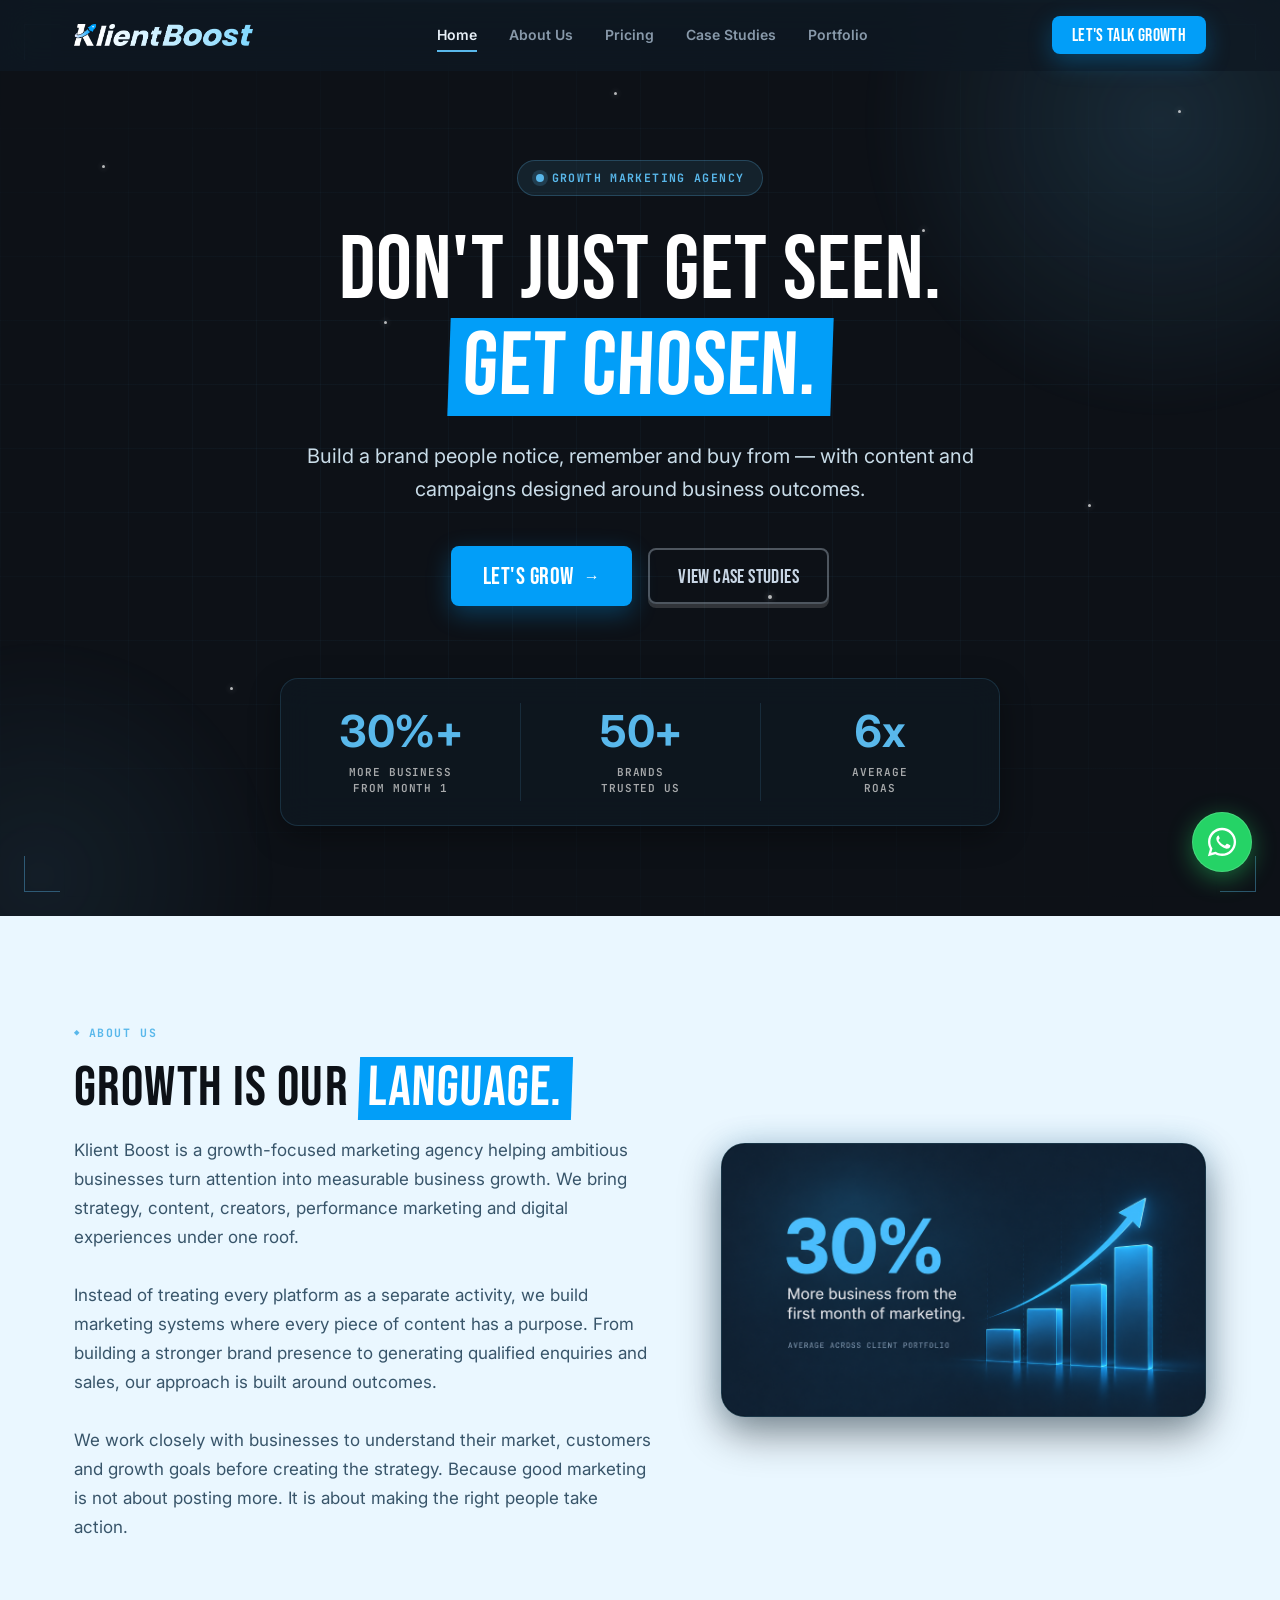
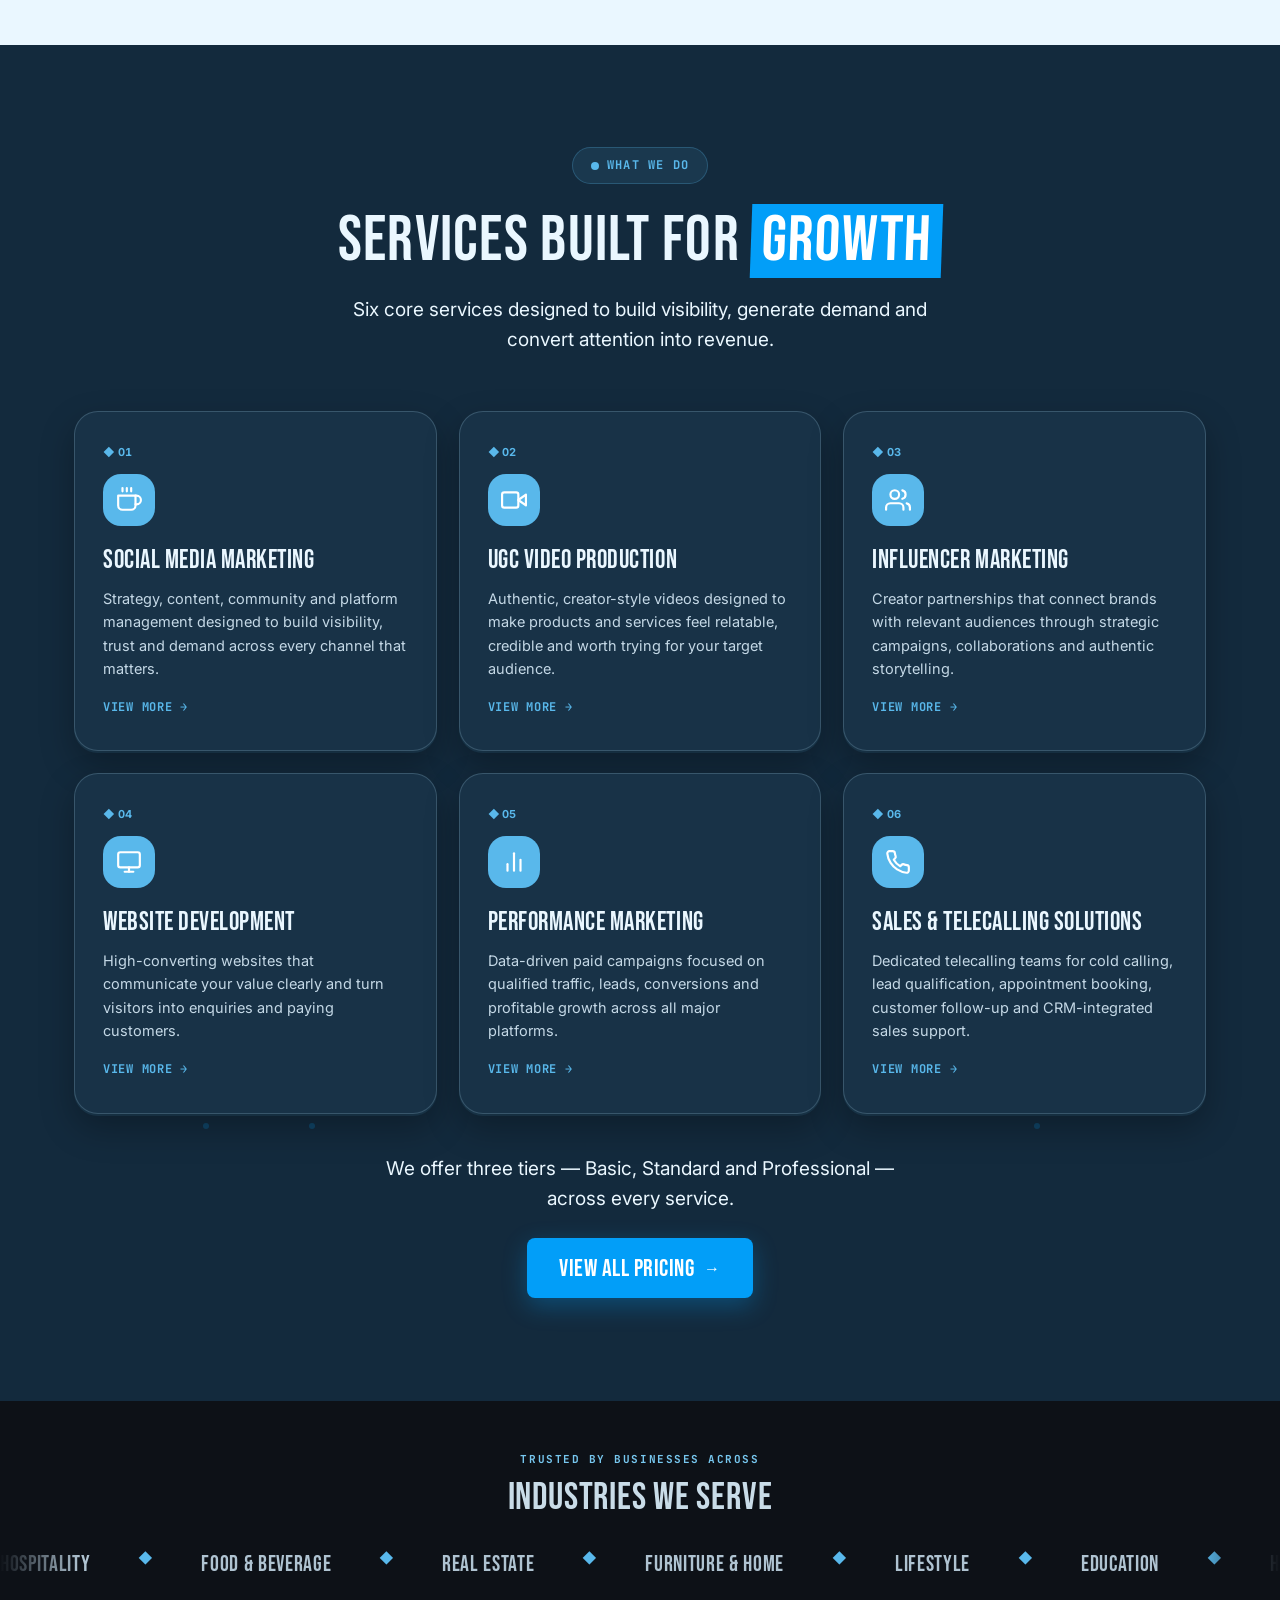
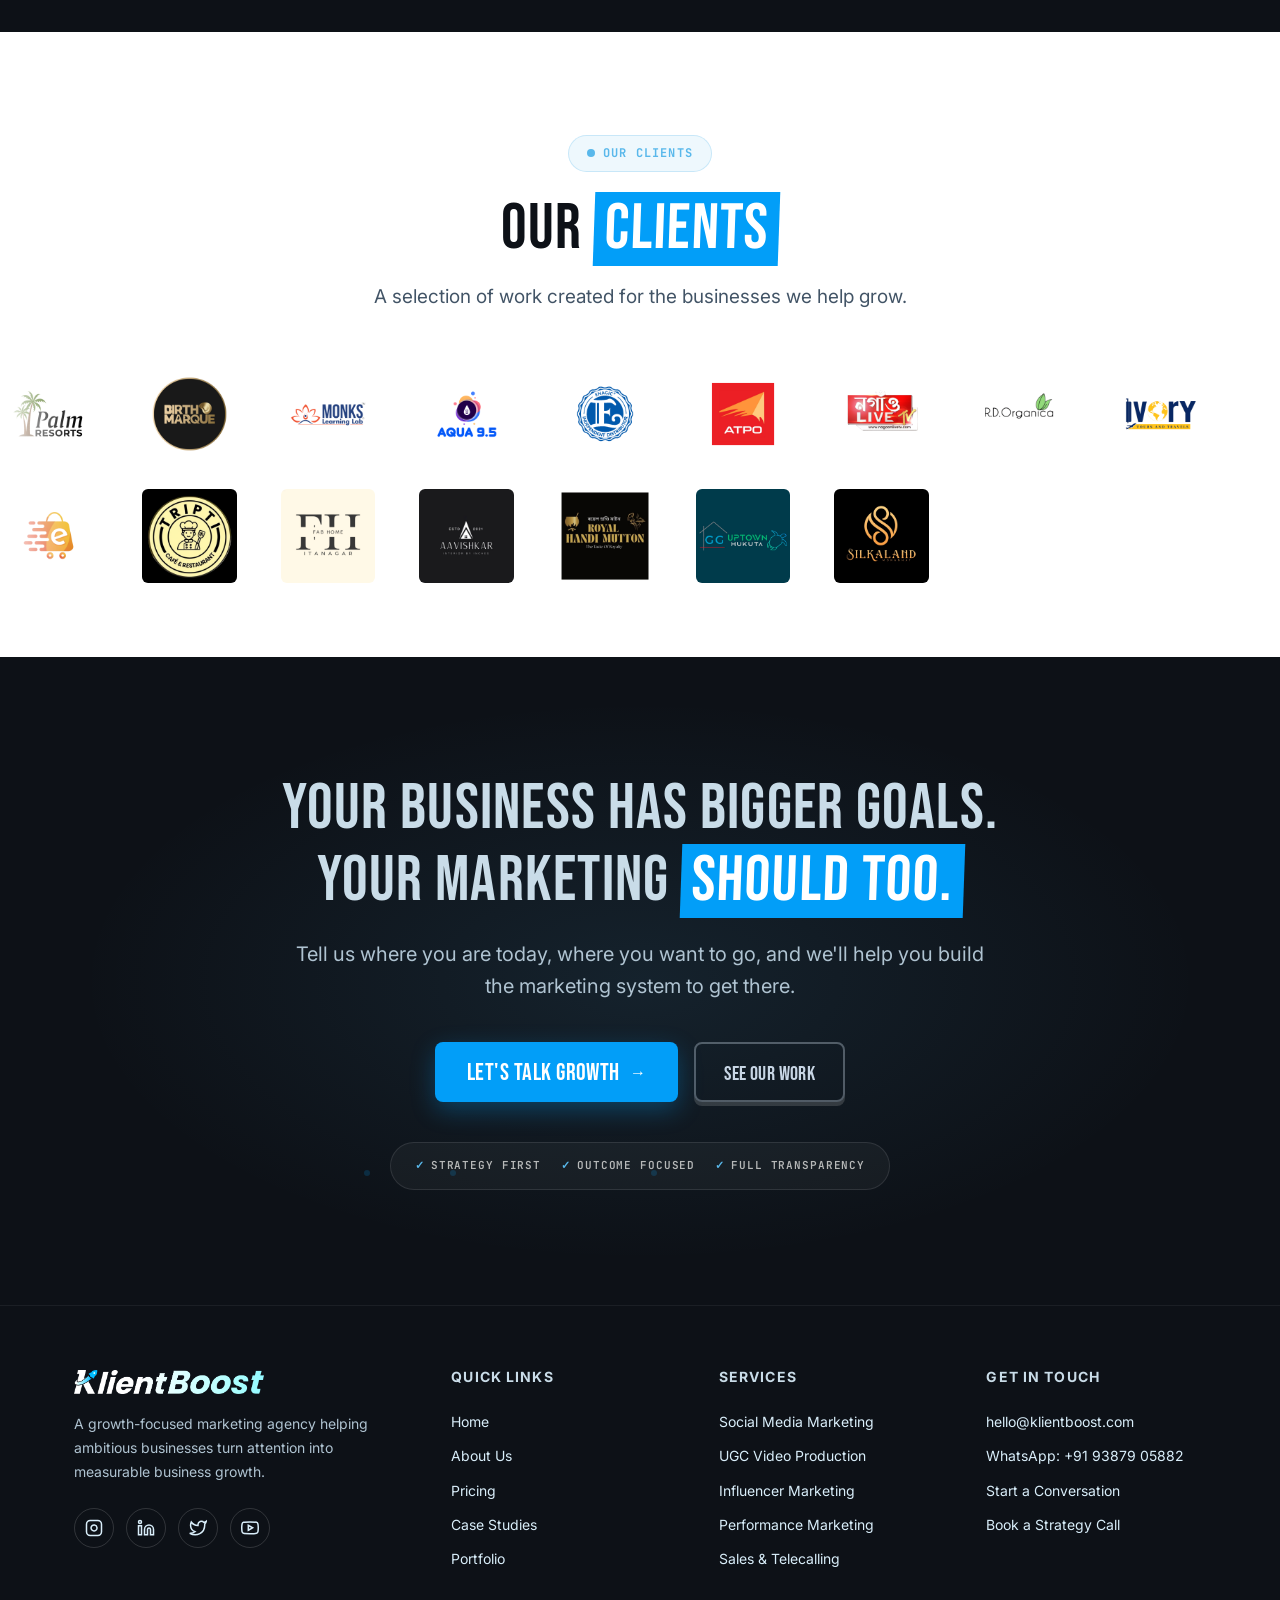
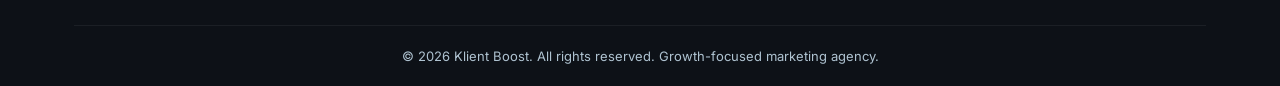
<file: index.html>
<!DOCTYPE html>
<html lang="en">
<head>
    <meta charset="UTF-8">
    <meta name="viewport" content="width=device-width, initial-scale=1.0">
    <title>Klient Boost — Marketing That Moves Business</title>
    <meta name="description" content="Klient Boost is a growth-focused marketing agency combining social media, creators, performance marketing and digital experiences to help brands grow.">
    <meta name="keywords" content="digital marketing agency, performance marketing, social media marketing, UGC video, influencer marketing, website development, Klient Boost">
    <meta name="author" content="Klient Boost">
    <meta name="robots" content="index, follow, max-image-preview:large, max-snippet:-1, max-video-preview:-1">
    <meta name="theme-color" content="#0D1117">
    <link rel="preconnect" href="https://fonts.googleapis.com">
    <link rel="preconnect" href="https://fonts.gstatic.com" crossorigin>
    <link href="https://fonts.googleapis.com/css2?family=Bebas+Neue&family=Inter:wght@400;500;600;700;800&family=JetBrains+Mono:wght@400;500;700&display=swap" rel="stylesheet">
    <link rel="icon" href="favicon.png" type="image/png">
    <link rel="canonical" href="https://www.klientboost.com/">
    <meta property="og:type" content="website">
    <meta property="og:title" content="Klient Boost | Marketing That Moves Business">
    <meta property="og:description" content="A growth marketing partner for brands ready to turn attention into measurable demand.">
    <meta property="og:url" content="https://www.klientboost.com/">
    <meta property="og:site_name" content="Klient Boost">
    <meta property="og:image" content="https://www.klientboost.com/klientboost-logo.png">
    <meta property="og:image:alt" content="Klient Boost logo">
    <meta name="twitter:card" content="summary_large_image">
    <meta name="twitter:title" content="Klient Boost | Marketing That Moves Business">
    <meta name="twitter:description" content="A growth marketing partner for brands ready to turn attention into measurable demand.">
    <meta name="twitter:image" content="https://www.klientboost.com/klientboost-logo.png">
    <link rel="stylesheet" href="styles.css">
</head>
<body>

<!-- ============== NAVIGATION ============== -->
<nav class="navbar">
    <div class="container">
        <div class="nav-inner">
            <a href="index.html" class="nav-brand" aria-label="Klient Boost home"><img src="klientboost-logo-bright.png" alt="Klient Boost" width="320" height="72"></a>
            <div class="nav-links" id="navLinks">
                <a href="index.html" class="active">Home</a>
                <a href="#about">About Us</a>
                <a href="pricing.html">Pricing</a>
                <a href="case-studies.html">Case Studies</a>
                <a href="portfolio.html">Portfolio</a>
            </div>
            <div style="display:flex;align-items:center;gap:12px;">
                <button class="nav-cta" onclick="contactUs()">Let's Talk Growth</button>
                <button class="mobile-toggle" id="mobileToggle">☰</button>
            </div>
        </div>
    </div>
</nav>

<!-- ============== HERO SECTION ============== -->
<section class="hero" id="home">
    <!-- Background Layers -->
    <div class="hero-bg">
        <div class="layer-grid"></div>
        <div class="layer-glow right"></div>
        <div class="layer-glow left"></div>
        <div class="scanline"></div>
        <div class="hud tl"></div>
        <div class="hud tr"></div>
        <div class="hud bl"></div>
        <div class="hud br"></div>
    </div>

    <!-- Particles -->
    <div class="hero-particles">
        <div class="particle"></div>
        <div class="particle"></div>
        <div class="particle"></div>
        <div class="particle"></div>
        <div class="particle"></div>
        <div class="particle"></div>
        <div class="particle"></div>
        <div class="particle"></div>
    </div>

    <div class="container">
        <div class="hero-inner">
            <!-- Badge -->
            <div class="hero-badge">
                <span class="dot"></span>
                <span>Growth Marketing Agency</span>
            </div>

            <!-- Primary hero message -->
            <div class="hero-slide active" data-slide="0">
                <h1>Don't Just Get Seen. <span class="hi">Get Chosen.</span></h1>
                <p class="hero-lead">Build a brand people notice, remember and buy from — with content and campaigns designed around business outcomes.</p>
            </div>

            <!-- CTAs -->
            <div class="hero-cta-row">
                <button class="btn-primary" onclick="contactUs()">
                    <span>Let's Grow</span>
                    <span style="font-size:16px;">→</span>
                </button>
                <a href="case-studies.html" class="btn-ghost" style="color:#fafaf7;border-color:rgba(250,250,247,0.3);box-shadow:0 4px 0 rgba(250,250,247,0.15);">
                    View Case Studies
                </a>
            </div>

            <!-- Hero Stats -->
            <div class="hero-stats">
                <div class="hero-stat">
                    <div class="num" data-count="30" data-suffix="%+">0</div>
                    <div class="lbl">More Business<br>From Month 1</div>
                </div>
                <div class="hero-stat">
                    <div class="num" data-count="50" data-suffix="+">0</div>
                    <div class="lbl">Brands<br>Trusted Us</div>
                </div>
                <div class="hero-stat">
                    <div class="num" data-count="6" data-suffix="x">0</div>
                    <div class="lbl">Average<br>ROAS</div>
                </div>
            </div>
        </div>
    </div>
</section>

<!-- ============== ABOUT US ============== -->
<section class="about" id="about">
    <div class="container">
        <div class="about-grid reveal">
            <div class="about-text">
                <div class="eyebrow">About Us</div>
                <h2 class="section-title">Growth Is Our <span class="hi">Language.</span></h2>
                <p style="font-size:15px;color:#555;line-height:1.7;margin-bottom:28px;">
                    Klient Boost is a growth-focused marketing agency helping ambitious businesses turn attention into measurable business growth. We bring strategy, content, creators, performance marketing and digital experiences under one roof.
                </p>
                <p style="font-size:15px;color:#555;line-height:1.7;margin-bottom:28px;">
                    Instead of treating every platform as a separate activity, we build marketing systems where every piece of content has a purpose. From building a stronger brand presence to generating qualified enquiries and sales, our approach is built around outcomes.
                </p>
                <p style="font-size:15px;color:#555;line-height:1.7;">
                    We work closely with businesses to understand their market, customers and growth goals before creating the strategy. Because good marketing is not about posting more. It is about making the right people take action.
                </p>
            </div>
            <div class="about-visual">
                <div class="proof-graphic-card">
                    <img src="assets/growth-proof.png" alt="30% More business from the first month of marketing — Average across client portfolio" class="proof-graphic-img">
                </div>
            </div>
        </div>
    </div>
</section>

<!-- ============== SERVICES ============== -->
<section class="services" id="services">
    <div class="container">
        <div class="services-header reveal">
            <div class="section-badge">
                <span class="badge-dot"></span>
                <span class="badge-label">What We Do</span>
            </div>
            <h2 class="section-title">Services Built For <span class="hi">Growth</span></h2>
            <p class="section-subtitle" style="margin:0 auto;">Six core services designed to build visibility, generate demand and convert attention into revenue.</p>
        </div>

        <div class="services-grid">
            <!-- Service 1: Social Media Marketing -->
            <div class="service-card reveal">
                <div class="card-number">◆ 01</div>
                <div class="card-icon">
                    <svg viewBox="0 0 24 24" fill="none" stroke="currentColor" stroke-width="2" stroke-linecap="round" stroke-linejoin="round"><path d="M18 8h1a4 4 0 0 1 0 8h-1"></path><path d="M2 8h16v9a4 4 0 0 1-4 4H6a4 4 0 0 1-4-4V8z"></path><line x1="6" y1="1" x2="6" y2="4"></line><line x1="10" y1="1" x2="10" y2="4"></line><line x1="14" y1="1" x2="14" y2="4"></line></svg>
                </div>
                <h3>Social Media Marketing</h3>
                <p>Strategy, content, community and platform management designed to build visibility, trust and demand across every channel that matters.</p>
                <a href="pricing.html#social-media" class="service-view-more">View More →</a>
            </div>

            <!-- Service 2: UGC Video Production -->
            <div class="service-card reveal">
                <div class="card-number">◆ 02</div>
                <div class="card-icon">
                    <svg viewBox="0 0 24 24" fill="none" stroke="currentColor" stroke-width="2" stroke-linecap="round" stroke-linejoin="round"><polygon points="23 7 16 12 23 17 23 7"></polygon><rect x="1" y="5" width="15" height="14" rx="2" ry="2"></rect></svg>
                </div>
                <h3>UGC Video Production</h3>
                <p>Authentic, creator-style videos designed to make products and services feel relatable, credible and worth trying for your target audience.</p>
                <a href="pricing.html#ugc-video" class="service-view-more">View More →</a>
            </div>

            <!-- Service 3: Influencer Marketing -->
            <div class="service-card reveal">
                <div class="card-number">◆ 03</div>
                <div class="card-icon">
                    <svg viewBox="0 0 24 24" fill="none" stroke="currentColor" stroke-width="2" stroke-linecap="round" stroke-linejoin="round"><path d="M17 21v-2a4 4 0 0 0-4-4H5a4 4 0 0 0-4 4v2"></path><circle cx="9" cy="7" r="4"></circle><path d="M23 21v-2a4 4 0 0 0-3-3.87"></path><path d="M16 3.13a4 4 0 0 1 0 7.75"></path></svg>
                </div>
                <h3>Influencer Marketing</h3>
                <p>Creator partnerships that connect brands with relevant audiences through strategic campaigns, collaborations and authentic storytelling.</p>
                <a href="pricing.html#influencer" class="service-view-more">View More →</a>
            </div>

            <!-- Service 4: Website Development -->
            <div class="service-card reveal">
                <div class="card-number">◆ 04</div>
                <div class="card-icon">
                    <svg viewBox="0 0 24 24" fill="none" stroke="currentColor" stroke-width="2" stroke-linecap="round" stroke-linejoin="round"><rect x="2" y="3" width="20" height="14" rx="2" ry="2"></rect><line x1="8" y1="21" x2="16" y2="21"></line><line x1="12" y1="17" x2="12" y2="21"></line></svg>
                </div>
                <h3>Website Development</h3>
                <p>High-converting websites that communicate your value clearly and turn visitors into enquiries and paying customers.</p>
                <a href="pricing.html#website" class="service-view-more">View More →</a>
            </div>

            <!-- Service 5: Performance Marketing -->
            <div class="service-card reveal">
                <div class="card-number">◆ 05</div>
                <div class="card-icon">
                    <svg viewBox="0 0 24 24" fill="none" stroke="currentColor" stroke-width="2" stroke-linecap="round" stroke-linejoin="round"><line x1="18" y1="20" x2="18" y2="10"></line><line x1="12" y1="20" x2="12" y2="4"></line><line x1="6" y1="20" x2="6" y2="14"></line></svg>
                </div>
                <h3>Performance Marketing</h3>
                <p>Data-driven paid campaigns focused on qualified traffic, leads, conversions and profitable growth across all major platforms.</p>
                <a href="pricing.html#performance" class="service-view-more">View More →</a>
            </div>

            <!-- Service 6: Sales & Telecalling Solutions -->
            <div class="service-card reveal">
                <div class="card-number">◆ 06</div>
                <div class="card-icon">
                    <svg viewBox="0 0 24 24" fill="none" stroke="currentColor" stroke-width="2" stroke-linecap="round" stroke-linejoin="round"><path d="M22 16.92v3a2 2 0 0 1-2.18 2 19.79 19.79 0 0 1-8.63-3.07 19.5 19.5 0 0 1-6-6 19.79 19.79 0 0 1-3.07-8.67A2 2 0 0 1 4.11 2h3a2 2 0 0 1 2 1.72 12.84 12.84 0 0 0 .7 2.81 2 2 0 0 1-.45 2.11L8.09 9.91a16 16 0 0 0 6 6l1.27-1.27a2 2 0 0 1 2.11-.45 12.84 12.84 0 0 0 2.81.7A2 2 0 0 1 22 16.92z"></path></svg>
                </div>
                <h3>Sales & Telecalling Solutions</h3>
                <p>Dedicated telecalling teams for cold calling, lead qualification, appointment booking, customer follow-up and CRM-integrated sales support.</p>
                <a href="pricing.html#telecalling" class="service-view-more">View More →</a>
            </div>
        </div>

        <!-- Pricing CTA -->
        <div class="services-pricing-cta reveal" style="text-align:center;padding-top:40px;">
            <p class="section-subtitle" style="margin:0 auto 24px;max-width:540px;">We offer three tiers — Basic, Standard and Professional — across every service.</p>
            <a href="pricing.html" class="btn-primary" style="display:inline-flex;">
                <span>View All Pricing</span>
                <span style="font-size:16px;">→</span>
            </a>
        </div>
    </div>
</section>

<!-- ============== CLIENT TRUST STRIP ============== -->
<section class="trust-section">
    <div class="trust-header">
        <div class="trust-label">Trusted By Businesses Across</div>
        <div class="trust-title">Industries We Serve</div>
    </div>
    <div class="trust-marquee">
        <div class="marquee-track">
            <span class="marquee-item">Hospitality</span><span class="marquee-sep">◆</span>
            <span class="marquee-item">Food & Beverage</span><span class="marquee-sep">◆</span>
            <span class="marquee-item">Real Estate</span><span class="marquee-sep">◆</span>
            <span class="marquee-item">Furniture & Home</span><span class="marquee-sep">◆</span>
            <span class="marquee-item">Lifestyle</span><span class="marquee-sep">◆</span>
            <span class="marquee-item">Education</span><span class="marquee-sep">◆</span>
            <span class="marquee-item">Healthcare</span><span class="marquee-sep">◆</span>
            <span class="marquee-item">E-Commerce</span><span class="marquee-sep">◆</span>
            <span class="marquee-item">Technology</span><span class="marquee-sep">◆</span>
            <!-- Duplicate for infinite scroll -->
            <span class="marquee-item">Hospitality</span><span class="marquee-sep">◆</span>
            <span class="marquee-item">Food & Beverage</span><span class="marquee-sep">◆</span>
            <span class="marquee-item">Real Estate</span><span class="marquee-sep">◆</span>
            <span class="marquee-item">Furniture & Home</span><span class="marquee-sep">◆</span>
            <span class="marquee-item">Lifestyle</span><span class="marquee-sep">◆</span>
            <span class="marquee-item">Education</span><span class="marquee-sep">◆</span>
            <span class="marquee-item">Healthcare</span><span class="marquee-sep">◆</span>
            <span class="marquee-item">E-Commerce</span><span class="marquee-sep">◆</span>
            <span class="marquee-item">Technology</span><span class="marquee-sep">◆</span>
        </div>
    </div>
</section>

<!-- ============== OUR CLIENTS ============== -->
<section class="clients-section" id="clients">
    <div class="container">
        <div class="clients-header reveal">
            <div class="section-badge">
                <span class="badge-dot"></span>
                <span class="badge-label">Our Clients</span>
            </div>
            <h2 class="section-title">Our <span class="hi">Clients</span></h2>
            <p class="section-subtitle" style="margin:0 auto;">A selection of work created for the businesses we help grow.</p>
        </div>
    </div>

    <!-- Slider Row 1 — scrolls left -->
    <div class="client-logo-slider" aria-label="Client portfolio slider row 1">
        <div class="client-logo-track" id="clientLogoTrackLeft"></div>
    </div>
    <!-- Slider Row 2 — scrolls right -->
    <div class="client-logo-slider client-logo-slider-reverse" aria-label="Client portfolio slider row 2">
        <div class="client-logo-track" id="clientLogoTrackRight"></div>
    </div>
</section>

<!-- ============== FINAL CTA ============== -->
<section class="final-cta">
    <div class="container">
        <div class="reveal">
            <h2>Your Business Has Bigger Goals. Your Marketing <span class="hi">Should Too.</span></h2>
            <p class="lead">Tell us where you are today, where you want to go, and we'll help you build the marketing system to get there.</p>
            <div class="final-cta-buttons">
                <button class="btn-primary" onclick="contactUs()">
                    <span>Let's Talk Growth</span>
                    <span style="font-size:16px;">→</span>
                </button>
                <a href="portfolio.html" class="btn-ghost" style="color:#fafaf7;border-color:rgba(250,250,247,0.3);box-shadow:0 4px 0 rgba(250,250,247,0.15);">
                    See Our Work
                </a>
            </div>
            <div class="final-meta" style="margin-top:40px;">
                <span class="final-meta-item">Strategy First</span>
                <span class="final-meta-item">Outcome Focused</span>
                <span class="final-meta-item">Full Transparency</span>
            </div>
        </div>
    </div>
</section>

<!-- ============== FOOTER ============== -->
<footer class="site-footer">
    <div class="container">
        <div class="footer-grid">
            <div>
                <a href="index.html" class="footer-brand footer-logo" aria-label="Klient Boost home"><img src="klientboost-logo-bright.png" alt="Klient Boost" width="320" height="72"></a>
                <p class="footer-desc">A growth-focused marketing agency helping ambitious businesses turn attention into measurable business growth.</p>
                <div class="footer-social">
                    <a href="#" aria-label="Instagram">
                        <svg width="18" height="18" viewBox="0 0 24 24" fill="none" stroke="currentColor" stroke-width="2"><rect x="2" y="2" width="20" height="20" rx="5" ry="5"></rect><path d="M16 11.37A4 4 0 1 1 12.63 8 4 4 0 0 1 16 11.37z"></path><line x1="17.5" y1="6.5" x2="17.51" y2="6.5"></line></svg>
                    </a>
                    <a href="#" aria-label="LinkedIn">
                        <svg width="18" height="18" viewBox="0 0 24 24" fill="none" stroke="currentColor" stroke-width="2"><path d="M16 8a6 6 0 0 1 6 6v7h-4v-7a2 2 0 0 0-2-2 2 2 0 0 0-2 2v7h-4v-7a6 6 0 0 1 6-6z"></path><rect x="2" y="9" width="4" height="12"></rect><circle cx="4" cy="4" r="2"></circle></svg>
                    </a>
                    <a href="#" aria-label="Twitter">
                        <svg width="18" height="18" viewBox="0 0 24 24" fill="none" stroke="currentColor" stroke-width="2"><path d="M23 3a10.9 10.9 0 0 1-3.14 1.53 4.48 4.48 0 0 0-7.86 3v1A10.66 10.66 0 0 1 3 4s-4 9 5 13a11.64 11.64 0 0 1-7 2c9 5 20 0 20-11.5a4.5 4.5 0 0 0-.08-.83A7.72 7.72 0 0 0 23 3z"></path></svg>
                    </a>
                    <a href="#" aria-label="YouTube">
                        <svg width="18" height="18" viewBox="0 0 24 24" fill="none" stroke="currentColor" stroke-width="2"><path d="M22.54 6.42a2.78 2.78 0 0 0-1.94-2C18.88 4 12 4 12 4s-6.88 0-8.6.46a2.78 2.78 0 0 0-1.94 2A29 29 0 0 0 1 11.75a29 29 0 0 0 .46 5.33A2.78 2.78 0 0 0 3.4 19.1c1.72.46 8.6.46 8.6.46s6.88 0 8.6-.46a2.78 2.78 0 0 0 1.94-2 29 29 0 0 0 .46-5.25 29 29 0 0 0-.46-5.33z"></path><polygon points="9.75 15.02 15.5 11.75 9.75 8.48 9.75 15.02"></polygon></svg>
                    </a>
                </div>
            </div>
            <div class="footer-col">
                <h4>Quick Links</h4>
                <a href="index.html">Home</a>
                <a href="#about">About Us</a>
                <a href="pricing.html">Pricing</a>
                <a href="case-studies.html">Case Studies</a>
                <a href="portfolio.html">Portfolio</a>
            </div>
            <div class="footer-col">
                <h4>Services</h4>
                <a href="pricing.html#social-media">Social Media Marketing</a>
                <a href="pricing.html#ugc-video">UGC Video Production</a>
                <a href="pricing.html#influencer">Influencer Marketing</a>
                <a href="pricing.html#performance">Performance Marketing</a>
                <a href="pricing.html#telecalling">Sales & Telecalling</a>
            </div>
            <div class="footer-col">
                <h4>Get In Touch</h4>
                <a href="mailto:hello@klientboost.com">hello@klientboost.com</a>
                <a href="https://wa.me/919387905882" target="_blank" rel="noopener noreferrer">WhatsApp: +91 93879 05882</a>
                <a href="https://wa.me/919387905882" target="_blank" rel="noopener noreferrer" onclick="contactUs(); return false;">Start a Conversation</a>
                <a href="https://wa.me/919387905882" target="_blank" rel="noopener noreferrer" onclick="contactUs(); return false;">Book a Strategy Call</a>
            </div>
        </div>
        <div class="footer-bottom">
            © 2026 Klient Boost. All rights reserved. Growth-focused marketing agency.
        </div>
    </div>
</footer>

<script src="script.js"></script>
</body>
</html>
</file>
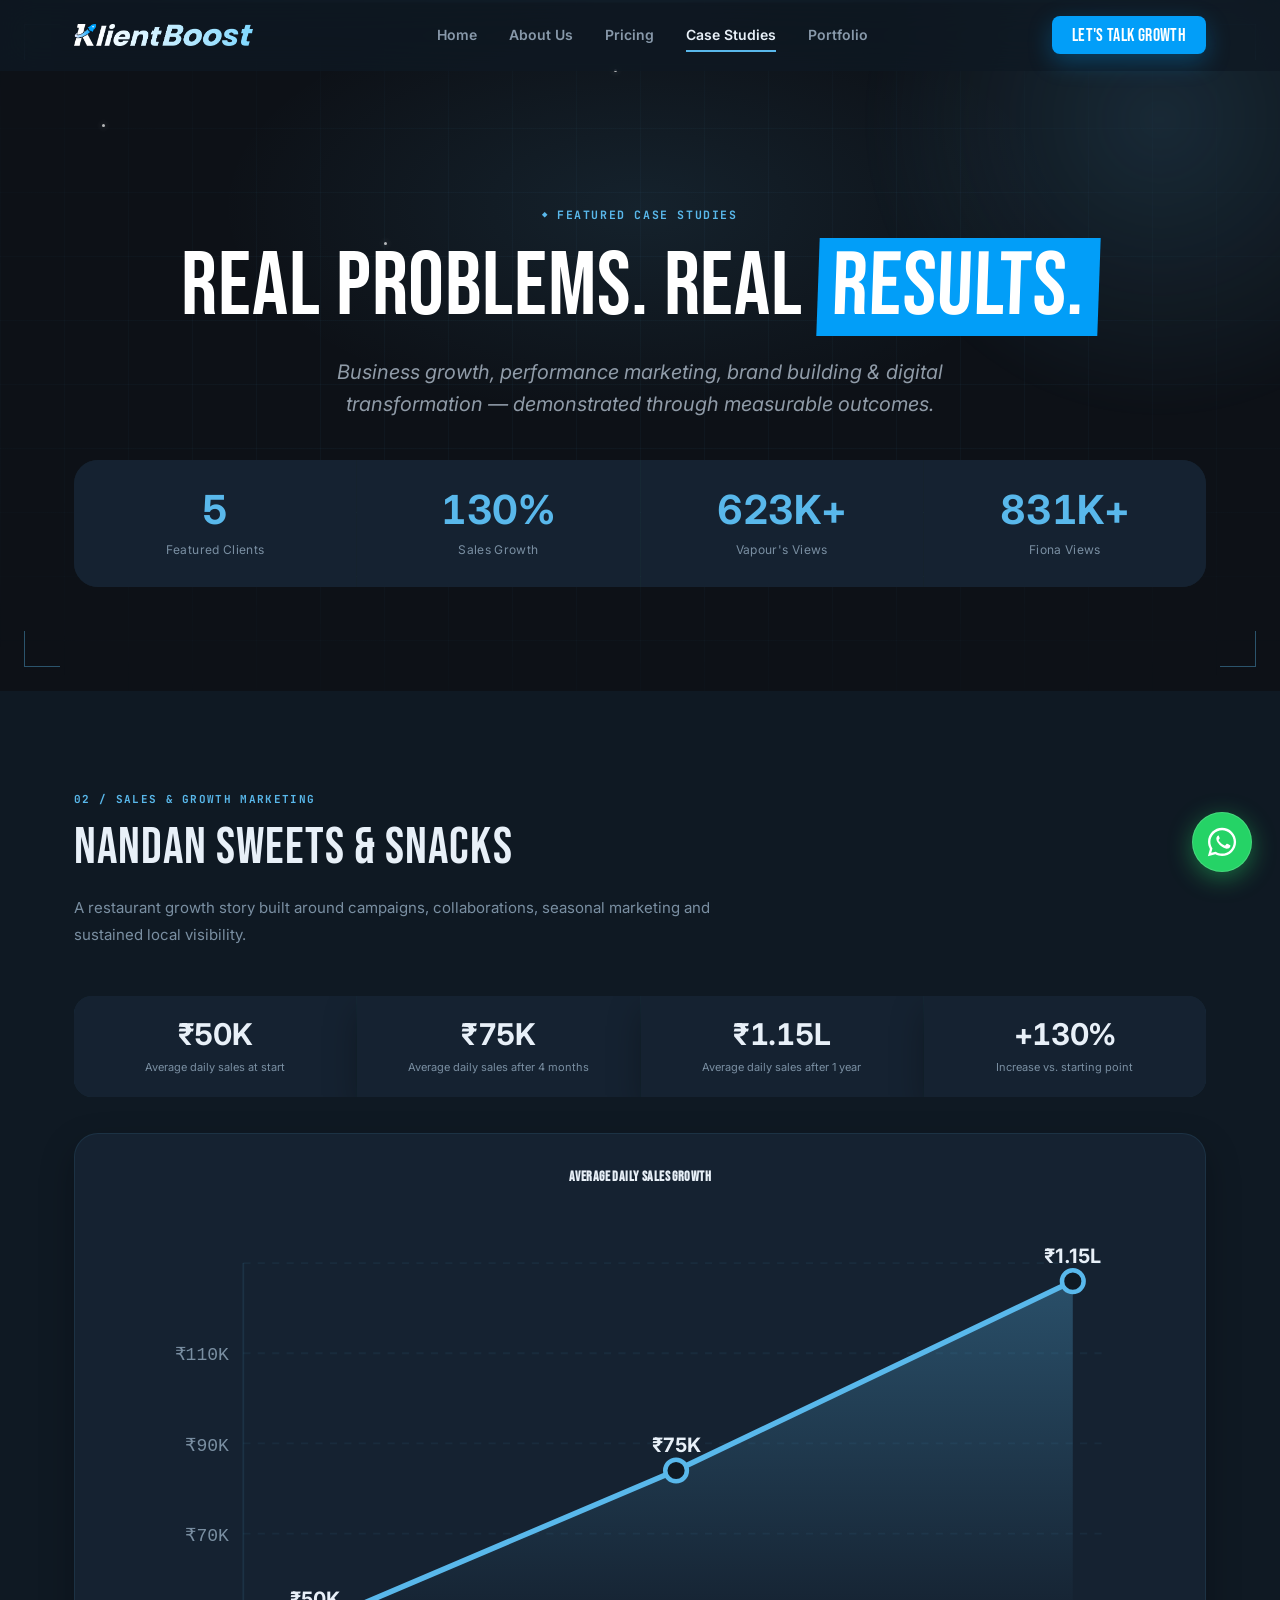
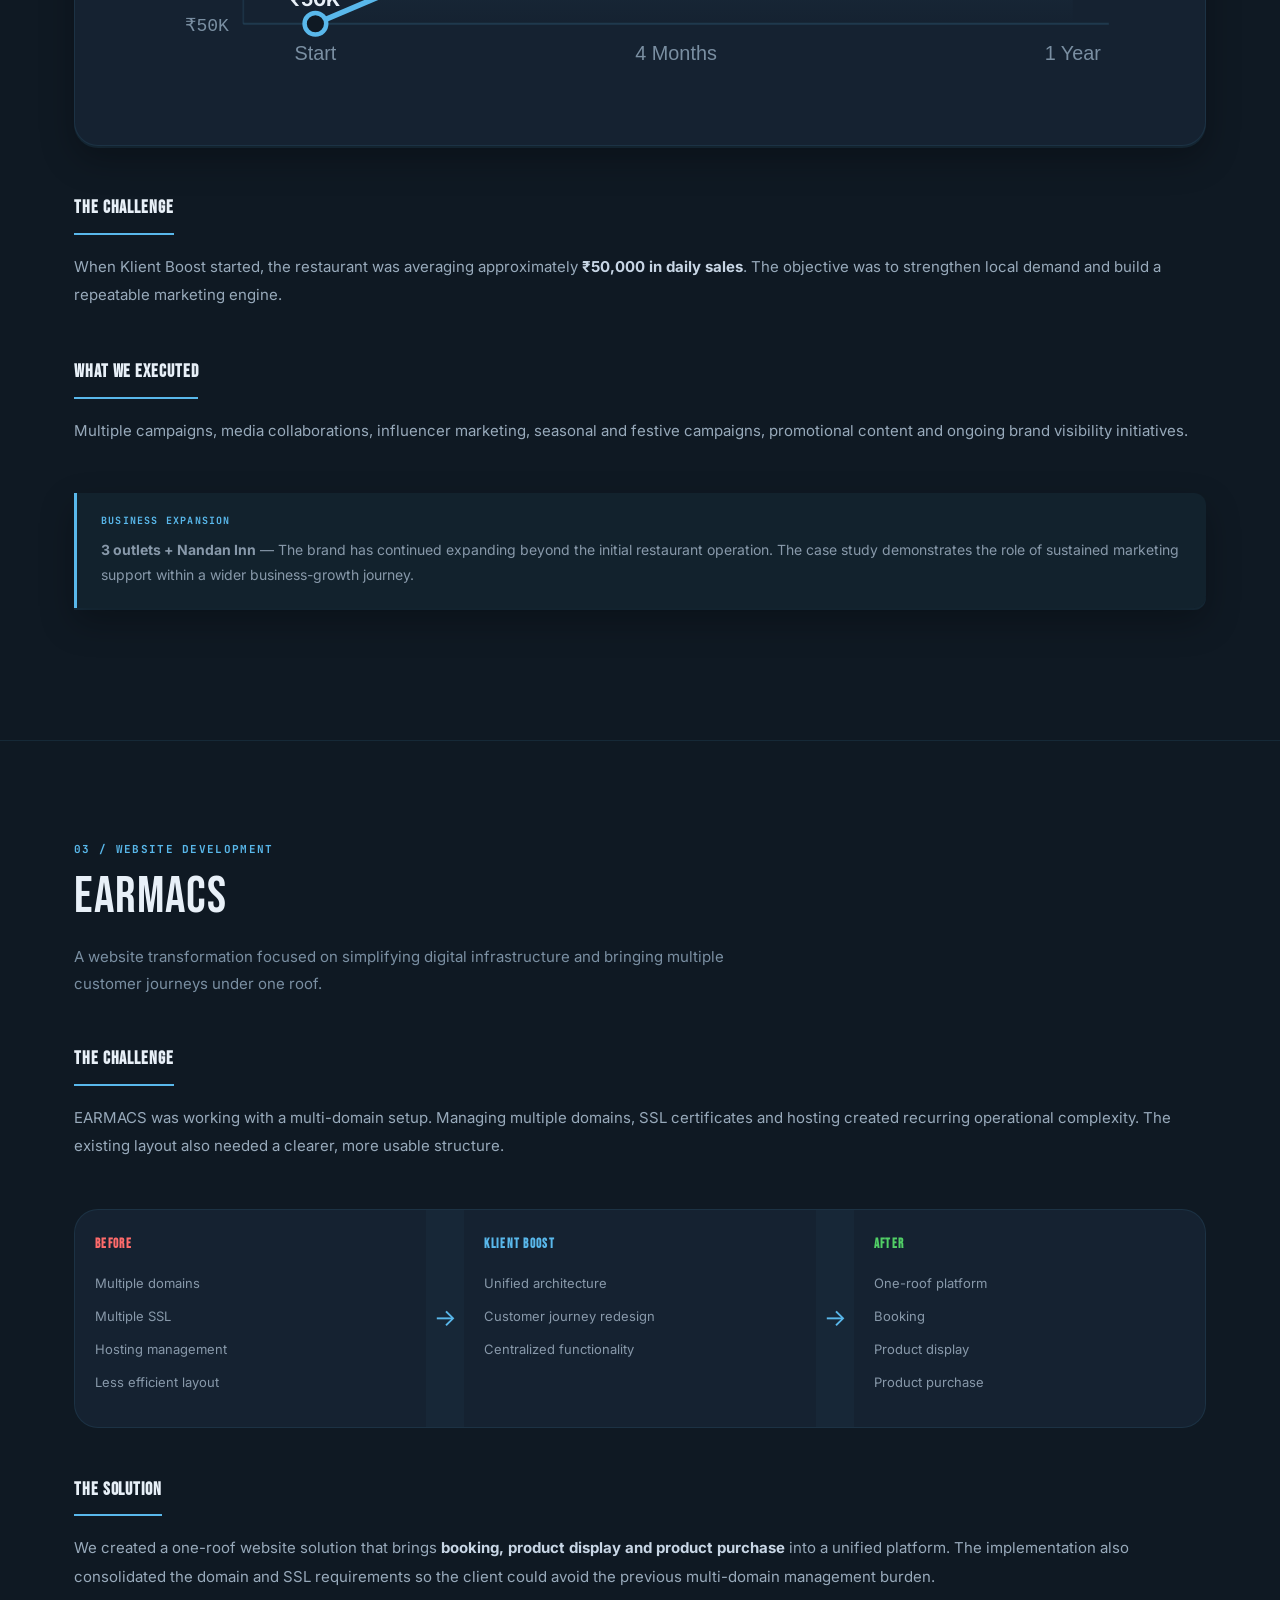
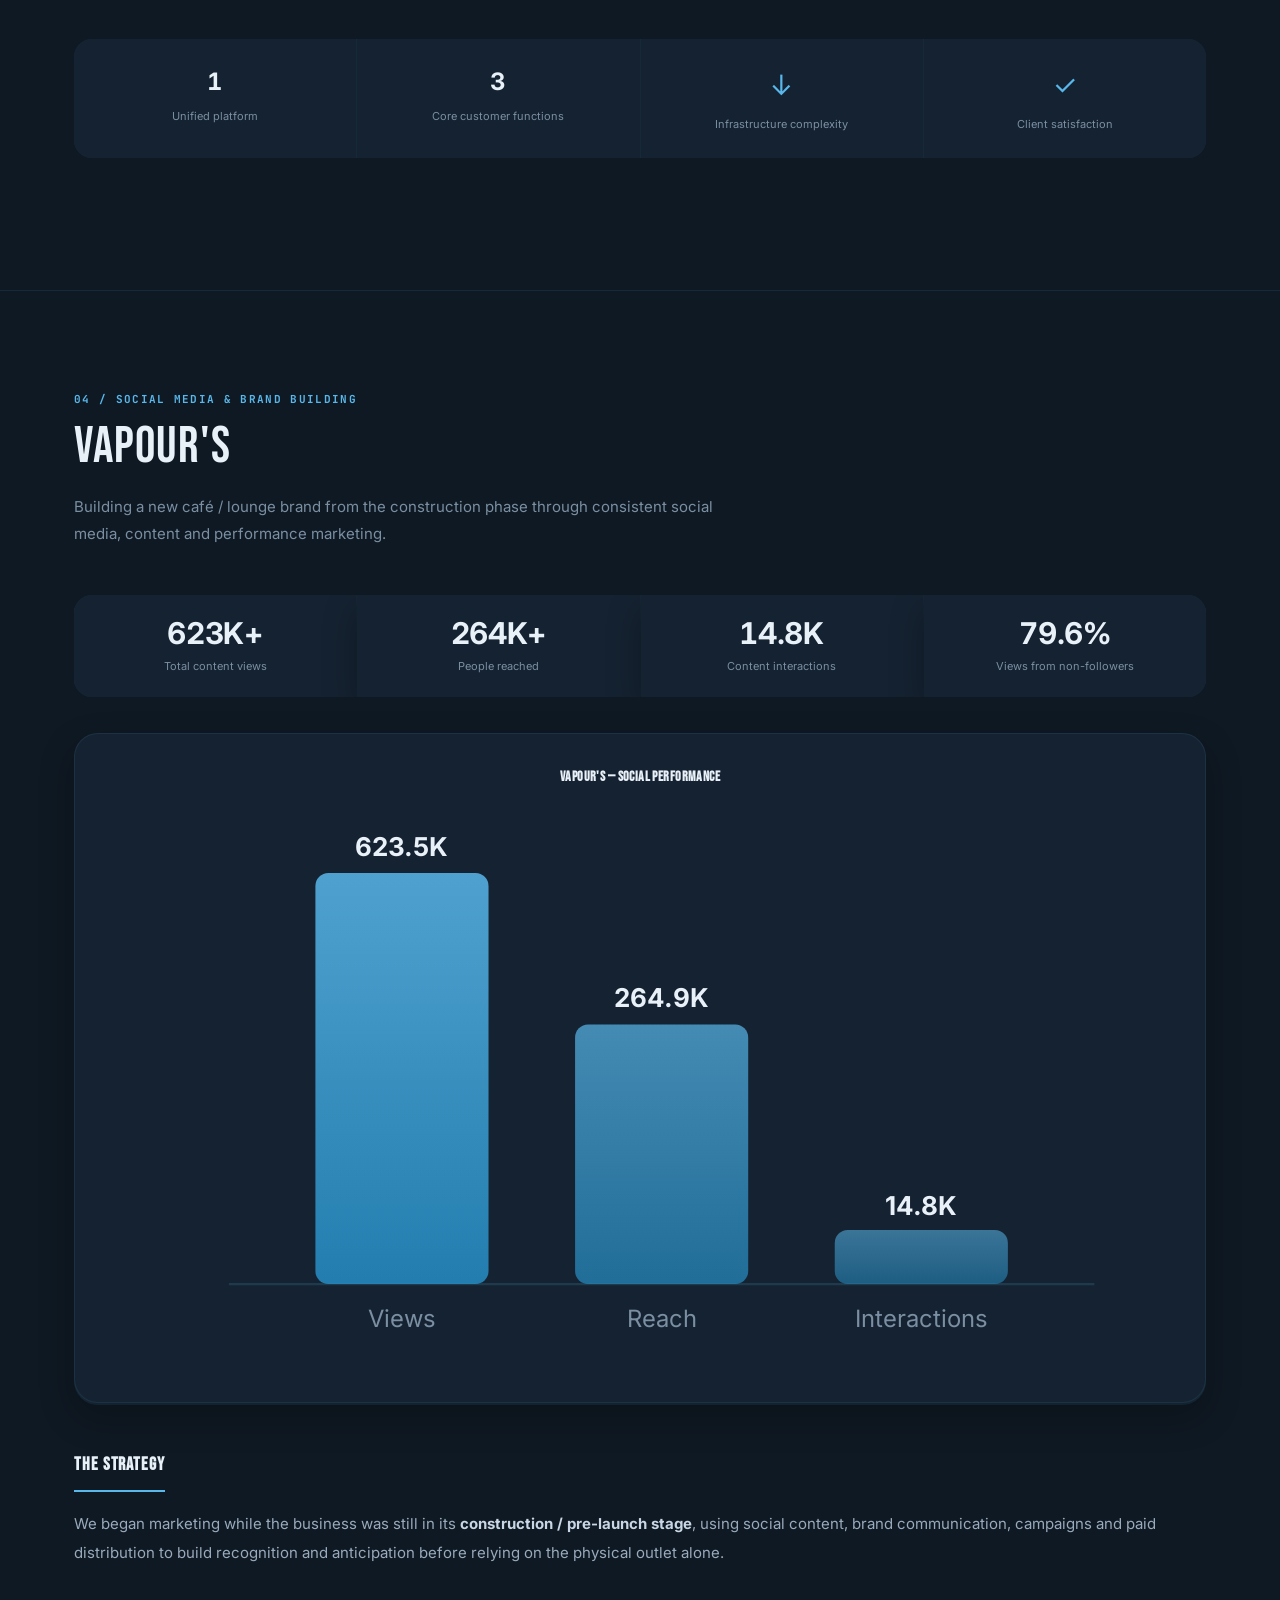
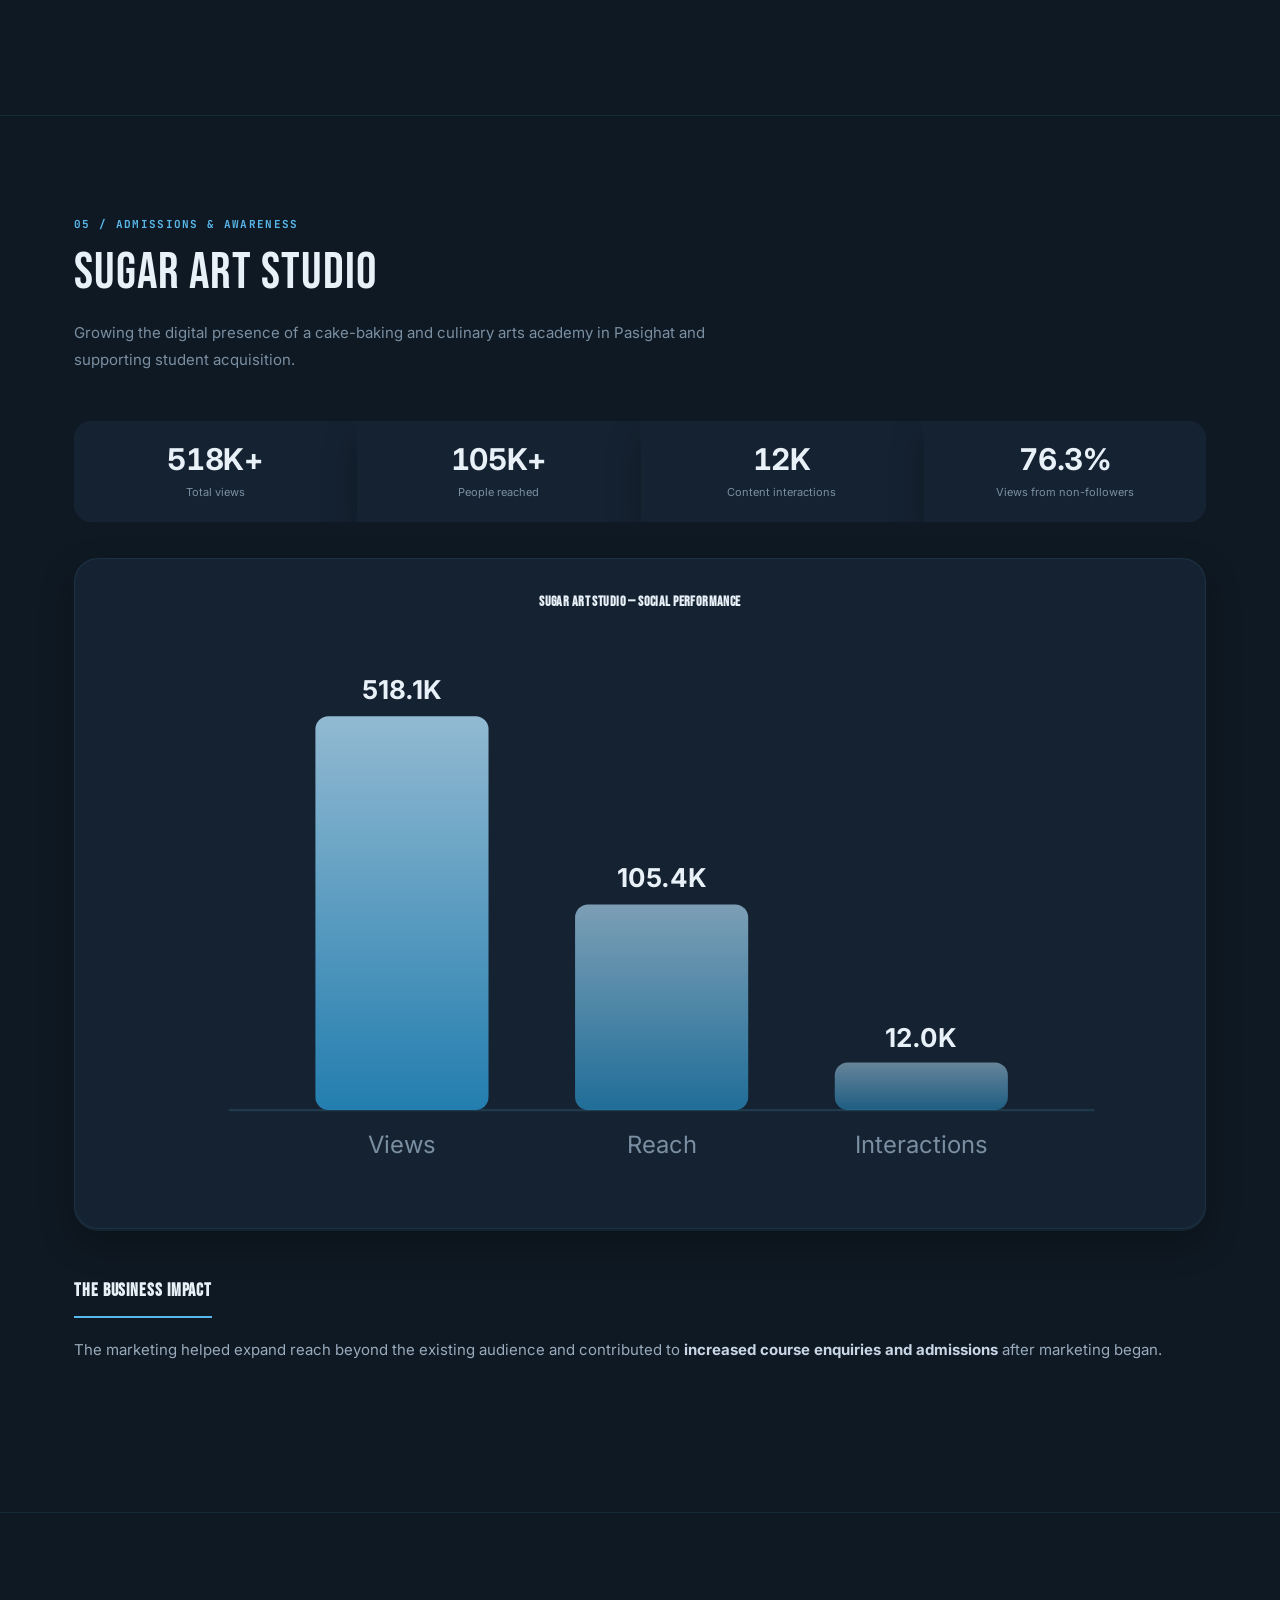
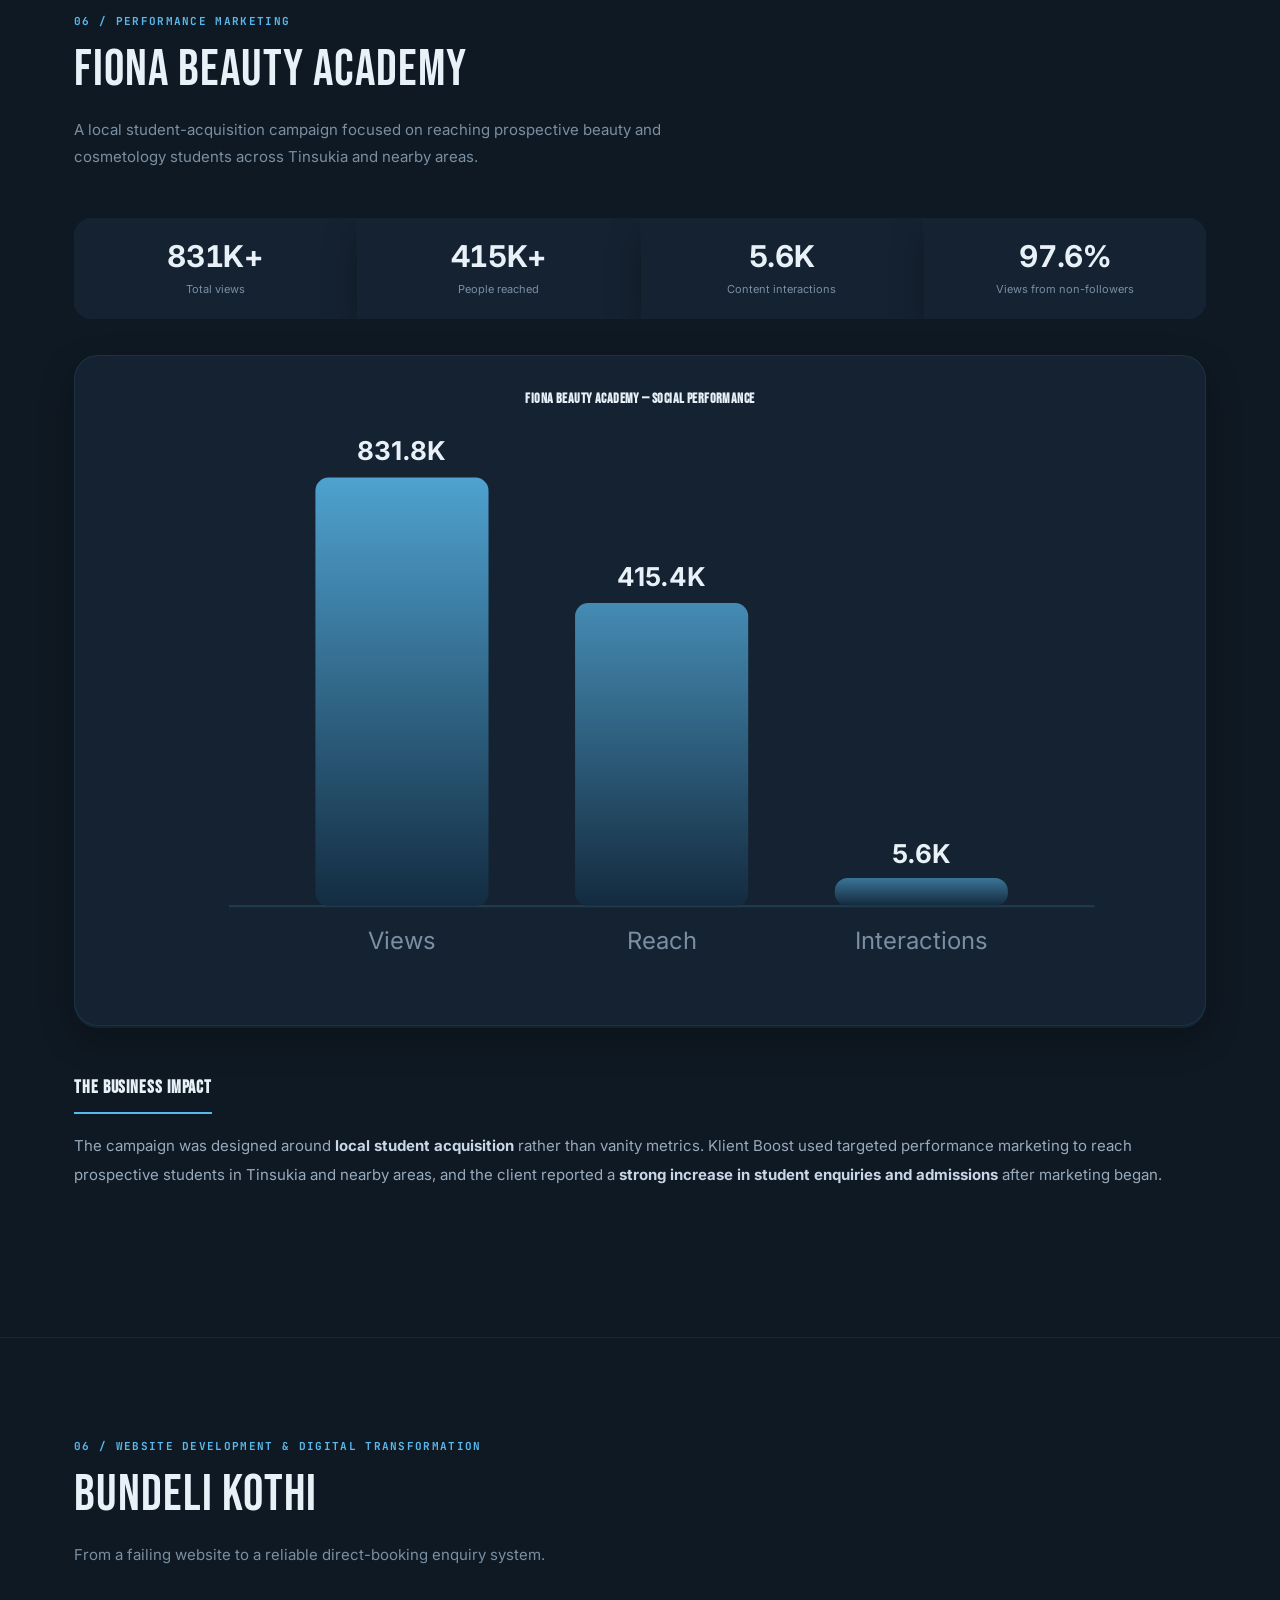
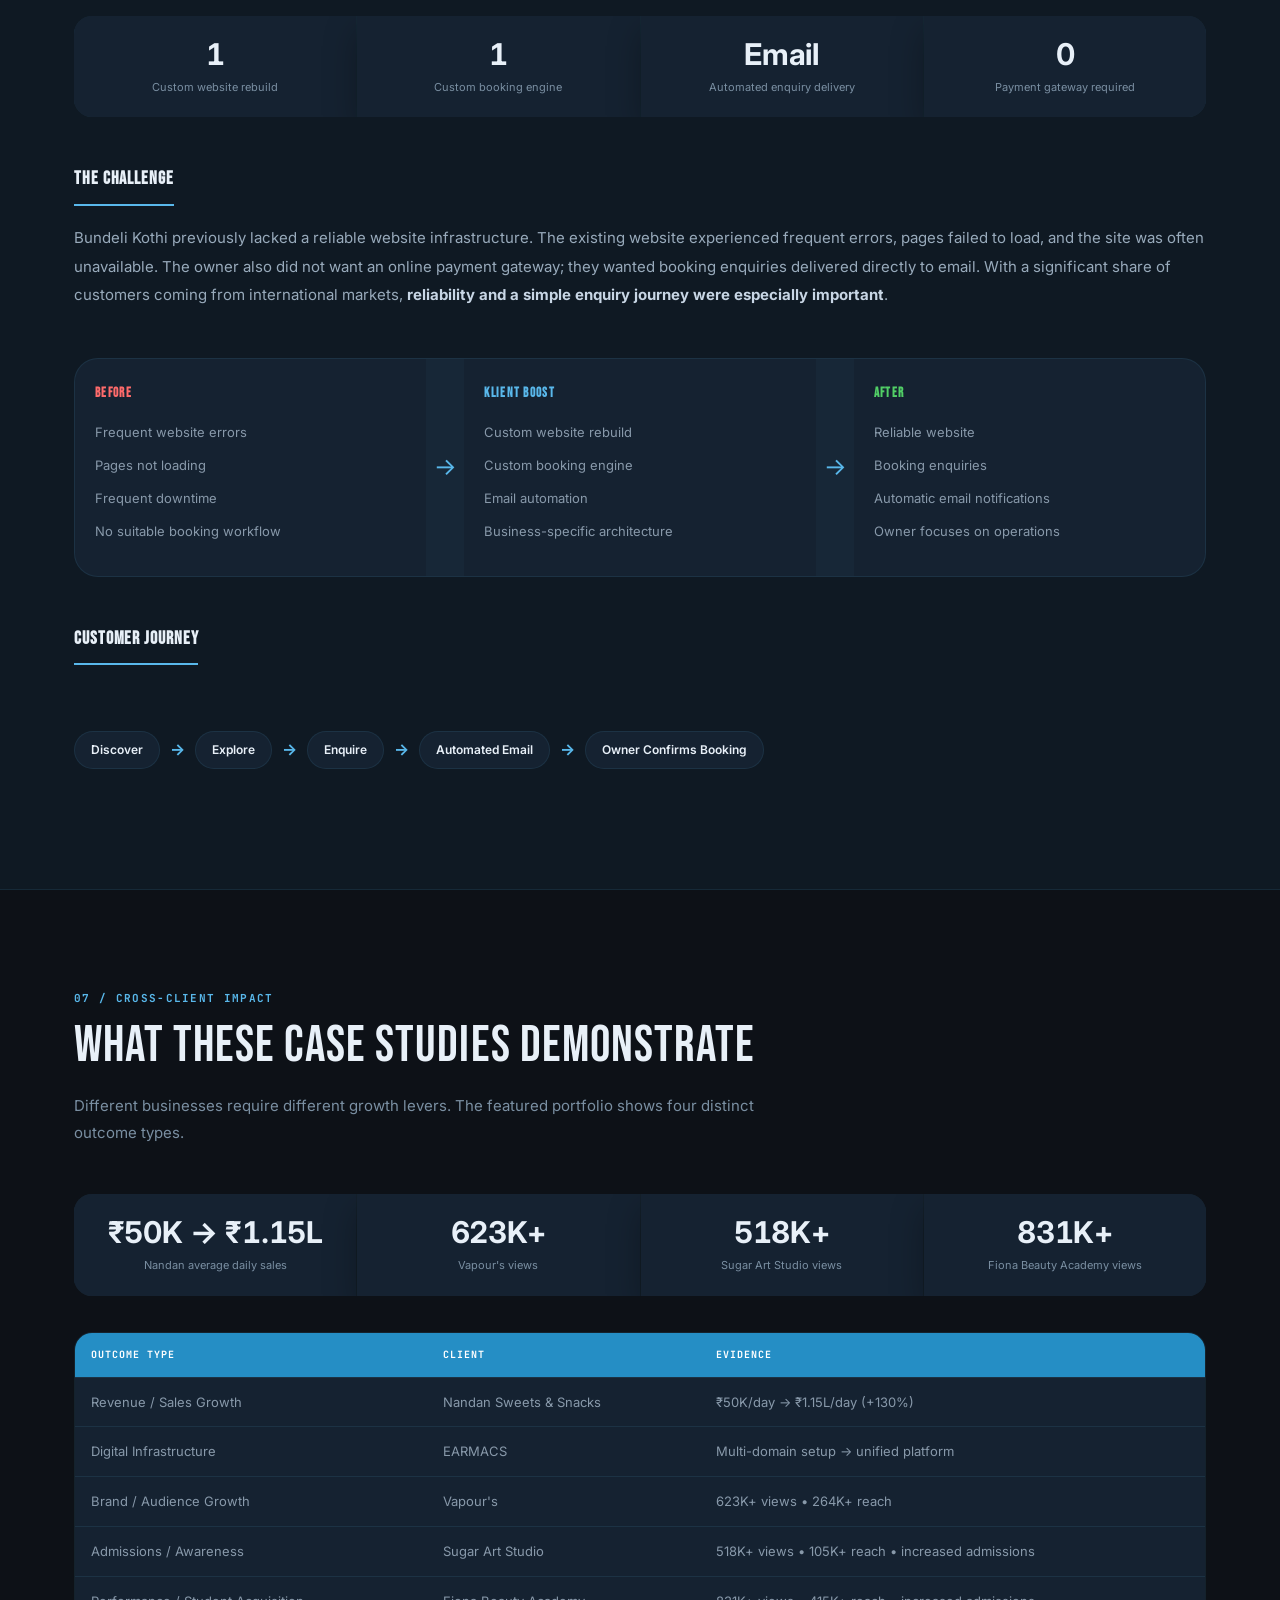
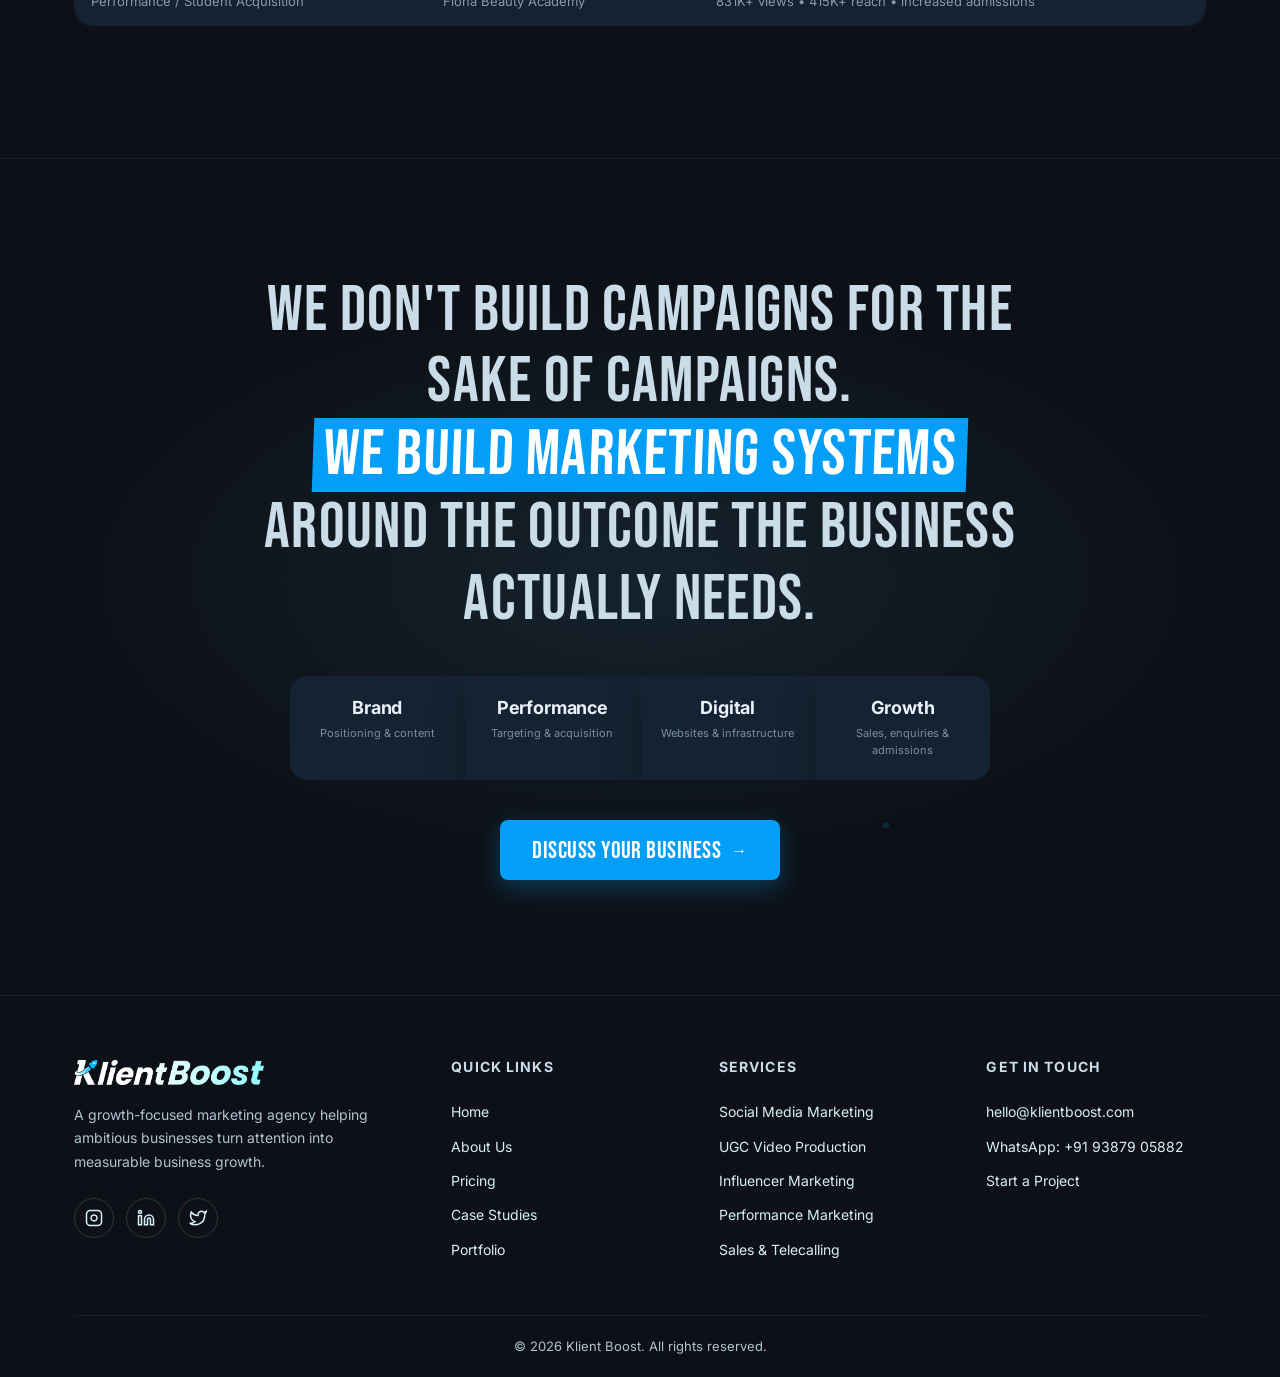
<file: case-studies.html>
<!DOCTYPE html>
<html lang="en">
<head>
    <meta charset="UTF-8">
    <meta name="viewport" content="width=device-width, initial-scale=1.0">
    <title>Case Studies — Klient Boost</title>
    <meta name="description" content="Real case studies from Klient Boost. See how we helped Nandan Sweets, EARMACS, Vapour's, Sugar Art Studio, Fiona Beauty Academy and Bundeli Kothi grow.">
    <link rel="preconnect" href="https://fonts.googleapis.com">
    <link rel="preconnect" href="https://fonts.gstatic.com" crossorigin>
    <link href="https://fonts.googleapis.com/css2?family=Bebas+Neue&family=Inter:wght@400;500;600;700;800&family=JetBrains+Mono:wght@400;500;700&display=swap" rel="stylesheet">
    <link rel="icon" href="favicon.png" type="image/png">
    <link rel="stylesheet" href="styles.css">
    <style>
        /* Case Study Page Specific */
        .cs-hero-stats { display:grid; grid-template-columns:repeat(4,1fr); gap:1px; background:var(--line); border-radius:var(--radius-lg); overflow:hidden; margin:40px 0 24px; }
        .cs-hero-stat { background:var(--paper-2); padding:28px 16px; text-align:center; }
        .cs-hero-stat .num { font-family:var(--f-num, 'Inter', sans-serif); font-size:clamp(28px,3.5vw,40px); color:var(--primary); font-weight:700; line-height:1.1; letter-spacing:-0.01em; }
        .cs-hero-stat .label { font-family:var(--f-body); font-size:12px; color:var(--muted); margin-top:8px; letter-spacing:0.03em; }

        .cs-section { padding:clamp(60px,8vw,100px) 0; border-bottom:1px solid var(--line); }
        .cs-section:last-of-type { border-bottom:none; }

        .cs-header { margin-bottom:48px; }
        .cs-number { font-family:var(--f-mono); font-size:11px; font-weight:700; letter-spacing:0.12em; text-transform:uppercase; color:var(--primary); margin-bottom:10px; }
        .cs-title { font-size:clamp(32px,4vw,52px); color:#e8f0f8; line-height:1.15; margin-bottom:16px; }
        .cs-subtitle { font-family:var(--f-body); color:var(--muted); font-size:15px; max-width:680px; line-height:1.8; }

        .cs-stats-bar { display:grid; grid-template-columns:repeat(4,1fr); gap:1px; background:var(--line); border-radius:var(--radius-md); overflow:hidden; margin:36px 0; }
        .cs-stat { background:var(--paper-2); padding:22px 14px; text-align:center; }
        .cs-stat .val { font-family:var(--f-num, 'Inter', sans-serif); font-size:clamp(22px,2.5vw,30px); color:#e8f0f8; font-weight:700; line-height:1.1; letter-spacing:-0.01em; }
        .cs-stat .desc { font-family:var(--f-body); font-size:11px; color:var(--muted); margin-top:8px; line-height:1.5; }

        .cs-block { margin:48px 0; }
        .cs-block-title { font-family:var(--f-display); font-size:18px; font-weight:700; color:#e8f0f8; text-transform:uppercase; letter-spacing:0.05em; margin-bottom:18px; padding-bottom:10px; border-bottom:2px solid var(--primary); display:inline-block; }
        .cs-block p { font-family:var(--f-body); color:#98aabb; font-size:15px; line-height:1.9; margin-bottom:10px; }
        .cs-block strong { color:#c8d6e5; }

        /* SVG Chart Container */
        .cs-chart { background:var(--paper-2); border:1px solid var(--line); border-radius:var(--radius-lg); padding:32px 24px 24px; margin:32px 0; }
        .cs-chart-title { font-family:var(--f-display); font-size:14px; color:#e8f0f8; text-align:center; margin-bottom:20px; font-weight:600; letter-spacing:0.03em; }

        /* Before → After visual */
        .cs-transform { display:grid; grid-template-columns:1fr auto 1fr auto 1fr; gap:0; align-items:stretch; margin:36px 0; background:var(--paper-2); border:1px solid var(--line); border-radius:var(--radius-lg); overflow:hidden; }
        .cs-transform-col { padding:28px 20px; }
        .cs-transform-col h4 { font-size:13px; font-weight:700; text-transform:uppercase; letter-spacing:0.1em; margin-bottom:16px; }
        .cs-transform-col.before h4 { color:#ff6b6b; }
        .cs-transform-col.process h4 { color:var(--primary); }
        .cs-transform-col.after h4 { color:#51cf66; }
        .cs-transform-col ul { list-style:none; }
        .cs-transform-col li { font-family:var(--f-body); font-size:13px; color:#8899aa; padding:6px 0; line-height:1.6; }
        .cs-transform-arrow { display:flex; align-items:center; justify-content:center; font-size:24px; color:var(--primary); padding:0 8px; background:rgba(89,184,235,0.03); }

        /* Outcome grid */
        .cs-outcome { display:grid; grid-template-columns:repeat(4,1fr); gap:1px; background:var(--line); border-radius:var(--radius-md); overflow:hidden; margin:32px 0; }
        .cs-outcome-item { background:var(--paper-2); padding:24px 16px; text-align:center; }
        .cs-outcome-item .icon { font-size:28px; color:var(--primary); margin-bottom:8px; }
        .cs-outcome-item .val { font-family:var(--f-num, 'Inter', sans-serif); font-size:24px; color:#e8f0f8; font-weight:700; letter-spacing:-0.01em; }
        .cs-outcome-item .label { font-family:var(--f-body); font-size:11px; color:var(--muted); margin-top:6px; }

        /* Expansion note */
        .cs-note { background:rgba(89,184,235,0.05); border-left:3px solid var(--primary); padding:20px 24px; border-radius:0 var(--radius-sm) var(--radius-sm) 0; margin:32px 0; }
        .cs-note-label { font-family:var(--f-mono); font-size:10px; font-weight:700; letter-spacing:0.12em; text-transform:uppercase; color:var(--primary); margin-bottom:8px; }
        .cs-note p { font-family:var(--f-body); font-size:14px; color:#8899aa; line-height:1.8; margin:0; }

        /* Impact Table */
        .cs-table { width:100%; border-collapse:separate; border-spacing:0; border:1px solid var(--line); border-radius:var(--radius-md); overflow:hidden; margin:32px 0; }
        .cs-table th { background:var(--primary-dark); color:#fff; font-family:var(--f-mono); font-size:10px; font-weight:700; letter-spacing:0.1em; text-transform:uppercase; padding:14px 16px; text-align:left; }
        .cs-table td { padding:14px 16px; font-family:var(--f-body); font-size:13px; color:#8899aa; border-top:1px solid var(--line); background:var(--paper-2); line-height:1.6; }
        .cs-table tr:hover td { background:rgba(89,184,235,0.04); }

        /* Customer journey */
        .cs-journey { display:flex; align-items:center; gap:10px; flex-wrap:wrap; margin:20px 0; }
        .cs-journey-step { background:var(--paper-2); border:1px solid var(--line); padding:8px 16px; border-radius:var(--radius-full); font-family:var(--f-body); font-size:12px; color:#e8f0f8; font-weight:600; }
        .cs-journey-arrow { color:var(--primary); font-weight:700; }

        @media (max-width:768px) {
            .cs-hero-stats, .cs-stats-bar, .cs-outcome { grid-template-columns:repeat(2,1fr); }
            .cs-transform { grid-template-columns:1fr; }
            .cs-transform-arrow { padding:8px 0; transform:rotate(90deg); }
        }
    </style>
</head>
<body>

<!-- ============== NAVIGATION ============== -->
<nav class="navbar">
    <div class="container">
        <div class="nav-inner">
            <a href="index.html" class="nav-brand" aria-label="Klient Boost home"><img src="klientboost-logo-bright.png" alt="Klient Boost" width="320" height="72"></a>
            <div class="nav-links" id="navLinks">
                <a href="index.html">Home</a>
                <a href="index.html#about">About Us</a>
                <a href="pricing.html">Pricing</a>
                <a href="case-studies.html" class="active">Case Studies</a>
                <a href="portfolio.html">Portfolio</a>
            </div>
            <div style="display:flex;align-items:center;gap:12px;">
                <button class="nav-cta" onclick="contactUs()">Let's Talk Growth</button>
                <button class="mobile-toggle" id="mobileToggle">☰</button>
            </div>
        </div>
    </div>
</nav>

<!-- ============== HERO ============== -->
<section class="page-hero">
    <div class="hero-bg">
        <div class="layer-grid"></div>
        <div class="layer-glow right"></div>
        <div class="scanline"></div>
        <div class="hud tl"></div><div class="hud tr"></div><div class="hud bl"></div><div class="hud br"></div>
    </div>
    <div class="hero-particles"><div class="particle"></div><div class="particle"></div><div class="particle"></div><div class="particle"></div></div>
    <div class="container">
        <div class="eyebrow" style="color:var(--primary);">Featured Case Studies</div>
        <h1>Real Problems. Real <span class="hi">Results.</span></h1>
        <p class="lead" style="color:rgba(200,214,229,0.7);text-align:center;margin:0 auto;max-width:680px;">
            Business growth, performance marketing, brand building & digital transformation — demonstrated through measurable outcomes.
        </p>
        <div class="cs-hero-stats">
            <div class="cs-hero-stat"><div class="num">5</div><div class="label">Featured Clients</div></div>
            <div class="cs-hero-stat"><div class="num">130%</div><div class="label">Sales Growth</div></div>
            <div class="cs-hero-stat"><div class="num">623K+</div><div class="label">Vapour's Views</div></div>
            <div class="cs-hero-stat"><div class="num">831K+</div><div class="label">Fiona Views</div></div>
        </div>
    </div>
</section>

<!-- ======== 1. NANDAN SWEETS & SNACKS ======== -->
<section class="cs-section" id="nandan">
    <div class="container">
        <div class="cs-header reveal">
            <div class="cs-number">02 / Sales & Growth Marketing</div>
            <h2 class="cs-title">Nandan Sweets & Snacks</h2>
            <p class="cs-subtitle">A restaurant growth story built around campaigns, collaborations, seasonal marketing and sustained local visibility.</p>
        </div>

        <div class="cs-stats-bar reveal">
            <div class="cs-stat"><div class="val">₹50K</div><div class="desc">Average daily sales at start</div></div>
            <div class="cs-stat"><div class="val">₹75K</div><div class="desc">Average daily sales after 4 months</div></div>
            <div class="cs-stat"><div class="val">₹1.15L</div><div class="desc">Average daily sales after 1 year</div></div>
            <div class="cs-stat"><div class="val">+130%</div><div class="desc">Increase vs. starting point</div></div>
        </div>

        <!-- SVG Growth Chart -->
        <div class="cs-chart reveal">
            <div class="cs-chart-title">Average Daily Sales Growth</div>
            <svg viewBox="0 0 600 280" style="width:100%;height:auto;" xmlns="http://www.w3.org/2000/svg">
                <!-- Grid lines -->
                <line x1="80" y1="30" x2="80" y2="230" stroke="rgba(89,184,235,0.1)" stroke-width="1"/>
                <line x1="80" y1="230" x2="560" y2="230" stroke="rgba(89,184,235,0.15)" stroke-width="1"/>
                <line x1="80" y1="180" x2="560" y2="180" stroke="rgba(89,184,235,0.06)" stroke-width="1" stroke-dasharray="4"/>
                <line x1="80" y1="130" x2="560" y2="130" stroke="rgba(89,184,235,0.06)" stroke-width="1" stroke-dasharray="4"/>
                <line x1="80" y1="80" x2="560" y2="80" stroke="rgba(89,184,235,0.06)" stroke-width="1" stroke-dasharray="4"/>
                <line x1="80" y1="30" x2="560" y2="30" stroke="rgba(89,184,235,0.06)" stroke-width="1" stroke-dasharray="4"/>
                <!-- Y-axis labels -->
                <text x="72" y="234" fill="#7a8fa2" font-size="10" text-anchor="end" font-family="monospace">₹50K</text>
                <text x="72" y="184" fill="#7a8fa2" font-size="10" text-anchor="end" font-family="monospace">₹70K</text>
                <text x="72" y="134" fill="#7a8fa2" font-size="10" text-anchor="end" font-family="monospace">₹90K</text>
                <text x="72" y="84" fill="#7a8fa2" font-size="10" text-anchor="end" font-family="monospace">₹110K</text>
                <!-- Area fill -->
                <path d="M120,230 L320,145 L540,40 L540,230 Z" fill="url(#areaGrad)" opacity="0.3"/>
                <defs><linearGradient id="areaGrad" x1="0" y1="0" x2="0" y2="1"><stop offset="0%" stop-color="#59B8EB"/><stop offset="100%" stop-color="#59B8EB" stop-opacity="0"/></linearGradient></defs>
                <!-- Growth line -->
                <polyline points="120,230 320,145 540,40" fill="none" stroke="#59B8EB" stroke-width="3" stroke-linecap="round" stroke-linejoin="round"/>
                <!-- Data points -->
                <circle cx="120" cy="230" r="6" fill="#0F1923" stroke="#59B8EB" stroke-width="2.5"/>
                <circle cx="320" cy="145" r="6" fill="#0F1923" stroke="#59B8EB" stroke-width="2.5"/>
                <circle cx="540" cy="40" r="6" fill="#0F1923" stroke="#59B8EB" stroke-width="2.5"/>
                <!-- Data labels -->
                <text x="120" y="250" fill="#7a8fa2" font-size="11" text-anchor="middle" font-family="sans-serif">Start</text>
                <text x="320" y="250" fill="#7a8fa2" font-size="11" text-anchor="middle" font-family="sans-serif">4 Months</text>
                <text x="540" y="250" fill="#7a8fa2" font-size="11" text-anchor="middle" font-family="sans-serif">1 Year</text>
                <text x="120" y="220" fill="#e8f0f8" font-size="11" text-anchor="middle" font-weight="bold">₹50K</text>
                <text x="320" y="135" fill="#e8f0f8" font-size="11" text-anchor="middle" font-weight="bold">₹75K</text>
                <text x="540" y="30" fill="#e8f0f8" font-size="11" text-anchor="middle" font-weight="bold">₹1.15L</text>
            </svg>
        </div>

        <div class="cs-block reveal">
            <div class="cs-block-title">The Challenge</div>
            <p>When Klient Boost started, the restaurant was averaging approximately <strong>₹50,000 in daily sales</strong>. The objective was to strengthen local demand and build a repeatable marketing engine.</p>
        </div>
        <div class="cs-block reveal">
            <div class="cs-block-title">What We Executed</div>
            <p>Multiple campaigns, media collaborations, influencer marketing, seasonal and festive campaigns, promotional content and ongoing brand visibility initiatives.</p>
        </div>
        <div class="cs-note reveal">
            <div class="cs-note-label">Business Expansion</div>
            <p><strong>3 outlets + Nandan Inn</strong> — The brand has continued expanding beyond the initial restaurant operation. The case study demonstrates the role of sustained marketing support within a wider business-growth journey.</p>
        </div>
    </div>
</section>

<!-- ======== 2. EARMACS ======== -->
<section class="cs-section" id="earmacs">
    <div class="container">
        <div class="cs-header reveal">
            <div class="cs-number">03 / Website Development</div>
            <h2 class="cs-title">EARMACS</h2>
            <p class="cs-subtitle">A website transformation focused on simplifying digital infrastructure and bringing multiple customer journeys under one roof.</p>
        </div>

        <div class="cs-block reveal">
            <div class="cs-block-title">The Challenge</div>
            <p>EARMACS was working with a multi-domain setup. Managing multiple domains, SSL certificates and hosting created recurring operational complexity. The existing layout also needed a clearer, more usable structure.</p>
        </div>

        <div class="cs-transform reveal">
            <div class="cs-transform-col before">
                <h4>Before</h4>
                <ul><li>Multiple domains</li><li>Multiple SSL</li><li>Hosting management</li><li>Less efficient layout</li></ul>
            </div>
            <div class="cs-transform-arrow">→</div>
            <div class="cs-transform-col process">
                <h4>Klient Boost</h4>
                <ul><li>Unified architecture</li><li>Customer journey redesign</li><li>Centralized functionality</li></ul>
            </div>
            <div class="cs-transform-arrow">→</div>
            <div class="cs-transform-col after">
                <h4>After</h4>
                <ul><li>One-roof platform</li><li>Booking</li><li>Product display</li><li>Product purchase</li></ul>
            </div>
        </div>

        <div class="cs-block reveal">
            <div class="cs-block-title">The Solution</div>
            <p>We created a one-roof website solution that brings <strong>booking, product display and product purchase</strong> into a unified platform. The implementation also consolidated the domain and SSL requirements so the client could avoid the previous multi-domain management burden.</p>
        </div>

        <div class="cs-outcome reveal">
            <div class="cs-outcome-item"><div class="val">1</div><div class="label">Unified platform</div></div>
            <div class="cs-outcome-item"><div class="val">3</div><div class="label">Core customer functions</div></div>
            <div class="cs-outcome-item"><div class="icon">↓</div><div class="label">Infrastructure complexity</div></div>
            <div class="cs-outcome-item"><div class="icon">✓</div><div class="label">Client satisfaction</div></div>
        </div>
    </div>
</section>

<!-- ======== 3. VAPOUR'S ======== -->
<section class="cs-section" id="vapours">
    <div class="container">
        <div class="cs-header reveal">
            <div class="cs-number">04 / Social Media & Brand Building</div>
            <h2 class="cs-title">Vapour's</h2>
            <p class="cs-subtitle">Building a new café / lounge brand from the construction phase through consistent social media, content and performance marketing.</p>
        </div>

        <div class="cs-stats-bar reveal">
            <div class="cs-stat"><div class="val">623K+</div><div class="desc">Total content views</div></div>
            <div class="cs-stat"><div class="val">264K+</div><div class="desc">People reached</div></div>
            <div class="cs-stat"><div class="val">14.8K</div><div class="desc">Content interactions</div></div>
            <div class="cs-stat"><div class="val">79.6%</div><div class="desc">Views from non-followers</div></div>
        </div>

        <!-- Bar Chart -->
        <div class="cs-chart reveal">
            <div class="cs-chart-title">Vapour's — Social Performance</div>
            <svg viewBox="0 0 500 260" style="width:100%;height:auto;" xmlns="http://www.w3.org/2000/svg">
                <line x1="60" y1="220" x2="460" y2="220" stroke="rgba(89,184,235,0.15)" stroke-width="1"/>
                <!-- Bar 1: Views 623K -->
                <rect x="100" y="30" width="80" height="190" rx="6" fill="url(#barGrad1)" opacity="0.85"/>
                <text x="140" y="22" fill="#e8f0f8" font-size="12" text-anchor="middle" font-weight="bold">623.5K</text>
                <text x="140" y="240" fill="#7a8fa2" font-size="11" text-anchor="middle">Views</text>
                <!-- Bar 2: Reach 264K -->
                <rect x="220" y="100" width="80" height="120" rx="6" fill="url(#barGrad1)" opacity="0.7"/>
                <text x="260" y="92" fill="#e8f0f8" font-size="12" text-anchor="middle" font-weight="bold">264.9K</text>
                <text x="260" y="240" fill="#7a8fa2" font-size="11" text-anchor="middle">Reach</text>
                <!-- Bar 3: Interactions 14.8K -->
                <rect x="340" y="195" width="80" height="25" rx="6" fill="url(#barGrad1)" opacity="0.55"/>
                <text x="380" y="188" fill="#e8f0f8" font-size="12" text-anchor="middle" font-weight="bold">14.8K</text>
                <text x="380" y="240" fill="#7a8fa2" font-size="11" text-anchor="middle">Interactions</text>
                <defs><linearGradient id="barGrad1" x1="0" y1="0" x2="0" y2="1"><stop offset="0%" stop-color="#59B8EB"/><stop offset="100%" stop-color="#258ec5"/></linearGradient></defs>
            </svg>
        </div>

        <div class="cs-block reveal">
            <div class="cs-block-title">The Strategy</div>
            <p>We began marketing while the business was still in its <strong>construction / pre-launch stage</strong>, using social content, brand communication, campaigns and paid distribution to build recognition and anticipation before relying on the physical outlet alone.</p>
        </div>
    </div>
</section>

<!-- ======== 4. SUGAR ART STUDIO ======== -->
<section class="cs-section" id="sugar-art">
    <div class="container">
        <div class="cs-header reveal">
            <div class="cs-number">05 / Admissions & Awareness</div>
            <h2 class="cs-title">Sugar Art Studio</h2>
            <p class="cs-subtitle">Growing the digital presence of a cake-baking and culinary arts academy in Pasighat and supporting student acquisition.</p>
        </div>

        <div class="cs-stats-bar reveal">
            <div class="cs-stat"><div class="val">518K+</div><div class="desc">Total views</div></div>
            <div class="cs-stat"><div class="val">105K+</div><div class="desc">People reached</div></div>
            <div class="cs-stat"><div class="val">12K</div><div class="desc">Content interactions</div></div>
            <div class="cs-stat"><div class="val">76.3%</div><div class="desc">Views from non-followers</div></div>
        </div>

        <!-- Bar Chart -->
        <div class="cs-chart reveal">
            <div class="cs-chart-title">Sugar Art Studio — Social Performance</div>
            <svg viewBox="0 0 500 260" style="width:100%;height:auto;" xmlns="http://www.w3.org/2000/svg">
                <line x1="60" y1="220" x2="460" y2="220" stroke="rgba(89,184,235,0.15)" stroke-width="1"/>
                <rect x="100" y="38" width="80" height="182" rx="6" fill="url(#barGrad2)" opacity="0.85"/>
                <text x="140" y="30" fill="#e8f0f8" font-size="12" text-anchor="middle" font-weight="bold">518.1K</text>
                <text x="140" y="240" fill="#7a8fa2" font-size="11" text-anchor="middle">Views</text>
                <rect x="220" y="125" width="80" height="95" rx="6" fill="url(#barGrad2)" opacity="0.7"/>
                <text x="260" y="117" fill="#e8f0f8" font-size="12" text-anchor="middle" font-weight="bold">105.4K</text>
                <text x="260" y="240" fill="#7a8fa2" font-size="11" text-anchor="middle">Reach</text>
                <rect x="340" y="198" width="80" height="22" rx="6" fill="url(#barGrad2)" opacity="0.55"/>
                <text x="380" y="191" fill="#e8f0f8" font-size="12" text-anchor="middle" font-weight="bold">12.0K</text>
                <text x="380" y="240" fill="#7a8fa2" font-size="11" text-anchor="middle">Interactions</text>
                <defs><linearGradient id="barGrad2" x1="0" y1="0" x2="0" y2="1"><stop offset="0%" stop-color="#A8D4EE"/><stop offset="100%" stop-color="#258ec5"/></linearGradient></defs>
            </svg>
        </div>

        <div class="cs-block reveal">
            <div class="cs-block-title">The Business Impact</div>
            <p>The marketing helped expand reach beyond the existing audience and contributed to <strong>increased course enquiries and admissions</strong> after marketing began.</p>
        </div>
    </div>
</section>

<!-- ======== 5. FIONA BEAUTY ACADEMY ======== -->
<section class="cs-section" id="fiona">
    <div class="container">
        <div class="cs-header reveal">
            <div class="cs-number">06 / Performance Marketing</div>
            <h2 class="cs-title">Fiona Beauty Academy</h2>
            <p class="cs-subtitle">A local student-acquisition campaign focused on reaching prospective beauty and cosmetology students across Tinsukia and nearby areas.</p>
        </div>

        <div class="cs-stats-bar reveal">
            <div class="cs-stat"><div class="val">831K+</div><div class="desc">Total views</div></div>
            <div class="cs-stat"><div class="val">415K+</div><div class="desc">People reached</div></div>
            <div class="cs-stat"><div class="val">5.6K</div><div class="desc">Content interactions</div></div>
            <div class="cs-stat"><div class="val">97.6%</div><div class="desc">Views from non-followers</div></div>
        </div>

        <!-- Bar Chart -->
        <div class="cs-chart reveal">
            <div class="cs-chart-title">Fiona Beauty Academy — Social Performance</div>
            <svg viewBox="0 0 500 260" style="width:100%;height:auto;" xmlns="http://www.w3.org/2000/svg">
                <line x1="60" y1="220" x2="460" y2="220" stroke="rgba(89,184,235,0.15)" stroke-width="1"/>
                <rect x="100" y="22" width="80" height="198" rx="6" fill="url(#barGrad3)" opacity="0.85"/>
                <text x="140" y="14" fill="#e8f0f8" font-size="12" text-anchor="middle" font-weight="bold">831.8K</text>
                <text x="140" y="240" fill="#7a8fa2" font-size="11" text-anchor="middle">Views</text>
                <rect x="220" y="80" width="80" height="140" rx="6" fill="url(#barGrad3)" opacity="0.7"/>
                <text x="260" y="72" fill="#e8f0f8" font-size="12" text-anchor="middle" font-weight="bold">415.4K</text>
                <text x="260" y="240" fill="#7a8fa2" font-size="11" text-anchor="middle">Reach</text>
                <rect x="340" y="207" width="80" height="13" rx="6" fill="url(#barGrad3)" opacity="0.55"/>
                <text x="380" y="200" fill="#e8f0f8" font-size="12" text-anchor="middle" font-weight="bold">5.6K</text>
                <text x="380" y="240" fill="#7a8fa2" font-size="11" text-anchor="middle">Interactions</text>
                <defs><linearGradient id="barGrad3" x1="0" y1="0" x2="0" y2="1"><stop offset="0%" stop-color="#59B8EB"/><stop offset="100%" stop-color="#132e44"/></linearGradient></defs>
            </svg>
        </div>

        <div class="cs-block reveal">
            <div class="cs-block-title">The Business Impact</div>
            <p>The campaign was designed around <strong>local student acquisition</strong> rather than vanity metrics. Klient Boost used targeted performance marketing to reach prospective students in Tinsukia and nearby areas, and the client reported a <strong>strong increase in student enquiries and admissions</strong> after marketing began.</p>
        </div>
    </div>
</section>

<!-- ======== 6. BUNDELI KOTHI ======== -->
<section class="cs-section" id="bundeli">
    <div class="container">
        <div class="cs-header reveal">
            <div class="cs-number">06 / Website Development & Digital Transformation</div>
            <h2 class="cs-title">Bundeli Kothi</h2>
            <p class="cs-subtitle">From a failing website to a reliable direct-booking enquiry system.</p>
        </div>

        <div class="cs-stats-bar reveal">
            <div class="cs-stat"><div class="val">1</div><div class="desc">Custom website rebuild</div></div>
            <div class="cs-stat"><div class="val">1</div><div class="desc">Custom booking engine</div></div>
            <div class="cs-stat"><div class="val">Email</div><div class="desc">Automated enquiry delivery</div></div>
            <div class="cs-stat"><div class="val">0</div><div class="desc">Payment gateway required</div></div>
        </div>

        <div class="cs-block reveal">
            <div class="cs-block-title">The Challenge</div>
            <p>Bundeli Kothi previously lacked a reliable website infrastructure. The existing website experienced frequent errors, pages failed to load, and the site was often unavailable. The owner also did not want an online payment gateway; they wanted booking enquiries delivered directly to email. With a significant share of customers coming from international markets, <strong>reliability and a simple enquiry journey were especially important</strong>.</p>
        </div>

        <div class="cs-transform reveal">
            <div class="cs-transform-col before">
                <h4>Before</h4>
                <ul><li>Frequent website errors</li><li>Pages not loading</li><li>Frequent downtime</li><li>No suitable booking workflow</li></ul>
            </div>
            <div class="cs-transform-arrow">→</div>
            <div class="cs-transform-col process">
                <h4>Klient Boost</h4>
                <ul><li>Custom website rebuild</li><li>Custom booking engine</li><li>Email automation</li><li>Business-specific architecture</li></ul>
            </div>
            <div class="cs-transform-arrow">→</div>
            <div class="cs-transform-col after">
                <h4>After</h4>
                <ul><li>Reliable website</li><li>Booking enquiries</li><li>Automatic email notifications</li><li>Owner focuses on operations</li></ul>
            </div>
        </div>

        <div class="cs-block reveal">
            <div class="cs-block-title">Customer Journey</div>
        </div>
        <div class="cs-journey reveal">
            <span class="cs-journey-step">Discover</span>
            <span class="cs-journey-arrow">→</span>
            <span class="cs-journey-step">Explore</span>
            <span class="cs-journey-arrow">→</span>
            <span class="cs-journey-step">Enquire</span>
            <span class="cs-journey-arrow">→</span>
            <span class="cs-journey-step">Automated Email</span>
            <span class="cs-journey-arrow">→</span>
            <span class="cs-journey-step">Owner Confirms Booking</span>
        </div>
    </div>
</section>

<!-- ======== CROSS-CLIENT IMPACT ======== -->
<section class="cs-section" id="impact" style="background:var(--ink);">
    <div class="container">
        <div class="cs-header reveal">
            <div class="cs-number">07 / Cross-Client Impact</div>
            <h2 class="cs-title">What These Case Studies Demonstrate</h2>
            <p class="cs-subtitle">Different businesses require different growth levers. The featured portfolio shows four distinct outcome types.</p>
        </div>

        <div class="cs-stats-bar reveal">
            <div class="cs-stat"><div class="val">₹50K → ₹1.15L</div><div class="desc">Nandan average daily sales</div></div>
            <div class="cs-stat"><div class="val">623K+</div><div class="desc">Vapour's views</div></div>
            <div class="cs-stat"><div class="val">518K+</div><div class="desc">Sugar Art Studio views</div></div>
            <div class="cs-stat"><div class="val">831K+</div><div class="desc">Fiona Beauty Academy views</div></div>
        </div>

        <table class="cs-table reveal">
            <thead>
                <tr><th>Outcome Type</th><th>Client</th><th>Evidence</th></tr>
            </thead>
            <tbody>
                <tr><td>Revenue / Sales Growth</td><td>Nandan Sweets & Snacks</td><td>₹50K/day → ₹1.15L/day (+130%)</td></tr>
                <tr><td>Digital Infrastructure</td><td>EARMACS</td><td>Multi-domain setup → unified platform</td></tr>
                <tr><td>Brand / Audience Growth</td><td>Vapour's</td><td>623K+ views • 264K+ reach</td></tr>
                <tr><td>Admissions / Awareness</td><td>Sugar Art Studio</td><td>518K+ views • 105K+ reach • increased admissions</td></tr>
                <tr><td>Performance / Student Acquisition</td><td>Fiona Beauty Academy</td><td>831K+ views • 415K+ reach • increased admissions</td></tr>
            </tbody>
        </table>
    </div>
</section>

<!-- ============== CLOSING CTA ============== -->
<section class="final-cta">
    <div class="container">
        <div class="reveal" style="text-align:center;">
            <h2>We don't build campaigns for the sake of campaigns. <span class="hi">We build marketing systems</span> around the outcome the business actually needs.</h2>
            <div class="cs-stats-bar" style="max-width:700px;margin:40px auto;">
                <div class="cs-stat"><div class="val" style="font-size:18px;">Brand</div><div class="desc">Positioning & content</div></div>
                <div class="cs-stat"><div class="val" style="font-size:18px;">Performance</div><div class="desc">Targeting & acquisition</div></div>
                <div class="cs-stat"><div class="val" style="font-size:18px;">Digital</div><div class="desc">Websites & infrastructure</div></div>
                <div class="cs-stat"><div class="val" style="font-size:18px;">Growth</div><div class="desc">Sales, enquiries & admissions</div></div>
            </div>
            <button class="btn-primary" onclick="contactUs()">
                <span>Discuss Your Business</span>
                <span style="font-size:16px;">→</span>
            </button>
        </div>
    </div>
</section>

<!-- ============== FOOTER ============== -->
<footer class="site-footer">
    <div class="container">
        <div class="footer-grid">
            <div>
                <a href="index.html" class="footer-brand footer-logo" aria-label="Klient Boost home"><img src="klientboost-logo-bright.png" alt="Klient Boost" width="320" height="72"></a>
                <p class="footer-desc">A growth-focused marketing agency helping ambitious businesses turn attention into measurable business growth.</p>
                <div class="footer-social">
                    <a href="#" aria-label="Instagram"><svg width="18" height="18" viewBox="0 0 24 24" fill="none" stroke="currentColor" stroke-width="2"><rect x="2" y="2" width="20" height="20" rx="5" ry="5"></rect><path d="M16 11.37A4 4 0 1 1 12.63 8 4 4 0 0 1 16 11.37z"></path><line x1="17.5" y1="6.5" x2="17.51" y2="6.5"></line></svg></a>
                    <a href="#" aria-label="LinkedIn"><svg width="18" height="18" viewBox="0 0 24 24" fill="none" stroke="currentColor" stroke-width="2"><path d="M16 8a6 6 0 0 1 6 6v7h-4v-7a2 2 0 0 0-2-2 2 2 0 0 0-2 2v7h-4v-7a6 6 0 0 1 6-6z"></path><rect x="2" y="9" width="4" height="12"></rect><circle cx="4" cy="4" r="2"></circle></svg></a>
                    <a href="#" aria-label="Twitter"><svg width="18" height="18" viewBox="0 0 24 24" fill="none" stroke="currentColor" stroke-width="2"><path d="M23 3a10.9 10.9 0 0 1-3.14 1.53 4.48 4.48 0 0 0-7.86 3v1A10.66 10.66 0 0 1 3 4s-4 9 5 13a11.64 11.64 0 0 1-7 2c9 5 20 0 20-11.5a4.5 4.5 0 0 0-.08-.83A7.72 7.72 0 0 0 23 3z"></path></svg></a>
                </div>
            </div>
            <div class="footer-col">
                <h4>Quick Links</h4>
                <a href="index.html">Home</a>
                <a href="index.html#about">About Us</a>
                <a href="pricing.html">Pricing</a>
                <a href="case-studies.html">Case Studies</a>
                <a href="portfolio.html">Portfolio</a>
            </div>
            <div class="footer-col">
                <h4>Services</h4>
                <a href="pricing.html#social-media">Social Media Marketing</a>
                <a href="pricing.html#ugc-video">UGC Video Production</a>
                <a href="pricing.html#influencer">Influencer Marketing</a>
                <a href="pricing.html#performance">Performance Marketing</a>
                <a href="pricing.html#telecalling">Sales & Telecalling</a>
            </div>
            <div class="footer-col">
                <h4>Get In Touch</h4>
                <a href="mailto:hello@klientboost.com">hello@klientboost.com</a>
                <a href="https://wa.me/919387905882" target="_blank" rel="noopener noreferrer">WhatsApp: +91 93879 05882</a>
                <a href="https://wa.me/919387905882" target="_blank" rel="noopener noreferrer" onclick="contactUs(); return false;">Start a Project</a>
            </div>
        </div>
        <div class="footer-bottom">
            © 2026 Klient Boost. All rights reserved.
        </div>
    </div>
</footer>

<script src="script.js"></script>
</body>
</html>
</file>
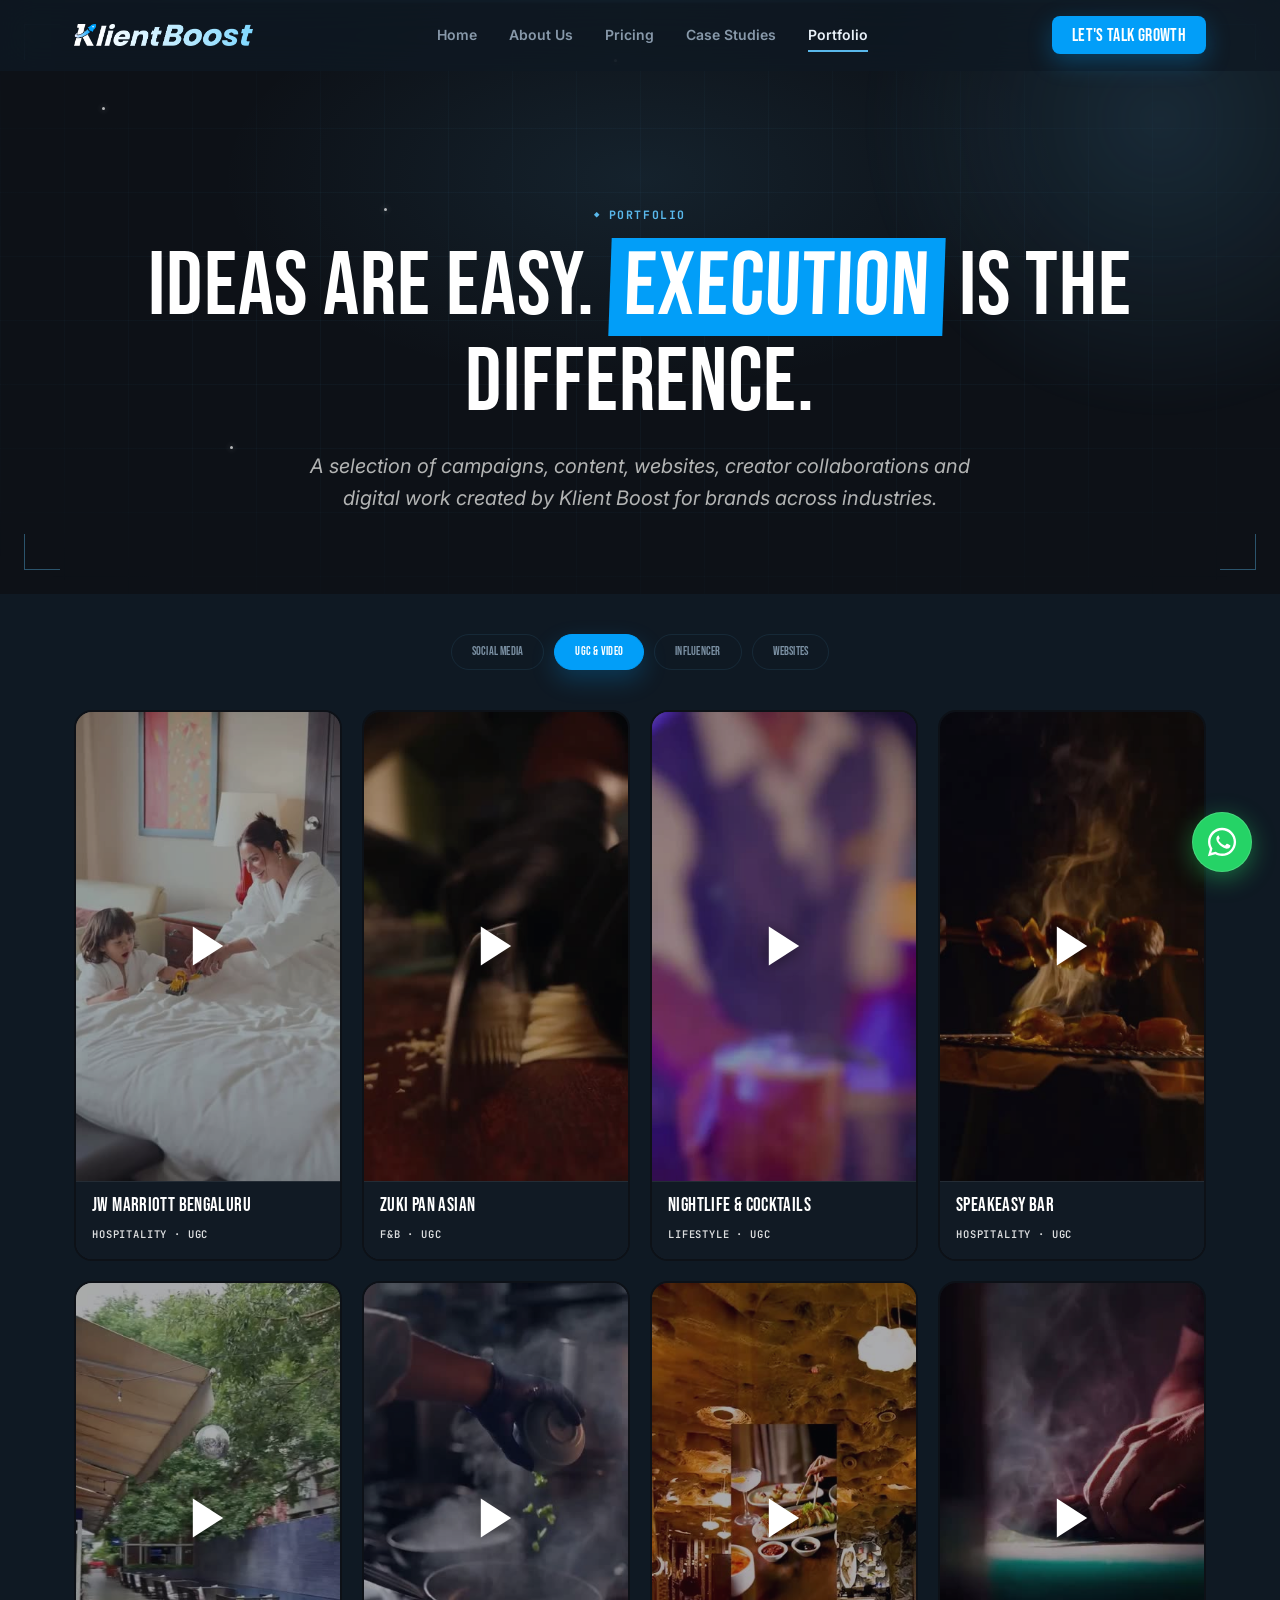
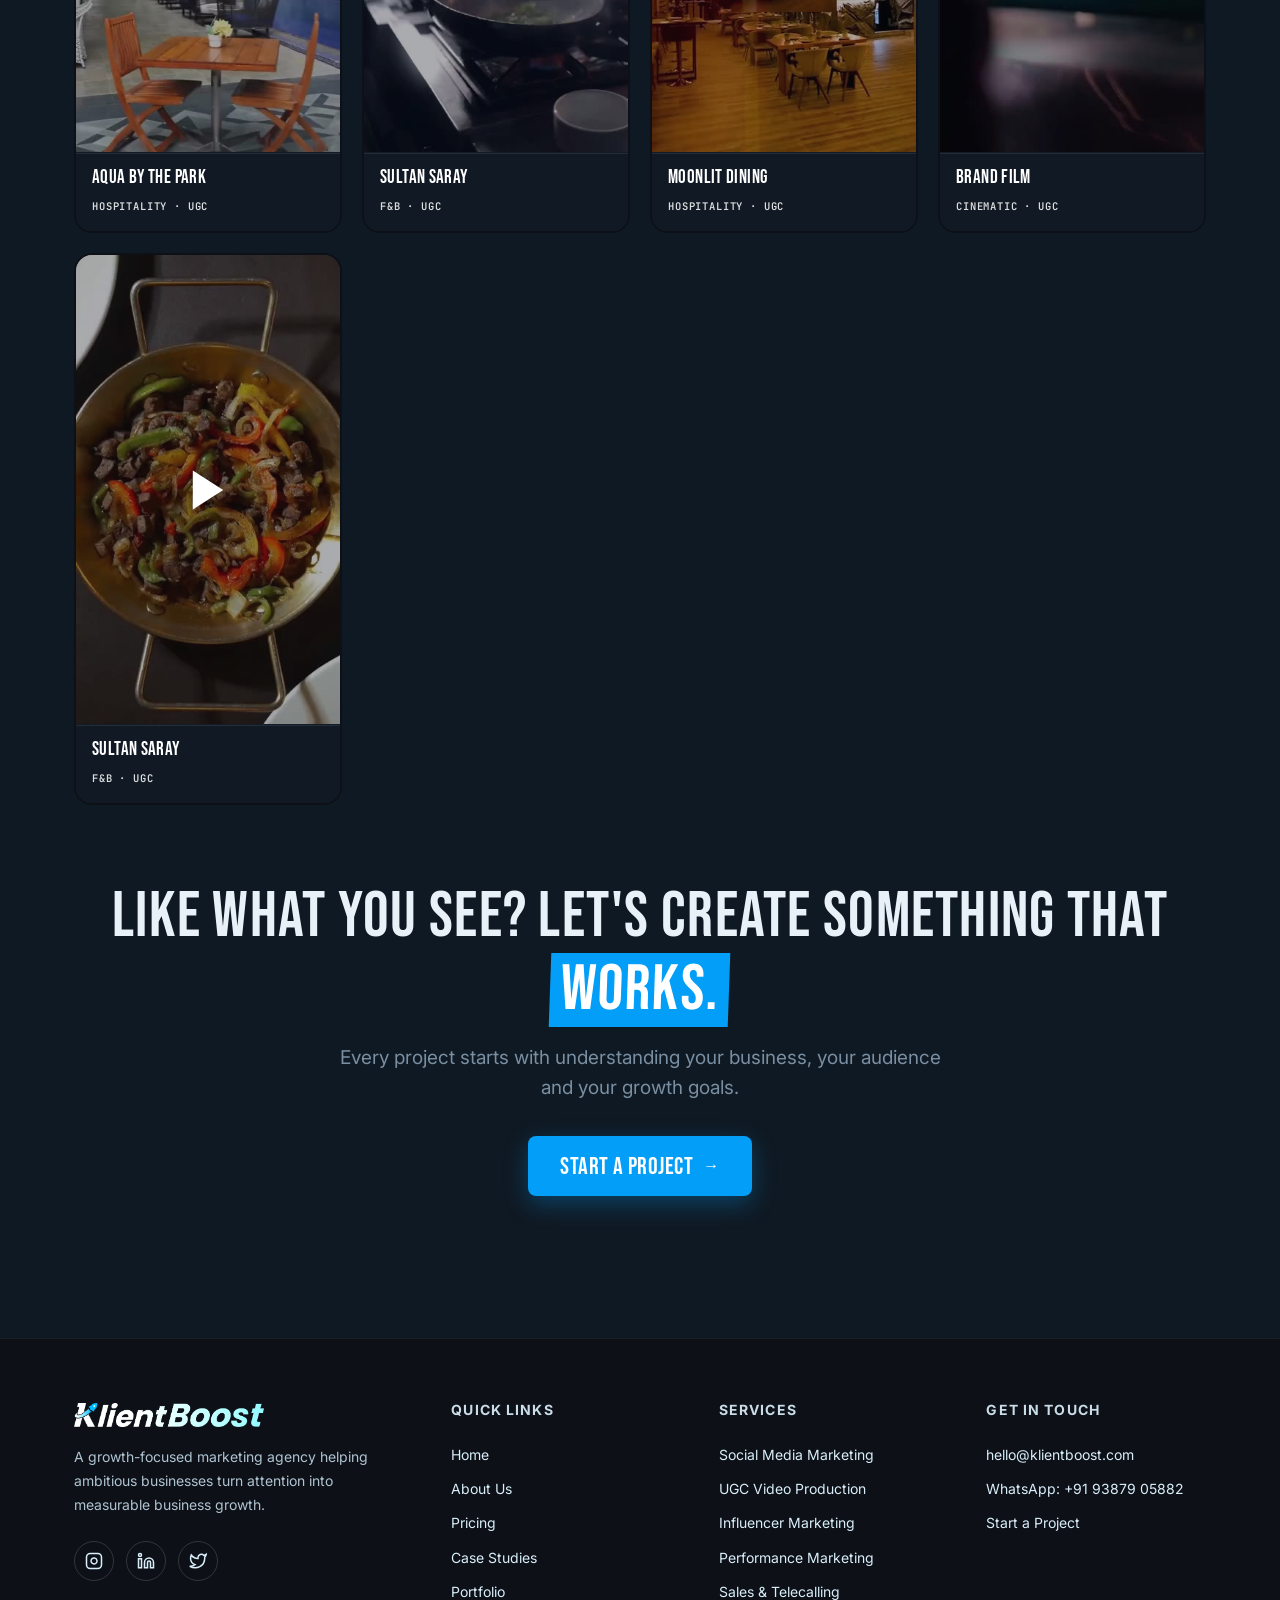
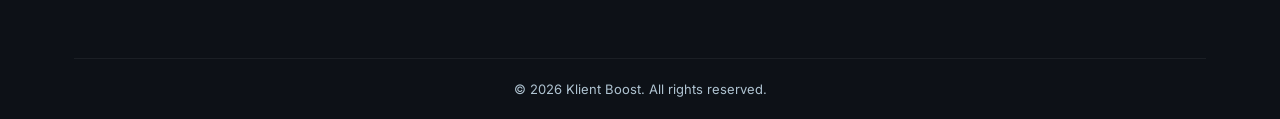
<file: portfolio.html>
<!DOCTYPE html>
<html lang="en">
<head>
    <meta charset="UTF-8">
    <meta name="viewport" content="width=device-width, initial-scale=1.0">
    <title>Portfolio — Klient Boost</title>
    <meta name="description" content="A selection of campaigns, content, websites, creator collaborations and digital work created by Klient Boost. Ideas are easy. Execution is the difference.">
    <meta name="keywords" content="marketing portfolio, social media campaigns, UGC video, influencer marketing, website development, Klient Boost">
    <meta name="author" content="Klient Boost">
    <meta name="robots" content="index, follow, max-image-preview:large, max-snippet:-1, max-video-preview:-1">
    <meta name="theme-color" content="#0D1117">
    <link rel="preconnect" href="https://fonts.googleapis.com">
    <link rel="preconnect" href="https://fonts.gstatic.com" crossorigin>
    <link href="https://fonts.googleapis.com/css2?family=Bebas+Neue&family=Inter:wght@400;500;600;700;800&family=JetBrains+Mono:wght@400;500;700&display=swap" rel="stylesheet">
    <link rel="icon" href="favicon.png" type="image/png">
    <link rel="canonical" href="https://www.klientboost.com/portfolio.html">
    <meta property="og:type" content="website">
    <meta property="og:title" content="Portfolio | Klient Boost">
    <meta property="og:description" content="Explore digital campaigns, creator collaborations, websites and performance work by Klient Boost.">
    <meta property="og:url" content="https://www.klientboost.com/portfolio.html">
    <meta property="og:site_name" content="Klient Boost">
    <meta property="og:image" content="https://www.klientboost.com/klientboost-logo.png">
    <meta property="og:image:alt" content="Klient Boost logo">
    <meta name="twitter:card" content="summary_large_image">
    <meta name="twitter:title" content="Portfolio | Klient Boost">
    <meta name="twitter:description" content="Explore digital campaigns, creator collaborations, websites and performance work by Klient Boost.">
    <meta name="twitter:image" content="https://www.klientboost.com/klientboost-logo.png">
    <link rel="stylesheet" href="styles.css">
</head>
<body>

<!-- ============== NAVIGATION ============== -->
<nav class="navbar">
    <div class="container">
        <div class="nav-inner">
            <a href="index.html" class="nav-brand" aria-label="Klient Boost home"><img src="klientboost-logo-bright.png" alt="Klient Boost" width="320" height="72"></a>
            <div class="nav-links" id="navLinks">
                <a href="index.html">Home</a>
                <a href="index.html#about">About Us</a>
                <a href="pricing.html">Pricing</a>
                <a href="case-studies.html">Case Studies</a>
                <a href="portfolio.html" class="active">Portfolio</a>
            </div>
            <div style="display:flex;align-items:center;gap:12px;">
                <button class="nav-cta" onclick="contactUs()">Let's Talk Growth</button>
                <button class="mobile-toggle" id="mobileToggle">☰</button>
            </div>
        </div>
    </div>
</nav>

<!-- ============== PAGE HERO ============== -->
<section class="page-hero">
    <div class="hero-bg">
        <div class="layer-grid"></div>
        <div class="layer-glow right"></div>
        <div class="scanline"></div>
        <div class="hud tl"></div>
        <div class="hud tr"></div>
        <div class="hud bl"></div>
        <div class="hud br"></div>
    </div>
    <div class="hero-particles">
        <div class="particle"></div>
        <div class="particle"></div>
        <div class="particle"></div>
        <div class="particle"></div>
        <div class="particle"></div>
    </div>
    <div class="container">
        <div class="eyebrow" style="color:var(--primary);">Portfolio</div>
        <h1>Ideas Are Easy. <span class="hi">Execution</span> Is the Difference.</h1>
        <p class="lead" style="color:rgba(250,250,247,0.7);text-align:center;margin:0 auto;max-width:700px;">
            A selection of campaigns, content, websites, creator collaborations and digital work created by Klient Boost for brands across industries.
        </p>
    </div>
</section>

<!-- ============== FILTER TABS ============== -->
<section style="padding:0;background:var(--paper);">
    <div class="container">
        <div class="filter-tabs" id="filterTabs">
            <button class="filter-tab" data-filter="social">Social Media</button>
            <button class="filter-tab active" data-filter="ugc">UGC &amp; Video</button>
            <button class="filter-tab" data-filter="influencer">Influencer</button>
            <button class="filter-tab" data-filter="websites">Websites</button>
        </div>
    </div>
</section>

<!-- ============== PORTFOLIO MASONRY ============== -->
<section style="padding-top:0;background:var(--paper);">
    <div class="container">

        <!-- Social Media -->
        <div class="portfolio-category" data-category="social" style="display:none;">
            <div class="portfolio-masonry portfolio-masonry-landscape" id="socialGrid">

                <article class="portfolio-card social-metric-card reveal">
                    <div class="card-info">
                        <h4>Hometouch</h4>
                        <span class="card-tag">Home Décor · Social Media</span>
                    </div>
                    <div class="metric-img-wrapper" style="padding:24px 16px 12px;background:var(--ink);">
                        <svg viewBox="0 0 400 180" width="100%" xmlns="http://www.w3.org/2000/svg" role="img" aria-label="Hometouch growth chart">
                            <defs>
                                <linearGradient id="htGrad" x1="0" y1="0" x2="0" y2="1"><stop offset="0%" stop-color="#029ef8" stop-opacity="0.4"/><stop offset="100%" stop-color="#029ef8" stop-opacity="0.02"/></linearGradient>
                            </defs>
                            <text x="200" y="16" text-anchor="middle" fill="#7a8fa2" font-family="'JetBrains Mono',monospace" font-size="9" letter-spacing="0.1em">MONTHLY GROWTH — VIEWS</text>
                            <!-- Grid lines -->
                            <line x1="40" y1="35" x2="390" y2="35" stroke="rgba(89,184,235,0.08)" stroke-width="1"/>
                            <line x1="40" y1="65" x2="390" y2="65" stroke="rgba(89,184,235,0.08)" stroke-width="1"/>
                            <line x1="40" y1="95" x2="390" y2="95" stroke="rgba(89,184,235,0.08)" stroke-width="1"/>
                            <line x1="40" y1="125" x2="390" y2="125" stroke="rgba(89,184,235,0.08)" stroke-width="1"/>
                            <!-- Y-axis labels -->
                            <text x="35" y="38" text-anchor="end" fill="#4a5e70" font-family="'JetBrains Mono',monospace" font-size="8">1.5M</text>
                            <text x="35" y="68" text-anchor="end" fill="#4a5e70" font-family="'JetBrains Mono',monospace" font-size="8">1.0M</text>
                            <text x="35" y="98" text-anchor="end" fill="#4a5e70" font-family="'JetBrains Mono',monospace" font-size="8">500K</text>
                            <text x="35" y="128" text-anchor="end" fill="#4a5e70" font-family="'JetBrains Mono',monospace" font-size="8">100K</text>
                            <!-- Area fill -->
                            <path d="M50,130 L100,125 L150,118 L200,105 L250,85 L300,58 L350,40 L380,35 L380,140 L50,140 Z" fill="url(#htGrad)"/>
                            <!-- Trend line -->
                            <polyline points="50,130 100,125 150,118 200,105 250,85 300,58 350,40 380,35" fill="none" stroke="#029ef8" stroke-width="2.5" stroke-linecap="round" stroke-linejoin="round"/>
                            <!-- Data points -->
                            <circle cx="50" cy="130" r="3" fill="#029ef8"/><circle cx="150" cy="118" r="3" fill="#029ef8"/><circle cx="250" cy="85" r="3" fill="#029ef8"/><circle cx="350" cy="40" r="3.5" fill="#029ef8" stroke="#fff" stroke-width="1.5"/>
                            <!-- Month labels -->
                            <text x="50" y="155" text-anchor="middle" fill="#4a5e70" font-family="'JetBrains Mono',monospace" font-size="8">Jan</text>
                            <text x="120" y="155" text-anchor="middle" fill="#4a5e70" font-family="'JetBrains Mono',monospace" font-size="8">Mar</text>
                            <text x="200" y="155" text-anchor="middle" fill="#4a5e70" font-family="'JetBrains Mono',monospace" font-size="8">May</text>
                            <text x="280" y="155" text-anchor="middle" fill="#4a5e70" font-family="'JetBrains Mono',monospace" font-size="8">Jul</text>
                            <text x="350" y="155" text-anchor="middle" fill="#4a5e70" font-family="'JetBrains Mono',monospace" font-size="8">Sep</text>
                            <!-- Peak annotation -->
                            <text x="370" y="28" text-anchor="end" fill="#4ade80" font-family="'JetBrains Mono',monospace" font-size="10" font-weight="700">↑ 9,400%</text>
                        </svg>
                    </div>
                    <div class="metric-stats">
                        <div class="metric-stat"><span class="metric-value">1.5M</span><span class="metric-label">Views</span><span class="metric-growth">↑ 9.4K%</span></div>
                        <div class="metric-stat"><span class="metric-value">831.1K</span><span class="metric-label">Reach</span><span class="metric-growth">↑ 714%</span></div>
                        <div class="metric-stat"><span class="metric-value">11.6K</span><span class="metric-label">Interactions</span><span class="metric-growth">↑ 100%</span></div>
                    </div>
                </article>

                <article class="portfolio-card social-metric-card reveal">
                    <div class="card-info">
                        <h4>Nandan Sweets</h4>
                        <span class="card-tag">F&amp;B · Social Media</span>
                    </div>
                    <div class="metric-img-wrapper" style="padding:24px 16px 12px;background:var(--ink);">
                        <svg viewBox="0 0 400 180" width="100%" xmlns="http://www.w3.org/2000/svg" role="img" aria-label="Nandan Sweets growth chart">
                            <defs><linearGradient id="nsGrad" x1="0" y1="0" x2="0" y2="1"><stop offset="0%" stop-color="#4ade80" stop-opacity="0.35"/><stop offset="100%" stop-color="#4ade80" stop-opacity="0.02"/></linearGradient></defs>
                            <text x="200" y="16" text-anchor="middle" fill="#7a8fa2" font-family="'JetBrains Mono',monospace" font-size="9" letter-spacing="0.1em">MONTHLY GROWTH — INTERACTIONS</text>
                            <line x1="40" y1="35" x2="390" y2="35" stroke="rgba(89,184,235,0.08)" stroke-width="1"/>
                            <line x1="40" y1="65" x2="390" y2="65" stroke="rgba(89,184,235,0.08)" stroke-width="1"/>
                            <line x1="40" y1="95" x2="390" y2="95" stroke="rgba(89,184,235,0.08)" stroke-width="1"/>
                            <line x1="40" y1="125" x2="390" y2="125" stroke="rgba(89,184,235,0.08)" stroke-width="1"/>
                            <text x="35" y="38" text-anchor="end" fill="#4a5e70" font-family="'JetBrains Mono',monospace" font-size="8">45K</text>
                            <text x="35" y="68" text-anchor="end" fill="#4a5e70" font-family="'JetBrains Mono',monospace" font-size="8">30K</text>
                            <text x="35" y="98" text-anchor="end" fill="#4a5e70" font-family="'JetBrains Mono',monospace" font-size="8">15K</text>
                            <text x="35" y="128" text-anchor="end" fill="#4a5e70" font-family="'JetBrains Mono',monospace" font-size="8">2K</text>
                            <path d="M50,132 L100,128 L150,120 L200,100 L250,72 L300,50 L350,38 L380,34 L380,140 L50,140 Z" fill="url(#nsGrad)"/>
                            <polyline points="50,132 100,128 150,120 200,100 250,72 300,50 350,38 380,34" fill="none" stroke="#4ade80" stroke-width="2.5" stroke-linecap="round" stroke-linejoin="round"/>
                            <circle cx="50" cy="132" r="3" fill="#4ade80"/><circle cx="200" cy="100" r="3" fill="#4ade80"/><circle cx="350" cy="38" r="3.5" fill="#4ade80" stroke="#fff" stroke-width="1.5"/>
                            <text x="50" y="155" text-anchor="middle" fill="#4a5e70" font-family="'JetBrains Mono',monospace" font-size="8">Jan</text>
                            <text x="120" y="155" text-anchor="middle" fill="#4a5e70" font-family="'JetBrains Mono',monospace" font-size="8">Mar</text>
                            <text x="200" y="155" text-anchor="middle" fill="#4a5e70" font-family="'JetBrains Mono',monospace" font-size="8">May</text>
                            <text x="280" y="155" text-anchor="middle" fill="#4a5e70" font-family="'JetBrains Mono',monospace" font-size="8">Jul</text>
                            <text x="350" y="155" text-anchor="middle" fill="#4a5e70" font-family="'JetBrains Mono',monospace" font-size="8">Sep</text>
                            <text x="370" y="28" text-anchor="end" fill="#4ade80" font-family="'JetBrains Mono',monospace" font-size="10" font-weight="700">↑ 2.3M%</text>
                        </svg>
                    </div>
                    <div class="metric-stats">
                        <div class="metric-stat"><span class="metric-value">1.2M</span><span class="metric-label">Views</span><span class="metric-growth">↑ 11.7K%</span></div>
                        <div class="metric-stat"><span class="metric-value">238.1K</span><span class="metric-label">Reach</span><span class="metric-growth">&nbsp;</span></div>
                        <div class="metric-stat"><span class="metric-value">45.3K</span><span class="metric-label">Interactions</span><span class="metric-growth">↑ 2.3M%</span></div>
                    </div>
                </article>

                <article class="portfolio-card social-metric-card reveal">
                    <div class="card-info">
                        <h4>Vapour's</h4>
                        <span class="card-tag">F&amp;B · Social Media</span>
                    </div>
                    <div class="metric-img-wrapper" style="padding:24px 16px 12px;background:var(--ink);">
                        <svg viewBox="0 0 400 180" width="100%" xmlns="http://www.w3.org/2000/svg" role="img" aria-label="Vapour's growth chart">
                            <defs><linearGradient id="vpGrad" x1="0" y1="0" x2="0" y2="1"><stop offset="0%" stop-color="#f59e0b" stop-opacity="0.35"/><stop offset="100%" stop-color="#f59e0b" stop-opacity="0.02"/></linearGradient></defs>
                            <text x="200" y="16" text-anchor="middle" fill="#7a8fa2" font-family="'JetBrains Mono',monospace" font-size="9" letter-spacing="0.1em">MONTHLY GROWTH — REACH</text>
                            <line x1="40" y1="35" x2="390" y2="35" stroke="rgba(89,184,235,0.08)" stroke-width="1"/>
                            <line x1="40" y1="65" x2="390" y2="65" stroke="rgba(89,184,235,0.08)" stroke-width="1"/>
                            <line x1="40" y1="95" x2="390" y2="95" stroke="rgba(89,184,235,0.08)" stroke-width="1"/>
                            <line x1="40" y1="125" x2="390" y2="125" stroke="rgba(89,184,235,0.08)" stroke-width="1"/>
                            <text x="35" y="38" text-anchor="end" fill="#4a5e70" font-family="'JetBrains Mono',monospace" font-size="8">265K</text>
                            <text x="35" y="68" text-anchor="end" fill="#4a5e70" font-family="'JetBrains Mono',monospace" font-size="8">180K</text>
                            <text x="35" y="98" text-anchor="end" fill="#4a5e70" font-family="'JetBrains Mono',monospace" font-size="8">90K</text>
                            <text x="35" y="128" text-anchor="end" fill="#4a5e70" font-family="'JetBrains Mono',monospace" font-size="8">0</text>
                            <!-- Bar chart -->
                            <rect x="55" y="120" width="32" height="20" rx="3" fill="rgba(245,158,11,0.2)" stroke="#f59e0b" stroke-width="1"/>
                            <rect x="105" y="105" width="32" height="35" rx="3" fill="rgba(245,158,11,0.25)" stroke="#f59e0b" stroke-width="1"/>
                            <rect x="155" y="90" width="32" height="50" rx="3" fill="rgba(245,158,11,0.3)" stroke="#f59e0b" stroke-width="1"/>
                            <rect x="205" y="72" width="32" height="68" rx="3" fill="rgba(245,158,11,0.35)" stroke="#f59e0b" stroke-width="1"/>
                            <rect x="255" y="55" width="32" height="85" rx="3" fill="rgba(245,158,11,0.45)" stroke="#f59e0b" stroke-width="1"/>
                            <rect x="305" y="38" width="32" height="102" rx="3" fill="#f59e0b" stroke="#f59e0b" stroke-width="1"/>
                            <text x="70" y="155" text-anchor="middle" fill="#4a5e70" font-family="'JetBrains Mono',monospace" font-size="8">Apr</text>
                            <text x="120" y="155" text-anchor="middle" fill="#4a5e70" font-family="'JetBrains Mono',monospace" font-size="8">May</text>
                            <text x="170" y="155" text-anchor="middle" fill="#4a5e70" font-family="'JetBrains Mono',monospace" font-size="8">Jun</text>
                            <text x="220" y="155" text-anchor="middle" fill="#4a5e70" font-family="'JetBrains Mono',monospace" font-size="8">Jul</text>
                            <text x="270" y="155" text-anchor="middle" fill="#4a5e70" font-family="'JetBrains Mono',monospace" font-size="8">Aug</text>
                            <text x="320" y="155" text-anchor="middle" fill="#4a5e70" font-family="'JetBrains Mono',monospace" font-size="8">Sep</text>
                            <text x="370" y="28" text-anchor="end" fill="#4ade80" font-family="'JetBrains Mono',monospace" font-size="10" font-weight="700">↑ 100%</text>
                        </svg>
                    </div>
                    <div class="metric-stats">
                        <div class="metric-stat"><span class="metric-value">635.4K</span><span class="metric-label">Views</span><span class="metric-growth">↑ 100%</span></div>
                        <div class="metric-stat"><span class="metric-value">265.3K</span><span class="metric-label">Reach</span><span class="metric-growth">↑ 100%</span></div>
                        <div class="metric-stat"><span class="metric-value">15K</span><span class="metric-label">Interactions</span><span class="metric-growth">↑ 100%</span></div>
                    </div>
                </article>

                <article class="portfolio-card social-metric-card reveal">
                    <div class="card-info">
                        <h4>Sugar Arts Studio</h4>
                        <span class="card-tag">Bakery · Social Media</span>
                    </div>
                    <div class="metric-img-wrapper" style="padding:24px 16px 12px;background:var(--ink);">
                        <svg viewBox="0 0 400 180" width="100%" xmlns="http://www.w3.org/2000/svg" role="img" aria-label="Sugar Arts Studio growth chart">
                            <defs><linearGradient id="saGrad" x1="0" y1="0" x2="0" y2="1"><stop offset="0%" stop-color="#a78bfa" stop-opacity="0.4"/><stop offset="100%" stop-color="#a78bfa" stop-opacity="0.02"/></linearGradient></defs>
                            <text x="200" y="16" text-anchor="middle" fill="#7a8fa2" font-family="'JetBrains Mono',monospace" font-size="9" letter-spacing="0.1em">MONTHLY GROWTH — VIEWS</text>
                            <line x1="40" y1="35" x2="390" y2="35" stroke="rgba(89,184,235,0.08)" stroke-width="1"/>
                            <line x1="40" y1="65" x2="390" y2="65" stroke="rgba(89,184,235,0.08)" stroke-width="1"/>
                            <line x1="40" y1="95" x2="390" y2="95" stroke="rgba(89,184,235,0.08)" stroke-width="1"/>
                            <line x1="40" y1="125" x2="390" y2="125" stroke="rgba(89,184,235,0.08)" stroke-width="1"/>
                            <text x="35" y="38" text-anchor="end" fill="#4a5e70" font-family="'JetBrains Mono',monospace" font-size="8">517K</text>
                            <text x="35" y="68" text-anchor="end" fill="#4a5e70" font-family="'JetBrains Mono',monospace" font-size="8">350K</text>
                            <text x="35" y="98" text-anchor="end" fill="#4a5e70" font-family="'JetBrains Mono',monospace" font-size="8">150K</text>
                            <text x="35" y="128" text-anchor="end" fill="#4a5e70" font-family="'JetBrains Mono',monospace" font-size="8">10K</text>
                            <path d="M50,132 L100,126 L150,115 L200,95 L250,70 L300,48 L350,36 L380,34 L380,140 L50,140 Z" fill="url(#saGrad)"/>
                            <polyline points="50,132 100,126 150,115 200,95 250,70 300,48 350,36 380,34" fill="none" stroke="#a78bfa" stroke-width="2.5" stroke-linecap="round" stroke-linejoin="round"/>
                            <circle cx="50" cy="132" r="3" fill="#a78bfa"/><circle cx="200" cy="95" r="3" fill="#a78bfa"/><circle cx="380" cy="34" r="3.5" fill="#a78bfa" stroke="#fff" stroke-width="1.5"/>
                            <text x="50" y="155" text-anchor="middle" fill="#4a5e70" font-family="'JetBrains Mono',monospace" font-size="8">Jan</text>
                            <text x="150" y="155" text-anchor="middle" fill="#4a5e70" font-family="'JetBrains Mono',monospace" font-size="8">Apr</text>
                            <text x="250" y="155" text-anchor="middle" fill="#4a5e70" font-family="'JetBrains Mono',monospace" font-size="8">Jul</text>
                            <text x="350" y="155" text-anchor="middle" fill="#4a5e70" font-family="'JetBrains Mono',monospace" font-size="8">Oct</text>
                            <text x="370" y="28" text-anchor="end" fill="#4ade80" font-family="'JetBrains Mono',monospace" font-size="10" font-weight="700">↑ 5,300%</text>
                        </svg>
                    </div>
                    <div class="metric-stats">
                        <div class="metric-stat"><span class="metric-value">516.9K</span><span class="metric-label">Views</span><span class="metric-growth">↑ 5.3K%</span></div>
                        <div class="metric-stat"><span class="metric-value">103.3K</span><span class="metric-label">Reach</span><span class="metric-growth">↑ 1.9K%</span></div>
                        <div class="metric-stat"><span class="metric-value">12K</span><span class="metric-label">Interactions</span><span class="metric-growth">↑ 5.7K%</span></div>
                    </div>
                </article>

                <article class="portfolio-card social-metric-card reveal">
                    <div class="card-info">
                        <h4>Silkaland</h4>
                        <span class="card-tag">Fashion · Social Media</span>
                    </div>
                    <div class="metric-img-wrapper" style="padding:24px 16px 12px;background:var(--ink);">
                        <svg viewBox="0 0 400 180" width="100%" xmlns="http://www.w3.org/2000/svg" role="img" aria-label="Silkaland growth chart">
                            <text x="200" y="16" text-anchor="middle" fill="#7a8fa2" font-family="'JetBrains Mono',monospace" font-size="9" letter-spacing="0.1em">VIEWS vs REACH — DUAL METRIC</text>
                            <line x1="40" y1="35" x2="390" y2="35" stroke="rgba(89,184,235,0.08)" stroke-width="1"/>
                            <line x1="40" y1="65" x2="390" y2="65" stroke="rgba(89,184,235,0.08)" stroke-width="1"/>
                            <line x1="40" y1="95" x2="390" y2="95" stroke="rgba(89,184,235,0.08)" stroke-width="1"/>
                            <line x1="40" y1="125" x2="390" y2="125" stroke="rgba(89,184,235,0.08)" stroke-width="1"/>
                            <text x="35" y="38" text-anchor="end" fill="#4a5e70" font-family="'JetBrains Mono',monospace" font-size="8">110K</text>
                            <text x="35" y="128" text-anchor="end" fill="#4a5e70" font-family="'JetBrains Mono',monospace" font-size="8">0</text>
                            <!-- Views line (blue) -->
                            <polyline points="50,118 100,112 150,100 200,85 250,68 300,52 350,42" fill="none" stroke="#029ef8" stroke-width="2" stroke-linecap="round" stroke-linejoin="round"/>
                            <!-- Reach line (cyan) -->
                            <polyline points="50,128 100,125 150,118 200,108 250,95 300,82 350,72" fill="none" stroke="#22d3ee" stroke-width="2" stroke-linecap="round" stroke-linejoin="round" stroke-dasharray="6 3"/>
                            <circle cx="350" cy="42" r="3.5" fill="#029ef8" stroke="#fff" stroke-width="1.5"/>
                            <circle cx="350" cy="72" r="3" fill="#22d3ee"/>
                            <!-- Legend -->
                            <line x1="280" y1="160" x2="295" y2="160" stroke="#029ef8" stroke-width="2"/>
                            <text x="300" y="163" fill="#7a8fa2" font-family="'JetBrains Mono',monospace" font-size="7">Views</text>
                            <line x1="330" y1="160" x2="345" y2="160" stroke="#22d3ee" stroke-width="2" stroke-dasharray="4 2"/>
                            <text x="350" y="163" fill="#7a8fa2" font-family="'JetBrains Mono',monospace" font-size="7">Reach</text>
                            <text x="50" y="155" text-anchor="middle" fill="#4a5e70" font-family="'JetBrains Mono',monospace" font-size="8">Q1</text>
                            <text x="150" y="155" text-anchor="middle" fill="#4a5e70" font-family="'JetBrains Mono',monospace" font-size="8">Q2</text>
                            <text x="250" y="155" text-anchor="middle" fill="#4a5e70" font-family="'JetBrains Mono',monospace" font-size="8">Q3</text>
                            <text x="350" y="155" text-anchor="middle" fill="#4a5e70" font-family="'JetBrains Mono',monospace" font-size="8">Q4</text>
                            <text x="370" y="28" text-anchor="end" fill="#4ade80" font-family="'JetBrains Mono',monospace" font-size="10" font-weight="700">↑ 48.5%</text>
                        </svg>
                    </div>
                    <div class="metric-stats">
                        <div class="metric-stat"><span class="metric-value">110.4K</span><span class="metric-label">Views</span><span class="metric-growth">↑ 48.5%</span></div>
                        <div class="metric-stat"><span class="metric-value">9.6K</span><span class="metric-label">Reach</span><span class="metric-growth">↑ 25.6%</span></div>
                        <div class="metric-stat"><span class="metric-value">1.8K</span><span class="metric-label">Interactions</span><span class="metric-growth">↑ 159%</span></div>
                    </div>
                </article>

                <article class="portfolio-card social-metric-card reveal">
                    <div class="card-info">
                        <h4>Paris Garden</h4>
                        <span class="card-tag">Lifestyle · Social Media</span>
                    </div>
                    <div class="metric-img-wrapper" style="padding:24px 16px 12px;background:var(--ink);">
                        <svg viewBox="0 0 400 180" width="100%" xmlns="http://www.w3.org/2000/svg" role="img" aria-label="Paris Garden growth chart">
                            <defs><linearGradient id="pgGrad" x1="0" y1="0" x2="0" y2="1"><stop offset="0%" stop-color="#f472b6" stop-opacity="0.35"/><stop offset="100%" stop-color="#f472b6" stop-opacity="0.02"/></linearGradient></defs>
                            <text x="200" y="16" text-anchor="middle" fill="#7a8fa2" font-family="'JetBrains Mono',monospace" font-size="9" letter-spacing="0.1em">MONTHLY GROWTH — REACH</text>
                            <line x1="40" y1="35" x2="390" y2="35" stroke="rgba(89,184,235,0.08)" stroke-width="1"/>
                            <line x1="40" y1="65" x2="390" y2="65" stroke="rgba(89,184,235,0.08)" stroke-width="1"/>
                            <line x1="40" y1="95" x2="390" y2="95" stroke="rgba(89,184,235,0.08)" stroke-width="1"/>
                            <line x1="40" y1="125" x2="390" y2="125" stroke="rgba(89,184,235,0.08)" stroke-width="1"/>
                            <text x="35" y="38" text-anchor="end" fill="#4a5e70" font-family="'JetBrains Mono',monospace" font-size="8">2.5K</text>
                            <text x="35" y="68" text-anchor="end" fill="#4a5e70" font-family="'JetBrains Mono',monospace" font-size="8">1.5K</text>
                            <text x="35" y="98" text-anchor="end" fill="#4a5e70" font-family="'JetBrains Mono',monospace" font-size="8">500</text>
                            <text x="35" y="128" text-anchor="end" fill="#4a5e70" font-family="'JetBrains Mono',monospace" font-size="8">33</text>
                            <path d="M50,130 L100,128 L150,122 L200,108 L250,82 L300,55 L350,38 L380,35 L380,140 L50,140 Z" fill="url(#pgGrad)"/>
                            <polyline points="50,130 100,128 150,122 200,108 250,82 300,55 350,38 380,35" fill="none" stroke="#f472b6" stroke-width="2.5" stroke-linecap="round" stroke-linejoin="round"/>
                            <circle cx="50" cy="130" r="3" fill="#f472b6"/><circle cx="200" cy="108" r="3" fill="#f472b6"/><circle cx="380" cy="35" r="3.5" fill="#f472b6" stroke="#fff" stroke-width="1.5"/>
                            <text x="50" y="155" text-anchor="middle" fill="#4a5e70" font-family="'JetBrains Mono',monospace" font-size="8">Jan</text>
                            <text x="150" y="155" text-anchor="middle" fill="#4a5e70" font-family="'JetBrains Mono',monospace" font-size="8">Apr</text>
                            <text x="250" y="155" text-anchor="middle" fill="#4a5e70" font-family="'JetBrains Mono',monospace" font-size="8">Jul</text>
                            <text x="350" y="155" text-anchor="middle" fill="#4a5e70" font-family="'JetBrains Mono',monospace" font-size="8">Oct</text>
                            <text x="370" y="28" text-anchor="end" fill="#4ade80" font-family="'JetBrains Mono',monospace" font-size="10" font-weight="700">↑ 7,400%</text>
                        </svg>
                    </div>
                    <div class="metric-stats">
                        <div class="metric-stat"><span class="metric-value">15.2K</span><span class="metric-label">Views</span><span class="metric-growth">↑ 4.8K%</span></div>
                        <div class="metric-stat"><span class="metric-value">2.5K</span><span class="metric-label">Reach</span><span class="metric-growth">↑ 7.4K%</span></div>
                        <div class="metric-stat"><span class="metric-value">327</span><span class="metric-label">Interactions</span><span class="metric-growth">↑ 1.7K%</span></div>
                    </div>
                </article>

            </div>
        </div>

        <!-- UGC & Video -->
        <div class="portfolio-category" data-category="ugc">
            <div class="portfolio-masonry" id="ugcGrid">

                <article class="portfolio-card portfolio-video-card reveal">
                    <div class="video-wrapper">
                        <video preload="none" muted playsinline loop poster="assets/portfolio/ugc/ugc-1-poster.jpg" aria-label="JW Marriott Bengaluru Family Experience">
                            <source src="assets/portfolio/ugc/ugc-1.mp4" type="video/mp4">
                        </video>
                        <button class="video-play-btn" type="button" aria-label="Play video">
                            <svg viewBox="0 0 24 24" fill="currentColor"><polygon points="5 3 19 12 5 21 5 3"></polygon></svg>
                        </button>
                        <button class="video-sound-btn" type="button" aria-label="Unmute video">
                            <svg class="icon-muted" viewBox="0 0 24 24" fill="none" stroke="currentColor" stroke-width="2"><polygon points="11 5 6 9 2 9 2 15 6 15 11 19 11 5"></polygon><line x1="23" y1="9" x2="17" y2="15"></line><line x1="17" y1="9" x2="23" y2="15"></line></svg>
                            <svg class="icon-unmuted" viewBox="0 0 24 24" fill="none" stroke="currentColor" stroke-width="2" style="display:none"><polygon points="11 5 6 9 2 9 2 15 6 15 11 19 11 5"></polygon><path d="M19.07 4.93a10 10 0 0 1 0 14.14M15.54 8.46a5 5 0 0 1 0 7.07"></path></svg>
                        </button>
                    </div>
                    <div class="card-info">
                        <h4>JW Marriott Bengaluru</h4>
                        <span class="card-tag">Hospitality · UGC</span>
                    </div>
                </article>

                <article class="portfolio-card portfolio-video-card reveal">
                    <div class="video-wrapper">
                        <video preload="none" muted playsinline loop poster="assets/portfolio/ugc/ugc-2-poster.jpg" aria-label="Zuki Pan Asian Restaurant">
                            <source src="assets/portfolio/ugc/ugc-2.mp4" type="video/mp4">
                        </video>
                        <button class="video-play-btn" type="button" aria-label="Play video">
                            <svg viewBox="0 0 24 24" fill="currentColor"><polygon points="5 3 19 12 5 21 5 3"></polygon></svg>
                        </button>
                        <button class="video-sound-btn" type="button" aria-label="Unmute video">
                            <svg class="icon-muted" viewBox="0 0 24 24" fill="none" stroke="currentColor" stroke-width="2"><polygon points="11 5 6 9 2 9 2 15 6 15 11 19 11 5"></polygon><line x1="23" y1="9" x2="17" y2="15"></line><line x1="17" y1="9" x2="23" y2="15"></line></svg>
                            <svg class="icon-unmuted" viewBox="0 0 24 24" fill="none" stroke="currentColor" stroke-width="2" style="display:none"><polygon points="11 5 6 9 2 9 2 15 6 15 11 19 11 5"></polygon><path d="M19.07 4.93a10 10 0 0 1 0 14.14M15.54 8.46a5 5 0 0 1 0 7.07"></path></svg>
                        </button>
                    </div>
                    <div class="card-info">
                        <h4>Zuki Pan Asian</h4>
                        <span class="card-tag">F&amp;B · UGC</span>
                    </div>
                </article>

                <article class="portfolio-card portfolio-video-card reveal">
                    <div class="video-wrapper">
                        <video preload="none" muted playsinline loop poster="assets/portfolio/ugc/ugc-3-poster.jpg" aria-label="Weekend Nightlife & Cocktails">
                            <source src="assets/portfolio/ugc/ugc-3.mp4" type="video/mp4">
                        </video>
                        <button class="video-play-btn" type="button" aria-label="Play video">
                            <svg viewBox="0 0 24 24" fill="currentColor"><polygon points="5 3 19 12 5 21 5 3"></polygon></svg>
                        </button>
                        <button class="video-sound-btn" type="button" aria-label="Unmute video">
                            <svg class="icon-muted" viewBox="0 0 24 24" fill="none" stroke="currentColor" stroke-width="2"><polygon points="11 5 6 9 2 9 2 15 6 15 11 19 11 5"></polygon><line x1="23" y1="9" x2="17" y2="15"></line><line x1="17" y1="9" x2="23" y2="15"></line></svg>
                            <svg class="icon-unmuted" viewBox="0 0 24 24" fill="none" stroke="currentColor" stroke-width="2" style="display:none"><polygon points="11 5 6 9 2 9 2 15 6 15 11 19 11 5"></polygon><path d="M19.07 4.93a10 10 0 0 1 0 14.14M15.54 8.46a5 5 0 0 1 0 7.07"></path></svg>
                        </button>
                    </div>
                    <div class="card-info">
                        <h4>Nightlife &amp; Cocktails</h4>
                        <span class="card-tag">Lifestyle · UGC</span>
                    </div>
                </article>

                <article class="portfolio-card portfolio-video-card reveal">
                    <div class="video-wrapper">
                        <video preload="none" muted playsinline loop poster="assets/portfolio/ugc/ugc-4-poster.jpg" aria-label="Speakeasy Bar Experience">
                            <source src="assets/portfolio/ugc/ugc-4.mp4" type="video/mp4">
                        </video>
                        <button class="video-play-btn" type="button" aria-label="Play video">
                            <svg viewBox="0 0 24 24" fill="currentColor"><polygon points="5 3 19 12 5 21 5 3"></polygon></svg>
                        </button>
                        <button class="video-sound-btn" type="button" aria-label="Unmute video">
                            <svg class="icon-muted" viewBox="0 0 24 24" fill="none" stroke="currentColor" stroke-width="2"><polygon points="11 5 6 9 2 9 2 15 6 15 11 19 11 5"></polygon><line x1="23" y1="9" x2="17" y2="15"></line><line x1="17" y1="9" x2="23" y2="15"></line></svg>
                            <svg class="icon-unmuted" viewBox="0 0 24 24" fill="none" stroke="currentColor" stroke-width="2" style="display:none"><polygon points="11 5 6 9 2 9 2 15 6 15 11 19 11 5"></polygon><path d="M19.07 4.93a10 10 0 0 1 0 14.14M15.54 8.46a5 5 0 0 1 0 7.07"></path></svg>
                        </button>
                    </div>
                    <div class="card-info">
                        <h4>Speakeasy Bar</h4>
                        <span class="card-tag">Hospitality · UGC</span>
                    </div>
                </article>

                <article class="portfolio-card portfolio-video-card reveal">
                    <div class="video-wrapper">
                        <video preload="none" muted playsinline loop poster="assets/portfolio/ugc/ugc-5-poster.jpg" aria-label="Aqua by The Park">
                            <source src="assets/portfolio/ugc/ugc-5.mp4" type="video/mp4">
                        </video>
                        <button class="video-play-btn" type="button" aria-label="Play video">
                            <svg viewBox="0 0 24 24" fill="currentColor"><polygon points="5 3 19 12 5 21 5 3"></polygon></svg>
                        </button>
                        <button class="video-sound-btn" type="button" aria-label="Unmute video">
                            <svg class="icon-muted" viewBox="0 0 24 24" fill="none" stroke="currentColor" stroke-width="2"><polygon points="11 5 6 9 2 9 2 15 6 15 11 19 11 5"></polygon><line x1="23" y1="9" x2="17" y2="15"></line><line x1="17" y1="9" x2="23" y2="15"></line></svg>
                            <svg class="icon-unmuted" viewBox="0 0 24 24" fill="none" stroke="currentColor" stroke-width="2" style="display:none"><polygon points="11 5 6 9 2 9 2 15 6 15 11 19 11 5"></polygon><path d="M19.07 4.93a10 10 0 0 1 0 14.14M15.54 8.46a5 5 0 0 1 0 7.07"></path></svg>
                        </button>
                    </div>
                    <div class="card-info">
                        <h4>Aqua by The Park</h4>
                        <span class="card-tag">Hospitality · UGC</span>
                    </div>
                </article>

                <article class="portfolio-card portfolio-video-card reveal">
                    <div class="video-wrapper">
                        <video preload="none" muted playsinline loop poster="assets/portfolio/ugc/ugc-6-poster.jpg" aria-label="Sultan Saray Cinematography">
                            <source src="assets/portfolio/ugc/ugc-6.mp4" type="video/mp4">
                        </video>
                        <button class="video-play-btn" type="button" aria-label="Play video">
                            <svg viewBox="0 0 24 24" fill="currentColor"><polygon points="5 3 19 12 5 21 5 3"></polygon></svg>
                        </button>
                        <button class="video-sound-btn" type="button" aria-label="Unmute video">
                            <svg class="icon-muted" viewBox="0 0 24 24" fill="none" stroke="currentColor" stroke-width="2"><polygon points="11 5 6 9 2 9 2 15 6 15 11 19 11 5"></polygon><line x1="23" y1="9" x2="17" y2="15"></line><line x1="17" y1="9" x2="23" y2="15"></line></svg>
                            <svg class="icon-unmuted" viewBox="0 0 24 24" fill="none" stroke="currentColor" stroke-width="2" style="display:none"><polygon points="11 5 6 9 2 9 2 15 6 15 11 19 11 5"></polygon><path d="M19.07 4.93a10 10 0 0 1 0 14.14M15.54 8.46a5 5 0 0 1 0 7.07"></path></svg>
                        </button>
                    </div>
                    <div class="card-info">
                        <h4>Sultan Saray</h4>
                        <span class="card-tag">F&amp;B · UGC</span>
                    </div>
                </article>

                <article class="portfolio-card portfolio-video-card reveal">
                    <div class="video-wrapper">
                        <video preload="none" muted playsinline loop poster="assets/portfolio/ugc/ugc-7-poster.jpg" aria-label="Moonlit Dining Experience">
                            <source src="assets/portfolio/ugc/ugc-7.mp4" type="video/mp4">
                        </video>
                        <button class="video-play-btn" type="button" aria-label="Play video">
                            <svg viewBox="0 0 24 24" fill="currentColor"><polygon points="5 3 19 12 5 21 5 3"></polygon></svg>
                        </button>
                        <button class="video-sound-btn" type="button" aria-label="Unmute video">
                            <svg class="icon-muted" viewBox="0 0 24 24" fill="none" stroke="currentColor" stroke-width="2"><polygon points="11 5 6 9 2 9 2 15 6 15 11 19 11 5"></polygon><line x1="23" y1="9" x2="17" y2="15"></line><line x1="17" y1="9" x2="23" y2="15"></line></svg>
                            <svg class="icon-unmuted" viewBox="0 0 24 24" fill="none" stroke="currentColor" stroke-width="2" style="display:none"><polygon points="11 5 6 9 2 9 2 15 6 15 11 19 11 5"></polygon><path d="M19.07 4.93a10 10 0 0 1 0 14.14M15.54 8.46a5 5 0 0 1 0 7.07"></path></svg>
                        </button>
                    </div>
                    <div class="card-info">
                        <h4>Moonlit Dining</h4>
                        <span class="card-tag">Hospitality · UGC</span>
                    </div>
                </article>

                <article class="portfolio-card portfolio-video-card reveal">
                    <div class="video-wrapper">
                        <video preload="none" muted playsinline loop poster="assets/portfolio/ugc/ugc-8-poster.jpg" aria-label="Brand Film Storytelling">
                            <source src="assets/portfolio/ugc/ugc-8.mp4" type="video/mp4">
                        </video>
                        <button class="video-play-btn" type="button" aria-label="Play video">
                            <svg viewBox="0 0 24 24" fill="currentColor"><polygon points="5 3 19 12 5 21 5 3"></polygon></svg>
                        </button>
                        <button class="video-sound-btn" type="button" aria-label="Unmute video">
                            <svg class="icon-muted" viewBox="0 0 24 24" fill="none" stroke="currentColor" stroke-width="2"><polygon points="11 5 6 9 2 9 2 15 6 15 11 19 11 5"></polygon><line x1="23" y1="9" x2="17" y2="15"></line><line x1="17" y1="9" x2="23" y2="15"></line></svg>
                            <svg class="icon-unmuted" viewBox="0 0 24 24" fill="none" stroke="currentColor" stroke-width="2" style="display:none"><polygon points="11 5 6 9 2 9 2 15 6 15 11 19 11 5"></polygon><path d="M19.07 4.93a10 10 0 0 1 0 14.14M15.54 8.46a5 5 0 0 1 0 7.07"></path></svg>
                        </button>
                    </div>
                    <div class="card-info">
                        <h4>Brand Film</h4>
                        <span class="card-tag">Cinematic · UGC</span>
                    </div>
                </article>

                <article class="portfolio-card portfolio-video-card reveal">
                    <div class="video-wrapper">
                        <video preload="none" muted playsinline loop poster="assets/portfolio/ugc/ugc-9-poster.jpg" aria-label="Sultan Saray Videography">
                            <source src="assets/portfolio/ugc/ugc-9.mp4" type="video/mp4">
                        </video>
                        <button class="video-play-btn" type="button" aria-label="Play video">
                            <svg viewBox="0 0 24 24" fill="currentColor"><polygon points="5 3 19 12 5 21 5 3"></polygon></svg>
                        </button>
                        <button class="video-sound-btn" type="button" aria-label="Unmute video">
                            <svg class="icon-muted" viewBox="0 0 24 24" fill="none" stroke="currentColor" stroke-width="2"><polygon points="11 5 6 9 2 9 2 15 6 15 11 19 11 5"></polygon><line x1="23" y1="9" x2="17" y2="15"></line><line x1="17" y1="9" x2="23" y2="15"></line></svg>
                            <svg class="icon-unmuted" viewBox="0 0 24 24" fill="none" stroke="currentColor" stroke-width="2" style="display:none"><polygon points="11 5 6 9 2 9 2 15 6 15 11 19 11 5"></polygon><path d="M19.07 4.93a10 10 0 0 1 0 14.14M15.54 8.46a5 5 0 0 1 0 7.07"></path></svg>
                        </button>
                    </div>
                    <div class="card-info">
                        <h4>Sultan Saray</h4>
                        <span class="card-tag">F&amp;B · UGC</span>
                    </div>
                </article>

            </div>
        </div>

        <!-- Influencer -->
        <div class="portfolio-category" data-category="influencer" style="display:none;">
            <div class="portfolio-masonry" id="influencerGrid">

                <article class="portfolio-card portfolio-video-card reveal">
                    <div class="video-wrapper">
                        <video preload="none" muted playsinline loop poster="assets/portfolio/influencer/influencer-1-poster.jpg" aria-label="Real Estate Content Strategy">
                            <source src="assets/portfolio/influencer/influencer-1.mp4" type="video/mp4">
                        </video>
                        <button class="video-play-btn" type="button" aria-label="Play video">
                            <svg viewBox="0 0 24 24" fill="currentColor"><polygon points="5 3 19 12 5 21 5 3"></polygon></svg>
                        </button>
                        <button class="video-sound-btn" type="button" aria-label="Unmute video">
                            <svg class="icon-muted" viewBox="0 0 24 24" fill="none" stroke="currentColor" stroke-width="2"><polygon points="11 5 6 9 2 9 2 15 6 15 11 19 11 5"></polygon><line x1="23" y1="9" x2="17" y2="15"></line><line x1="17" y1="9" x2="23" y2="15"></line></svg>
                            <svg class="icon-unmuted" viewBox="0 0 24 24" fill="none" stroke="currentColor" stroke-width="2" style="display:none"><polygon points="11 5 6 9 2 9 2 15 6 15 11 19 11 5"></polygon><path d="M19.07 4.93a10 10 0 0 1 0 14.14M15.54 8.46a5 5 0 0 1 0 7.07"></path></svg>
                        </button>
                    </div>
                    <div class="card-info">
                        <h4>Content Strategy</h4>
                        <span class="card-tag">Real Estate · Influencer</span>
                    </div>
                </article>

                <article class="portfolio-card portfolio-video-card reveal">
                    <div class="video-wrapper">
                        <video preload="none" muted playsinline loop poster="assets/portfolio/influencer/influencer-2-poster.jpg" aria-label="DNG Noble Sky">
                            <source src="assets/portfolio/influencer/influencer-2.mp4" type="video/mp4">
                        </video>
                        <button class="video-play-btn" type="button" aria-label="Play video">
                            <svg viewBox="0 0 24 24" fill="currentColor"><polygon points="5 3 19 12 5 21 5 3"></polygon></svg>
                        </button>
                        <button class="video-sound-btn" type="button" aria-label="Unmute video">
                            <svg class="icon-muted" viewBox="0 0 24 24" fill="none" stroke="currentColor" stroke-width="2"><polygon points="11 5 6 9 2 9 2 15 6 15 11 19 11 5"></polygon><line x1="23" y1="9" x2="17" y2="15"></line><line x1="17" y1="9" x2="23" y2="15"></line></svg>
                            <svg class="icon-unmuted" viewBox="0 0 24 24" fill="none" stroke="currentColor" stroke-width="2" style="display:none"><polygon points="11 5 6 9 2 9 2 15 6 15 11 19 11 5"></polygon><path d="M19.07 4.93a10 10 0 0 1 0 14.14M15.54 8.46a5 5 0 0 1 0 7.07"></path></svg>
                        </button>
                    </div>
                    <div class="card-info">
                        <h4>DNG Noble Sky</h4>
                        <span class="card-tag">Real Estate · Influencer</span>
                    </div>
                </article>

                <article class="portfolio-card portfolio-video-card reveal">
                    <div class="video-wrapper">
                        <video preload="none" muted playsinline loop poster="assets/portfolio/influencer/influencer-3-poster.jpg" aria-label="Lehigh Acres Property">
                            <source src="assets/portfolio/influencer/influencer-3.mp4" type="video/mp4">
                        </video>
                        <button class="video-play-btn" type="button" aria-label="Play video">
                            <svg viewBox="0 0 24 24" fill="currentColor"><polygon points="5 3 19 12 5 21 5 3"></polygon></svg>
                        </button>
                        <button class="video-sound-btn" type="button" aria-label="Unmute video">
                            <svg class="icon-muted" viewBox="0 0 24 24" fill="none" stroke="currentColor" stroke-width="2"><polygon points="11 5 6 9 2 9 2 15 6 15 11 19 11 5"></polygon><line x1="23" y1="9" x2="17" y2="15"></line><line x1="17" y1="9" x2="23" y2="15"></line></svg>
                            <svg class="icon-unmuted" viewBox="0 0 24 24" fill="none" stroke="currentColor" stroke-width="2" style="display:none"><polygon points="11 5 6 9 2 9 2 15 6 15 11 19 11 5"></polygon><path d="M19.07 4.93a10 10 0 0 1 0 14.14M15.54 8.46a5 5 0 0 1 0 7.07"></path></svg>
                        </button>
                    </div>
                    <div class="card-info">
                        <h4>Lehigh Acres</h4>
                        <span class="card-tag">Real Estate · Influencer</span>
                    </div>
                </article>

                <article class="portfolio-card portfolio-video-card reveal">
                    <div class="video-wrapper">
                        <video preload="none" muted playsinline loop poster="assets/portfolio/influencer/influencer-4-poster.jpg" aria-label="Lucknow Real Estate Market">
                            <source src="assets/portfolio/influencer/influencer-4.mp4" type="video/mp4">
                        </video>
                        <button class="video-play-btn" type="button" aria-label="Play video">
                            <svg viewBox="0 0 24 24" fill="currentColor"><polygon points="5 3 19 12 5 21 5 3"></polygon></svg>
                        </button>
                        <button class="video-sound-btn" type="button" aria-label="Unmute video">
                            <svg class="icon-muted" viewBox="0 0 24 24" fill="none" stroke="currentColor" stroke-width="2"><polygon points="11 5 6 9 2 9 2 15 6 15 11 19 11 5"></polygon><line x1="23" y1="9" x2="17" y2="15"></line><line x1="17" y1="9" x2="23" y2="15"></line></svg>
                            <svg class="icon-unmuted" viewBox="0 0 24 24" fill="none" stroke="currentColor" stroke-width="2" style="display:none"><polygon points="11 5 6 9 2 9 2 15 6 15 11 19 11 5"></polygon><path d="M19.07 4.93a10 10 0 0 1 0 14.14M15.54 8.46a5 5 0 0 1 0 7.07"></path></svg>
                        </button>
                    </div>
                    <div class="card-info">
                        <h4>Lucknow Market</h4>
                        <span class="card-tag">Real Estate · Influencer</span>
                    </div>
                </article>

                <article class="portfolio-card portfolio-video-card reveal">
                    <div class="video-wrapper">
                        <video preload="none" muted playsinline loop poster="assets/portfolio/influencer/influencer-5-poster.jpg" aria-label="Sunridge Drive Property Listing">
                            <source src="assets/portfolio/influencer/influencer-5.mp4" type="video/mp4">
                        </video>
                        <button class="video-play-btn" type="button" aria-label="Play video">
                            <svg viewBox="0 0 24 24" fill="currentColor"><polygon points="5 3 19 12 5 21 5 3"></polygon></svg>
                        </button>
                        <button class="video-sound-btn" type="button" aria-label="Unmute video">
                            <svg class="icon-muted" viewBox="0 0 24 24" fill="none" stroke="currentColor" stroke-width="2"><polygon points="11 5 6 9 2 9 2 15 6 15 11 19 11 5"></polygon><line x1="23" y1="9" x2="17" y2="15"></line><line x1="17" y1="9" x2="23" y2="15"></line></svg>
                            <svg class="icon-unmuted" viewBox="0 0 24 24" fill="none" stroke="currentColor" stroke-width="2" style="display:none"><polygon points="11 5 6 9 2 9 2 15 6 15 11 19 11 5"></polygon><path d="M19.07 4.93a10 10 0 0 1 0 14.14M15.54 8.46a5 5 0 0 1 0 7.07"></path></svg>
                        </button>
                    </div>
                    <div class="card-info">
                        <h4>Sunridge Drive</h4>
                        <span class="card-tag">Real Estate · Influencer</span>
                    </div>
                </article>

                <article class="portfolio-card portfolio-video-card reveal">
                    <div class="video-wrapper">
                        <video preload="none" muted playsinline loop poster="assets/portfolio/influencer/influencer-6-poster.jpg" aria-label="Shreeji Ellora">
                            <source src="assets/portfolio/influencer/influencer-6.mp4" type="video/mp4">
                        </video>
                        <button class="video-play-btn" type="button" aria-label="Play video">
                            <svg viewBox="0 0 24 24" fill="currentColor"><polygon points="5 3 19 12 5 21 5 3"></polygon></svg>
                        </button>
                        <button class="video-sound-btn" type="button" aria-label="Unmute video">
                            <svg class="icon-muted" viewBox="0 0 24 24" fill="none" stroke="currentColor" stroke-width="2"><polygon points="11 5 6 9 2 9 2 15 6 15 11 19 11 5"></polygon><line x1="23" y1="9" x2="17" y2="15"></line><line x1="17" y1="9" x2="23" y2="15"></line></svg>
                            <svg class="icon-unmuted" viewBox="0 0 24 24" fill="none" stroke="currentColor" stroke-width="2" style="display:none"><polygon points="11 5 6 9 2 9 2 15 6 15 11 19 11 5"></polygon><path d="M19.07 4.93a10 10 0 0 1 0 14.14M15.54 8.46a5 5 0 0 1 0 7.07"></path></svg>
                        </button>
                    </div>
                    <div class="card-info">
                        <h4>Shreeji Ellora</h4>
                        <span class="card-tag">Real Estate · Influencer</span>
                    </div>
                </article>

                <article class="portfolio-card portfolio-video-card reveal">
                    <div class="video-wrapper">
                        <video preload="none" muted playsinline loop poster="assets/portfolio/influencer/influencer-7-poster.jpg" aria-label="Best Real Estate Agents">
                            <source src="assets/portfolio/influencer/influencer-7.mp4" type="video/mp4">
                        </video>
                        <button class="video-play-btn" type="button" aria-label="Play video">
                            <svg viewBox="0 0 24 24" fill="currentColor"><polygon points="5 3 19 12 5 21 5 3"></polygon></svg>
                        </button>
                        <button class="video-sound-btn" type="button" aria-label="Unmute video">
                            <svg class="icon-muted" viewBox="0 0 24 24" fill="none" stroke="currentColor" stroke-width="2"><polygon points="11 5 6 9 2 9 2 15 6 15 11 19 11 5"></polygon><line x1="23" y1="9" x2="17" y2="15"></line><line x1="17" y1="9" x2="23" y2="15"></line></svg>
                            <svg class="icon-unmuted" viewBox="0 0 24 24" fill="none" stroke="currentColor" stroke-width="2" style="display:none"><polygon points="11 5 6 9 2 9 2 15 6 15 11 19 11 5"></polygon><path d="M19.07 4.93a10 10 0 0 1 0 14.14M15.54 8.46a5 5 0 0 1 0 7.07"></path></svg>
                        </button>
                    </div>
                    <div class="card-info">
                        <h4>Premium Agents</h4>
                        <span class="card-tag">Real Estate · Influencer</span>
                    </div>
                </article>

                <article class="portfolio-card portfolio-video-card reveal">
                    <div class="video-wrapper">
                        <video preload="none" muted playsinline loop poster="assets/portfolio/influencer/influencer-8-poster.jpg" aria-label="Property Showcase Reel">
                            <source src="assets/portfolio/influencer/influencer-8.mp4" type="video/mp4">
                        </video>
                        <button class="video-play-btn" type="button" aria-label="Play video">
                            <svg viewBox="0 0 24 24" fill="currentColor"><polygon points="5 3 19 12 5 21 5 3"></polygon></svg>
                        </button>
                        <button class="video-sound-btn" type="button" aria-label="Unmute video">
                            <svg class="icon-muted" viewBox="0 0 24 24" fill="none" stroke="currentColor" stroke-width="2"><polygon points="11 5 6 9 2 9 2 15 6 15 11 19 11 5"></polygon><line x1="23" y1="9" x2="17" y2="15"></line><line x1="17" y1="9" x2="23" y2="15"></line></svg>
                            <svg class="icon-unmuted" viewBox="0 0 24 24" fill="none" stroke="currentColor" stroke-width="2" style="display:none"><polygon points="11 5 6 9 2 9 2 15 6 15 11 19 11 5"></polygon><path d="M19.07 4.93a10 10 0 0 1 0 14.14M15.54 8.46a5 5 0 0 1 0 7.07"></path></svg>
                        </button>
                    </div>
                    <div class="card-info">
                        <h4>Property Showcase</h4>
                        <span class="card-tag">Real Estate · Influencer</span>
                    </div>
                </article>

            </div>
        </div>

        <!-- Websites -->
        <div class="portfolio-category" data-category="websites" style="display:none;">
            <div class="portfolio-masonry portfolio-masonry-landscape" id="websitesGrid">

                <!-- Update href="#" below with actual website URLs -->
                <article class="portfolio-card portfolio-photo-card reveal" data-lightbox="0">
                    <a href="https://www.earmacs.com/" target="_blank" rel="noopener noreferrer" class="website-link" title="Visit EARMACS website">
                        <img src="assets/portfolio/websites/website-1.webp" alt="EARMACS — Tourism & Northeast India Travel" loading="lazy" decoding="async">
                        <div class="card-link-icon">
                            <svg viewBox="0 0 24 24" fill="none" stroke="currentColor" stroke-width="2" width="20" height="20"><path d="M18 13v6a2 2 0 0 1-2 2H5a2 2 0 0 1-2-2V8a2 2 0 0 1 2-2h6"></path><polyline points="15 3 21 3 21 9"></polyline><line x1="10" y1="14" x2="21" y2="3"></line></svg>
                        </div>
                    </a>
                    <div class="card-info">
                        <h4>EARMACS</h4>
                        <span class="card-tag">Tourism · Website</span>
                    </div>
                </article>

                <article class="portfolio-card portfolio-photo-card reveal" data-lightbox="1">
                    <a href="https://www.bundelikothi.com/" target="_blank" rel="noopener noreferrer" class="website-link" title="Visit Bundeli Kothi website">
                        <img src="assets/portfolio/websites/website-2.webp" alt="Bundeli Kothi — Boutique Farmstay near Orchha" loading="lazy" decoding="async">
                        <div class="card-link-icon">
                            <svg viewBox="0 0 24 24" fill="none" stroke="currentColor" stroke-width="2" width="20" height="20"><path d="M18 13v6a2 2 0 0 1-2 2H5a2 2 0 0 1-2-2V8a2 2 0 0 1 2-2h6"></path><polyline points="15 3 21 3 21 9"></polyline><line x1="10" y1="14" x2="21" y2="3"></line></svg>
                        </div>
                    </a>
                    <div class="card-info">
                        <h4>Bundeli Kothi</h4>
                        <span class="card-tag">Hospitality · Website</span>
                    </div>
                </article>

                <article class="portfolio-card portfolio-photo-card reveal" data-lightbox="2">
                    <a href="https://sachikahotels.com/" target="_blank" rel="noopener noreferrer" class="website-link" title="Visit Sachika Hotels website">
                        <img src="assets/portfolio/websites/website-3.webp" alt="Sachika Hotels — Guwahati Hotel" loading="lazy" decoding="async">
                        <div class="card-link-icon">
                            <svg viewBox="0 0 24 24" fill="none" stroke="currentColor" stroke-width="2" width="20" height="20"><path d="M18 13v6a2 2 0 0 1-2 2H5a2 2 0 0 1-2-2V8a2 2 0 0 1 2-2h6"></path><polyline points="15 3 21 3 21 9"></polyline><line x1="10" y1="14" x2="21" y2="3"></line></svg>
                        </div>
                    </a>
                    <div class="card-info">
                        <h4>Sachika Hotels</h4>
                        <span class="card-tag">Hospitality · Website</span>
                    </div>
                </article>

                <article class="portfolio-card portfolio-photo-card reveal" data-lightbox="3">
                    <a href="https://www.hoteloilfield.com/" target="_blank" rel="noopener noreferrer" class="website-link" title="Visit Hotel Oil Field website">
                        <img src="assets/portfolio/websites/website-4.webp" alt="Hotel Oil Field — Duliajan, Assam" loading="lazy" decoding="async">
                        <div class="card-link-icon">
                            <svg viewBox="0 0 24 24" fill="none" stroke="currentColor" stroke-width="2" width="20" height="20"><path d="M18 13v6a2 2 0 0 1-2 2H5a2 2 0 0 1-2-2V8a2 2 0 0 1 2-2h6"></path><polyline points="15 3 21 3 21 9"></polyline><line x1="10" y1="14" x2="21" y2="3"></line></svg>
                        </div>
                    </a>
                    <div class="card-info">
                        <h4>Hotel Oil Field</h4>
                        <span class="card-tag">Hospitality · Website</span>
                    </div>
                </article>

                <article class="portfolio-card portfolio-photo-card reveal" data-lightbox="4">
                    <a href="https://www.lemontreehotels.com/" target="_blank" rel="noopener noreferrer" class="website-link" title="Visit Lemon Tree Hotels website">
                        <img src="assets/portfolio/websites/website-5.webp" alt="Lemon Tree Hotels — Hotel Chain" loading="lazy" decoding="async">
                        <div class="card-link-icon">
                            <svg viewBox="0 0 24 24" fill="none" stroke="currentColor" stroke-width="2" width="20" height="20"><path d="M18 13v6a2 2 0 0 1-2 2H5a2 2 0 0 1-2-2V8a2 2 0 0 1 2-2h6"></path><polyline points="15 3 21 3 21 9"></polyline><line x1="10" y1="14" x2="21" y2="3"></line></svg>
                        </div>
                    </a>
                    <div class="card-info">
                        <h4>Lemon Tree Hotels</h4>
                        <span class="card-tag">Hospitality · Website</span>
                    </div>
                </article>

                <article class="portfolio-card portfolio-photo-card reveal" data-lightbox="5">
                    <a href="https://www.puravankara.com/" target="_blank" rel="noopener noreferrer" class="website-link" title="Visit Puravankara website">
                        <img src="assets/portfolio/websites/website-6.webp" alt="Puravankara — Real Estate Developer" loading="lazy" decoding="async">
                        <div class="card-link-icon">
                            <svg viewBox="0 0 24 24" fill="none" stroke="currentColor" stroke-width="2" width="20" height="20"><path d="M18 13v6a2 2 0 0 1-2 2H5a2 2 0 0 1-2-2V8a2 2 0 0 1 2-2h6"></path><polyline points="15 3 21 3 21 9"></polyline><line x1="10" y1="14" x2="21" y2="3"></line></svg>
                        </div>
                    </a>
                    <div class="card-info">
                        <h4>Puravankara</h4>
                        <span class="card-tag">Real Estate · Website</span>
                    </div>
                </article>

                <article class="portfolio-card portfolio-photo-card reveal" data-lightbox="6">
                    <a href="https://subhamgroup.com/" target="_blank" rel="noopener noreferrer" class="website-link" title="Visit Subham Group website">
                        <img src="assets/portfolio/websites/website-7.webp" alt="Subham Group — Real Estate Developer" loading="lazy" decoding="async">
                        <div class="card-link-icon">
                            <svg viewBox="0 0 24 24" fill="none" stroke="currentColor" stroke-width="2" width="20" height="20"><path d="M18 13v6a2 2 0 0 1-2 2H5a2 2 0 0 1-2-2V8a2 2 0 0 1 2-2h6"></path><polyline points="15 3 21 3 21 9"></polyline><line x1="10" y1="14" x2="21" y2="3"></line></svg>
                        </div>
                    </a>
                    <div class="card-info">
                        <h4>Subham Group</h4>
                        <span class="card-tag">Real Estate · Website</span>
                    </div>
                </article>

                <article class="portfolio-card portfolio-photo-card reveal" data-lightbox="7">
                    <a href="https://www.bhumi.ngo/" target="_blank" rel="noopener noreferrer" class="website-link" title="Visit Bhumi website">
                        <img src="assets/portfolio/websites/website-8.webp" alt="Bhumi — NGO & Social Change Platform" loading="lazy" decoding="async">
                        <div class="card-link-icon">
                            <svg viewBox="0 0 24 24" fill="none" stroke="currentColor" stroke-width="2" width="20" height="20"><path d="M18 13v6a2 2 0 0 1-2 2H5a2 2 0 0 1-2-2V8a2 2 0 0 1 2-2h6"></path><polyline points="15 3 21 3 21 9"></polyline><line x1="10" y1="14" x2="21" y2="3"></line></svg>
                        </div>
                    </a>
                    <div class="card-info">
                        <h4>Bhumi</h4>
                        <span class="card-tag">NGO · Website</span>
                    </div>
                </article>

                <article class="portfolio-card portfolio-photo-card reveal" data-lightbox="8">
                    <a href="https://www.assetzproperty.com/" target="_blank" rel="noopener noreferrer" class="website-link" title="Visit Assetz website">
                        <img src="assets/portfolio/websites/website-9.webp" alt="Assetz — Residential & Commercial Real Estate" loading="lazy" decoding="async">
                        <div class="card-link-icon">
                            <svg viewBox="0 0 24 24" fill="none" stroke="currentColor" stroke-width="2" width="20" height="20"><path d="M18 13v6a2 2 0 0 1-2 2H5a2 2 0 0 1-2-2V8a2 2 0 0 1 2-2h6"></path><polyline points="15 3 21 3 21 9"></polyline><line x1="10" y1="14" x2="21" y2="3"></line></svg>
                        </div>
                    </a>
                    <div class="card-info">
                        <h4>Assetz</h4>
                        <span class="card-tag">Real Estate · Website</span>
                    </div>
                </article>

            </div>
        </div>

        <!-- CTA -->
        <div style="text-align:center;padding:20px 0 40px;" class="reveal">
            <h2 class="section-title">Like What You See? Let's Create Something That <span class="hi">Works.</span></h2>
            <p class="section-subtitle" style="margin:0 auto 32px;">Every project starts with understanding your business, your audience and your growth goals.</p>
            <button class="btn-primary" onclick="contactUs()">
                <span>Start a Project</span>
                <span style="font-size:16px;">→</span>
            </button>
        </div>
    </div>
</section>


<!-- ============== FOOTER ============== -->
<footer class="site-footer">
    <div class="container">
        <div class="footer-grid">
            <div>
                <a href="index.html" class="footer-brand footer-logo" aria-label="Klient Boost home"><img src="klientboost-logo-bright.png" alt="Klient Boost" width="320" height="72"></a>
                <p class="footer-desc">A growth-focused marketing agency helping ambitious businesses turn attention into measurable business growth.</p>
                <div class="footer-social">
                    <a href="#" aria-label="Instagram"><svg width="18" height="18" viewBox="0 0 24 24" fill="none" stroke="currentColor" stroke-width="2"><rect x="2" y="2" width="20" height="20" rx="5" ry="5"></rect><path d="M16 11.37A4 4 0 1 1 12.63 8 4 4 0 0 1 16 11.37z"></path><line x1="17.5" y1="6.5" x2="17.51" y2="6.5"></line></svg></a>
                    <a href="#" aria-label="LinkedIn"><svg width="18" height="18" viewBox="0 0 24 24" fill="none" stroke="currentColor" stroke-width="2"><path d="M16 8a6 6 0 0 1 6 6v7h-4v-7a2 2 0 0 0-2-2 2 2 0 0 0-2 2v7h-4v-7a6 6 0 0 1 6-6z"></path><rect x="2" y="9" width="4" height="12"></rect><circle cx="4" cy="4" r="2"></circle></svg></a>
                    <a href="#" aria-label="Twitter"><svg width="18" height="18" viewBox="0 0 24 24" fill="none" stroke="currentColor" stroke-width="2"><path d="M23 3a10.9 10.9 0 0 1-3.14 1.53 4.48 4.48 0 0 0-7.86 3v1A10.66 10.66 0 0 1 3 4s-4 9 5 13a11.64 11.64 0 0 1-7 2c9 5 20 0 20-11.5a4.5 4.5 0 0 0-.08-.83A7.72 7.72 0 0 0 23 3z"></path></svg></a>
                </div>
            </div>
            <div class="footer-col">
                <h4>Quick Links</h4>
                <a href="index.html">Home</a>
                <a href="index.html#about">About Us</a>
                <a href="pricing.html">Pricing</a>
                <a href="case-studies.html">Case Studies</a>
                <a href="portfolio.html">Portfolio</a>
            </div>
            <div class="footer-col">
                <h4>Services</h4>
                <a href="pricing.html#social-media">Social Media Marketing</a>
                <a href="pricing.html#ugc-video">UGC Video Production</a>
                <a href="pricing.html#influencer">Influencer Marketing</a>
                <a href="pricing.html#performance">Performance Marketing</a>
                <a href="pricing.html#telecalling">Sales &amp; Telecalling</a>
            </div>
            <div class="footer-col">
                <h4>Get In Touch</h4>
                <a href="mailto:hello@klientboost.com">hello@klientboost.com</a>
                <a href="https://wa.me/919387905882" target="_blank" rel="noopener noreferrer">WhatsApp: +91 93879 05882</a>
                <a href="https://wa.me/919387905882" target="_blank" rel="noopener noreferrer" onclick="contactUs(); return false;">Start a Project</a>
            </div>
        </div>
        <div class="footer-bottom">
            © 2026 Klient Boost. All rights reserved.
        </div>
    </div>
</footer>

<script src="script.js"></script>
</body>
</html>
</file>
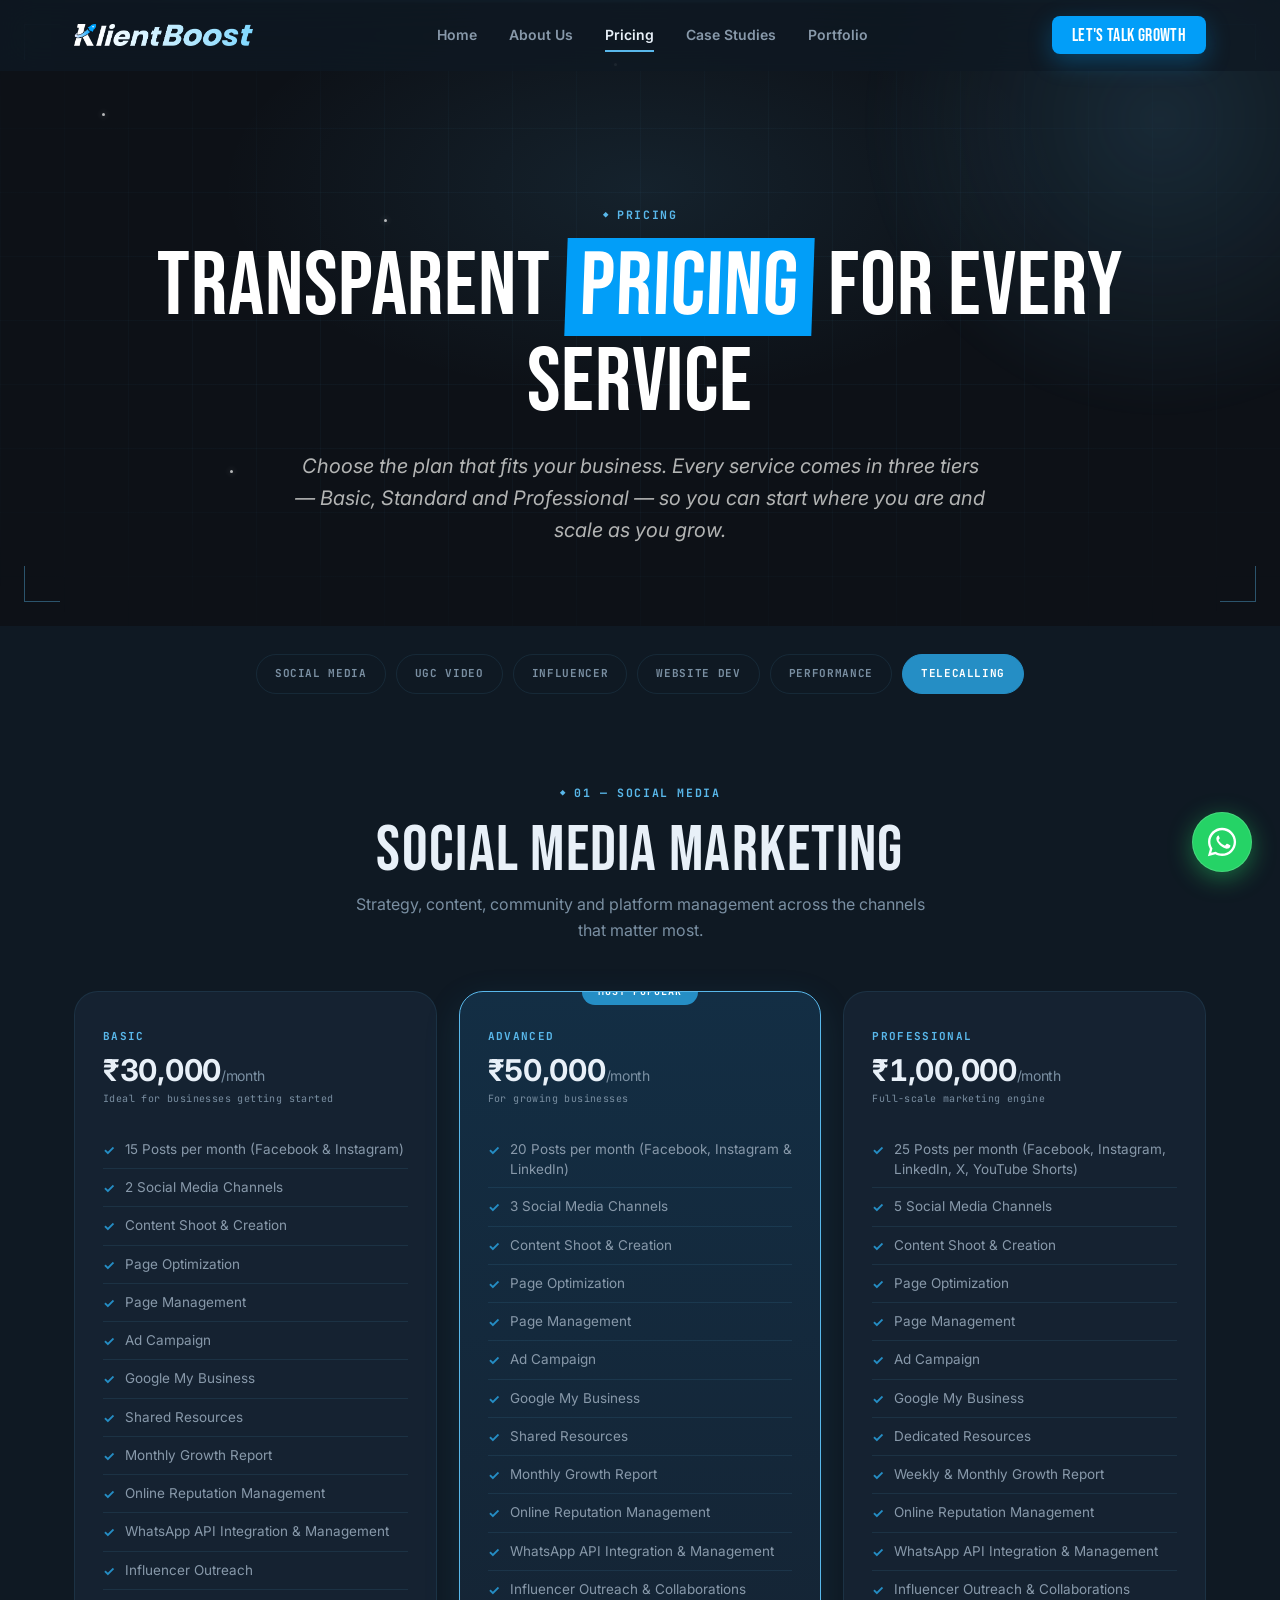
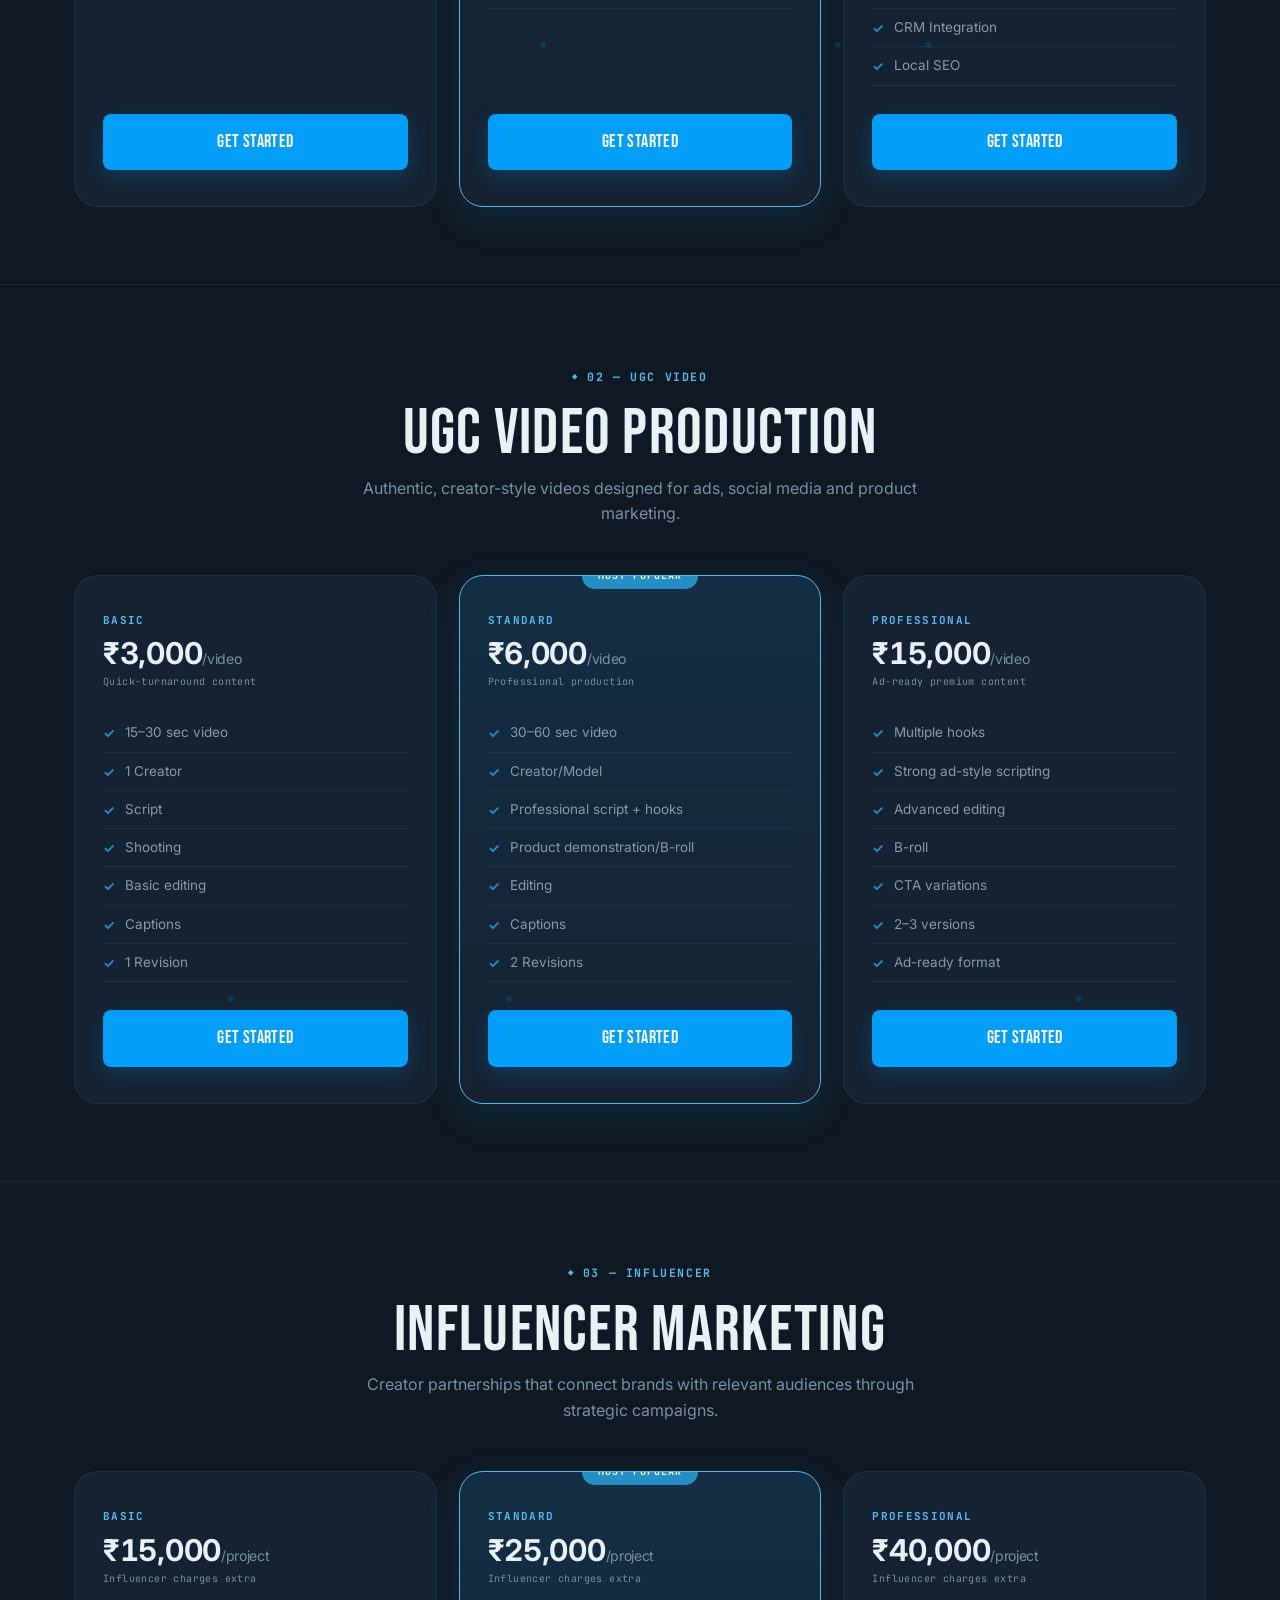
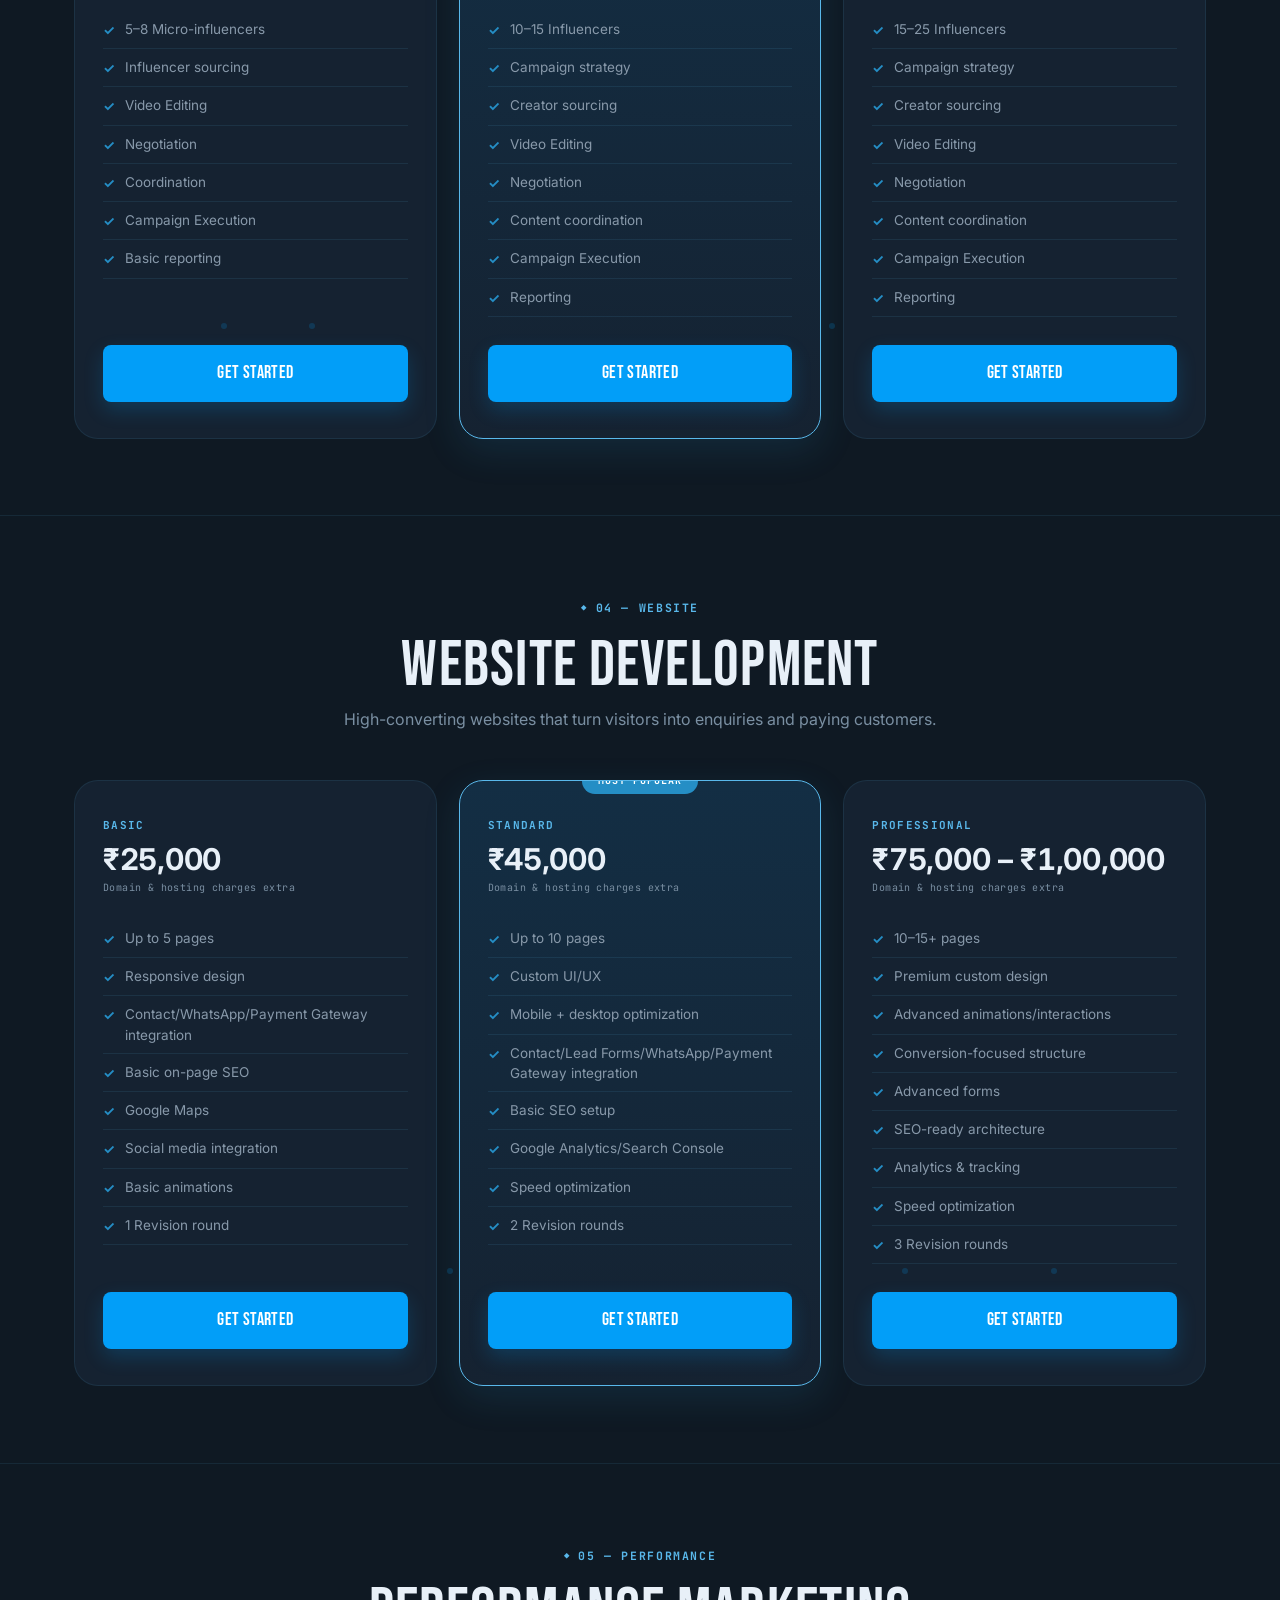
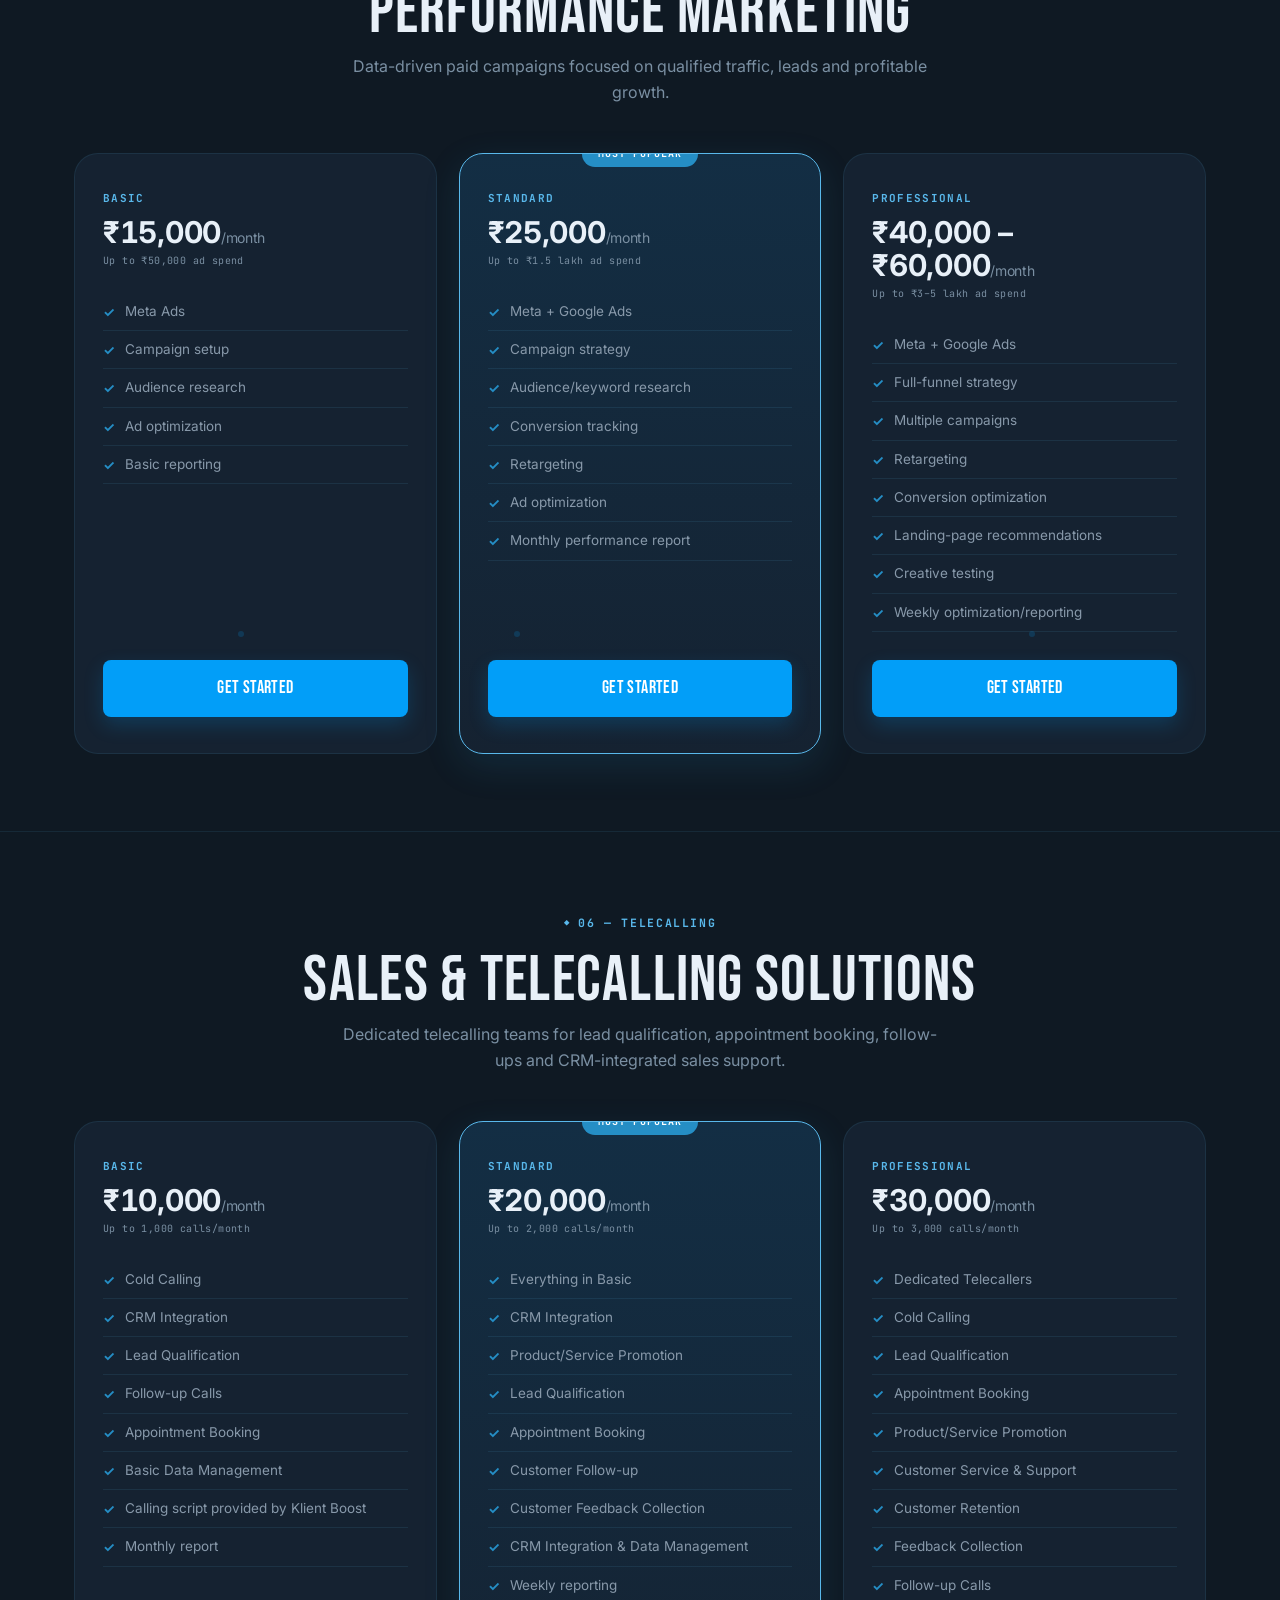
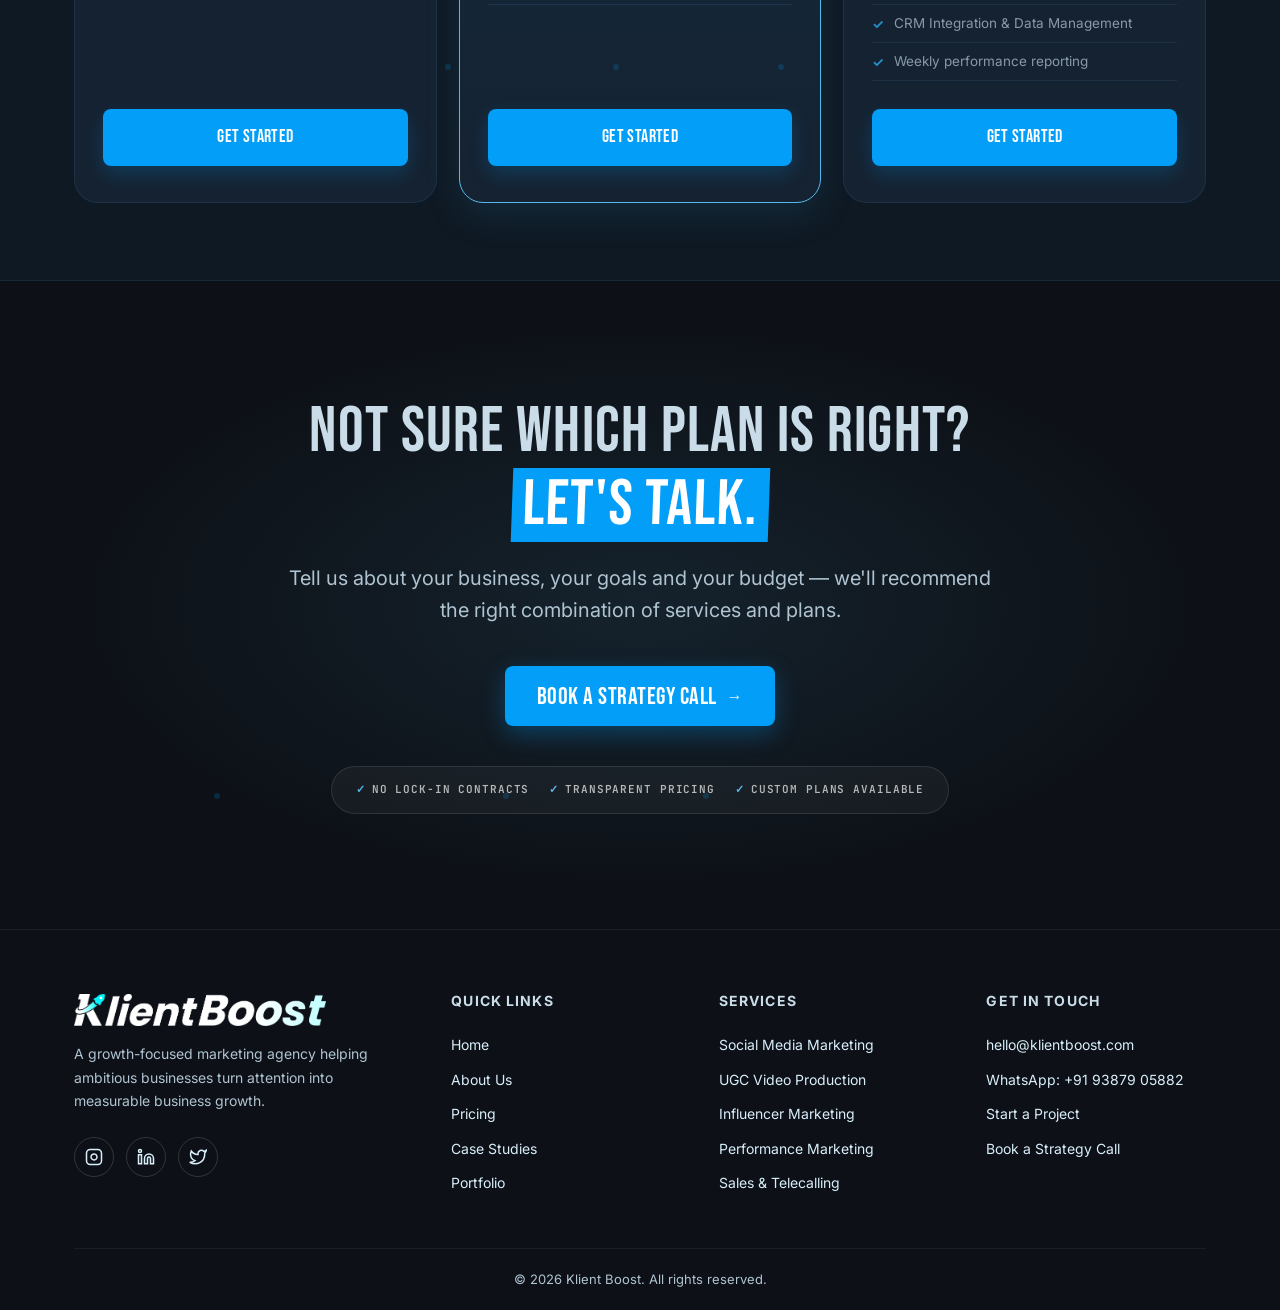
<file: pricing.html>
<!DOCTYPE html>
<html lang="en">
<head>
    <meta charset="UTF-8">
    <meta name="viewport" content="width=device-width, initial-scale=1.0">
    <title>Pricing — Klient Boost</title>
    <meta name="description" content="Transparent pricing for all Klient Boost services. Compare Basic, Standard and Professional plans for Social Media, UGC Video, Influencer Marketing, Web Development, Performance Marketing and Telecalling.">
    <link rel="preconnect" href="https://fonts.googleapis.com">
    <link rel="preconnect" href="https://fonts.gstatic.com" crossorigin>
    <link href="https://fonts.googleapis.com/css2?family=Bebas+Neue&family=Inter:wght@400;500;600;700;800&family=JetBrains+Mono:wght@400;500;700&display=swap" rel="stylesheet">
    <link rel="icon" href="favicon.png" type="image/png">
    <link rel="stylesheet" href="styles.css">
</head>
<body>

<!-- ============== NAVIGATION ============== -->
<nav class="navbar">
    <div class="container">
        <div class="nav-inner">
            <a href="index.html" class="nav-brand" aria-label="Klient Boost home"><img src="klientboost-logo-bright.png" alt="Klient Boost" width="320" height="72"></a>
            <div class="nav-links" id="navLinks">
                <a href="index.html">Home</a>
                <a href="index.html#about">About Us</a>
                <a href="pricing.html" class="active">Pricing</a>
                <a href="case-studies.html">Case Studies</a>
                <a href="portfolio.html">Portfolio</a>
            </div>
            <div style="display:flex;align-items:center;gap:12px;">
                <button class="nav-cta" onclick="contactUs()">Let's Talk Growth</button>
                <button class="mobile-toggle" id="mobileToggle">☰</button>
            </div>
        </div>
    </div>
</nav>

<!-- ============== PAGE HERO ============== -->
<section class="page-hero">
    <div class="hero-bg">
        <div class="layer-grid"></div>
        <div class="layer-glow right"></div>
        <div class="scanline"></div>
        <div class="hud tl"></div>
        <div class="hud tr"></div>
        <div class="hud bl"></div>
        <div class="hud br"></div>
    </div>
    <div class="hero-particles">
        <div class="particle"></div>
        <div class="particle"></div>
        <div class="particle"></div>
        <div class="particle"></div>
    </div>
    <div class="container">
        <div class="eyebrow" style="color:var(--primary);">Pricing</div>
        <h1>Transparent <span class="hi">Pricing</span> For Every Service</h1>
        <p class="lead" style="color:rgba(250,250,247,0.7);text-align:center;margin:0 auto;max-width:700px;">
            Choose the plan that fits your business. Every service comes in three tiers — Basic, Standard and Professional — so you can start where you are and scale as you grow.
        </p>
    </div>
</section>

<!-- ============== STICKY NAV ============== -->
<div class="container">
    <div class="pricing-nav">
        <a href="#social-media">Social Media</a>
        <a href="#ugc-video">UGC Video</a>
        <a href="#influencer">Influencer</a>
        <a href="#website">Website Dev</a>
        <a href="#performance">Performance</a>
        <a href="#telecalling">Telecalling</a>
    </div>
</div>

<!-- ======================================================
     1. SOCIAL MEDIA MARKETING
     ====================================================== -->
<section class="pricing-section" id="social-media">
    <div class="container">
        <div class="pricing-section-header reveal">
            <div class="eyebrow">01 — Social Media</div>
            <h2>Social Media Marketing</h2>
            <p>Strategy, content, community and platform management across the channels that matter most.</p>
        </div>
        <div class="pricing-grid">
            <!-- Basic -->
            <div class="pricing-card reveal">
                <div class="pricing-tier-tag">Basic</div>
                <div class="pricing-price">₹30,000<span style="font-size:14px;color:var(--muted);font-family:var(--f-body);font-weight:400;">/month</span></div>
                <div class="pricing-note">Ideal for businesses getting started</div>
                <ul class="pricing-features">
                    <li>15 Posts per month (Facebook & Instagram)</li>
                    <li>2 Social Media Channels</li>
                    <li>Content Shoot & Creation</li>
                    <li>Page Optimization</li>
                    <li>Page Management</li>
                    <li>Ad Campaign</li>
                    <li>Google My Business</li>
                    <li>Shared Resources</li>
                    <li>Monthly Growth Report</li>
                    <li>Online Reputation Management</li>
                    <li>WhatsApp API Integration & Management</li>
                    <li>Influencer Outreach</li>
                </ul>
                <a href="#" class="pricing-cta" onclick="contactUs(); return false;">Get Started</a>
            </div>
            <!-- Standard -->
            <div class="pricing-card popular reveal">
                <div class="pricing-tier-tag">Advanced</div>
                <div class="pricing-price">₹50,000<span style="font-size:14px;color:var(--muted);font-family:var(--f-body);font-weight:400;">/month</span></div>
                <div class="pricing-note">For growing businesses</div>
                <ul class="pricing-features">
                    <li>20 Posts per month (Facebook, Instagram & LinkedIn)</li>
                    <li>3 Social Media Channels</li>
                    <li>Content Shoot & Creation</li>
                    <li>Page Optimization</li>
                    <li>Page Management</li>
                    <li>Ad Campaign</li>
                    <li>Google My Business</li>
                    <li>Shared Resources</li>
                    <li>Monthly Growth Report</li>
                    <li>Online Reputation Management</li>
                    <li>WhatsApp API Integration & Management</li>
                    <li>Influencer Outreach & Collaborations</li>
                </ul>
                <a href="#" class="pricing-cta" onclick="contactUs(); return false;">Get Started</a>
            </div>
            <!-- Professional -->
            <div class="pricing-card reveal">
                <div class="pricing-tier-tag">Professional</div>
                <div class="pricing-price">₹1,00,000<span style="font-size:14px;color:var(--muted);font-family:var(--f-body);font-weight:400;">/month</span></div>
                <div class="pricing-note">Full-scale marketing engine</div>
                <ul class="pricing-features">
                    <li>25 Posts per month (Facebook, Instagram, LinkedIn, X, YouTube Shorts)</li>
                    <li>5 Social Media Channels</li>
                    <li>Content Shoot & Creation</li>
                    <li>Page Optimization</li>
                    <li>Page Management</li>
                    <li>Ad Campaign</li>
                    <li>Google My Business</li>
                    <li>Dedicated Resources</li>
                    <li>Weekly & Monthly Growth Report</li>
                    <li>Online Reputation Management</li>
                    <li>WhatsApp API Integration & Management</li>
                    <li>Influencer Outreach & Collaborations</li>
                    <li>CRM Integration</li>
                    <li>Local SEO</li>
                </ul>
                <a href="#" class="pricing-cta" onclick="contactUs(); return false;">Get Started</a>
            </div>
        </div>
    </div>
</section>

<!-- ======================================================
     2. UGC VIDEO PRODUCTION
     ====================================================== -->
<section class="pricing-section" id="ugc-video">
    <div class="container">
        <div class="pricing-section-header reveal">
            <div class="eyebrow">02 — UGC Video</div>
            <h2>UGC Video Production</h2>
            <p>Authentic, creator-style videos designed for ads, social media and product marketing.</p>
        </div>
        <div class="pricing-grid">
            <!-- Basic -->
            <div class="pricing-card reveal">
                <div class="pricing-tier-tag">Basic</div>
                <div class="pricing-price">₹3,000<span style="font-size:14px;color:var(--muted);font-family:var(--f-body);font-weight:400;">/video</span></div>
                <div class="pricing-note">Quick-turnaround content</div>
                <ul class="pricing-features">
                    <li>15–30 sec video</li>
                    <li>1 Creator</li>
                    <li>Script</li>
                    <li>Shooting</li>
                    <li>Basic editing</li>
                    <li>Captions</li>
                    <li>1 Revision</li>
                </ul>
                <a href="#" class="pricing-cta" onclick="contactUs(); return false;">Get Started</a>
            </div>
            <!-- Standard -->
            <div class="pricing-card popular reveal">
                <div class="pricing-tier-tag">Standard</div>
                <div class="pricing-price">₹6,000<span style="font-size:14px;color:var(--muted);font-family:var(--f-body);font-weight:400;">/video</span></div>
                <div class="pricing-note">Professional production</div>
                <ul class="pricing-features">
                    <li>30–60 sec video</li>
                    <li>Creator/Model</li>
                    <li>Professional script + hooks</li>
                    <li>Product demonstration/B-roll</li>
                    <li>Editing</li>
                    <li>Captions</li>
                    <li>2 Revisions</li>
                </ul>
                <a href="#" class="pricing-cta" onclick="contactUs(); return false;">Get Started</a>
            </div>
            <!-- Professional -->
            <div class="pricing-card reveal">
                <div class="pricing-tier-tag">Professional</div>
                <div class="pricing-price">₹15,000<span style="font-size:14px;color:var(--muted);font-family:var(--f-body);font-weight:400;">/video</span></div>
                <div class="pricing-note">Ad-ready premium content</div>
                <ul class="pricing-features">
                    <li>Multiple hooks</li>
                    <li>Strong ad-style scripting</li>
                    <li>Advanced editing</li>
                    <li>B-roll</li>
                    <li>CTA variations</li>
                    <li>2–3 versions</li>
                    <li>Ad-ready format</li>
                </ul>
                <a href="#" class="pricing-cta" onclick="contactUs(); return false;">Get Started</a>
            </div>
        </div>
    </div>
</section>

<!-- ======================================================
     3. INFLUENCER MARKETING
     ====================================================== -->
<section class="pricing-section" id="influencer">
    <div class="container">
        <div class="pricing-section-header reveal">
            <div class="eyebrow">03 — Influencer</div>
            <h2>Influencer Marketing</h2>
            <p>Creator partnerships that connect brands with relevant audiences through strategic campaigns.</p>
        </div>
        <div class="pricing-grid">
            <!-- Basic -->
            <div class="pricing-card reveal">
                <div class="pricing-tier-tag">Basic</div>
                <div class="pricing-price">₹15,000<span style="font-size:14px;color:var(--muted);font-family:var(--f-body);font-weight:400;">/project</span></div>
                <div class="pricing-note">Influencer charges extra</div>
                <ul class="pricing-features">
                    <li>5–8 Micro-influencers</li>
                    <li>Influencer sourcing</li>
                    <li>Video Editing</li>
                    <li>Negotiation</li>
                    <li>Coordination</li>
                    <li>Campaign Execution</li>
                    <li>Basic reporting</li>
                </ul>
                <a href="#" class="pricing-cta" onclick="contactUs(); return false;">Get Started</a>
            </div>
            <!-- Standard -->
            <div class="pricing-card popular reveal">
                <div class="pricing-tier-tag">Standard</div>
                <div class="pricing-price">₹25,000<span style="font-size:14px;color:var(--muted);font-family:var(--f-body);font-weight:400;">/project</span></div>
                <div class="pricing-note">Influencer charges extra</div>
                <ul class="pricing-features">
                    <li>10–15 Influencers</li>
                    <li>Campaign strategy</li>
                    <li>Creator sourcing</li>
                    <li>Video Editing</li>
                    <li>Negotiation</li>
                    <li>Content coordination</li>
                    <li>Campaign Execution</li>
                    <li>Reporting</li>
                </ul>
                <a href="#" class="pricing-cta" onclick="contactUs(); return false;">Get Started</a>
            </div>
            <!-- Professional -->
            <div class="pricing-card reveal">
                <div class="pricing-tier-tag">Professional</div>
                <div class="pricing-price">₹40,000<span style="font-size:14px;color:var(--muted);font-family:var(--f-body);font-weight:400;">/project</span></div>
                <div class="pricing-note">Influencer charges extra</div>
                <ul class="pricing-features">
                    <li>15–25 Influencers</li>
                    <li>Campaign strategy</li>
                    <li>Creator sourcing</li>
                    <li>Video Editing</li>
                    <li>Negotiation</li>
                    <li>Content coordination</li>
                    <li>Campaign Execution</li>
                    <li>Reporting</li>
                </ul>
                <a href="#" class="pricing-cta" onclick="contactUs(); return false;">Get Started</a>
            </div>
        </div>
    </div>
</section>

<!-- ======================================================
     4. WEBSITE DEVELOPMENT
     ====================================================== -->
<section class="pricing-section" id="website">
    <div class="container">
        <div class="pricing-section-header reveal">
            <div class="eyebrow">04 — Website</div>
            <h2>Website Development</h2>
            <p>High-converting websites that turn visitors into enquiries and paying customers.</p>
        </div>
        <div class="pricing-grid">
            <!-- Basic -->
            <div class="pricing-card reveal">
                <div class="pricing-tier-tag">Basic</div>
                <div class="pricing-price">₹25,000</div>
                <div class="pricing-note">Domain & hosting charges extra</div>
                <ul class="pricing-features">
                    <li>Up to 5 pages</li>
                    <li>Responsive design</li>
                    <li>Contact/WhatsApp/Payment Gateway integration</li>
                    <li>Basic on-page SEO</li>
                    <li>Google Maps</li>
                    <li>Social media integration</li>
                    <li>Basic animations</li>
                    <li>1 Revision round</li>
                </ul>
                <a href="#" class="pricing-cta" onclick="contactUs(); return false;">Get Started</a>
            </div>
            <!-- Standard -->
            <div class="pricing-card popular reveal">
                <div class="pricing-tier-tag">Standard</div>
                <div class="pricing-price">₹45,000</div>
                <div class="pricing-note">Domain & hosting charges extra</div>
                <ul class="pricing-features">
                    <li>Up to 10 pages</li>
                    <li>Custom UI/UX</li>
                    <li>Mobile + desktop optimization</li>
                    <li>Contact/Lead Forms/WhatsApp/Payment Gateway integration</li>
                    <li>Basic SEO setup</li>
                    <li>Google Analytics/Search Console</li>
                    <li>Speed optimization</li>
                    <li>2 Revision rounds</li>
                </ul>
                <a href="#" class="pricing-cta" onclick="contactUs(); return false;">Get Started</a>
            </div>
            <!-- Professional -->
            <div class="pricing-card reveal">
                <div class="pricing-tier-tag">Professional</div>
                <div class="pricing-price">₹75,000 – ₹1,00,000</div>
                <div class="pricing-note">Domain & hosting charges extra</div>
                <ul class="pricing-features">
                    <li>10–15+ pages</li>
                    <li>Premium custom design</li>
                    <li>Advanced animations/interactions</li>
                    <li>Conversion-focused structure</li>
                    <li>Advanced forms</li>
                    <li>SEO-ready architecture</li>
                    <li>Analytics & tracking</li>
                    <li>Speed optimization</li>
                    <li>3 Revision rounds</li>
                </ul>
                <a href="#" class="pricing-cta" onclick="contactUs(); return false;">Get Started</a>
            </div>
        </div>
    </div>
</section>

<!-- ======================================================
     5. PERFORMANCE MARKETING
     ====================================================== -->
<section class="pricing-section" id="performance">
    <div class="container">
        <div class="pricing-section-header reveal">
            <div class="eyebrow">05 — Performance</div>
            <h2>Performance Marketing</h2>
            <p>Data-driven paid campaigns focused on qualified traffic, leads and profitable growth.</p>
        </div>
        <div class="pricing-grid">
            <!-- Basic -->
            <div class="pricing-card reveal">
                <div class="pricing-tier-tag">Basic</div>
                <div class="pricing-price">₹15,000<span style="font-size:14px;color:var(--muted);font-family:var(--f-body);font-weight:400;">/month</span></div>
                <div class="pricing-note">Up to ₹50,000 ad spend</div>
                <ul class="pricing-features">
                    <li>Meta Ads</li>
                    <li>Campaign setup</li>
                    <li>Audience research</li>
                    <li>Ad optimization</li>
                    <li>Basic reporting</li>
                </ul>
                <a href="#" class="pricing-cta" onclick="contactUs(); return false;">Get Started</a>
            </div>
            <!-- Standard -->
            <div class="pricing-card popular reveal">
                <div class="pricing-tier-tag">Standard</div>
                <div class="pricing-price">₹25,000<span style="font-size:14px;color:var(--muted);font-family:var(--f-body);font-weight:400;">/month</span></div>
                <div class="pricing-note">Up to ₹1.5 lakh ad spend</div>
                <ul class="pricing-features">
                    <li>Meta + Google Ads</li>
                    <li>Campaign strategy</li>
                    <li>Audience/keyword research</li>
                    <li>Conversion tracking</li>
                    <li>Retargeting</li>
                    <li>Ad optimization</li>
                    <li>Monthly performance report</li>
                </ul>
                <a href="#" class="pricing-cta" onclick="contactUs(); return false;">Get Started</a>
            </div>
            <!-- Professional -->
            <div class="pricing-card reveal">
                <div class="pricing-tier-tag">Professional</div>
                <div class="pricing-price">₹40,000 – ₹60,000<span style="font-size:14px;color:var(--muted);font-family:var(--f-body);font-weight:400;">/month</span></div>
                <div class="pricing-note">Up to ₹3–5 lakh ad spend</div>
                <ul class="pricing-features">
                    <li>Meta + Google Ads</li>
                    <li>Full-funnel strategy</li>
                    <li>Multiple campaigns</li>
                    <li>Retargeting</li>
                    <li>Conversion optimization</li>
                    <li>Landing-page recommendations</li>
                    <li>Creative testing</li>
                    <li>Weekly optimization/reporting</li>
                </ul>
                <a href="#" class="pricing-cta" onclick="contactUs(); return false;">Get Started</a>
            </div>
        </div>
    </div>
</section>

<!-- ======================================================
     6. SALES & TELECALLING SOLUTIONS
     ====================================================== -->
<section class="pricing-section" id="telecalling">
    <div class="container">
        <div class="pricing-section-header reveal">
            <div class="eyebrow">06 — Telecalling</div>
            <h2>Sales & Telecalling Solutions</h2>
            <p>Dedicated telecalling teams for lead qualification, appointment booking, follow-ups and CRM-integrated sales support.</p>
        </div>
        <div class="pricing-grid">
            <!-- Basic -->
            <div class="pricing-card reveal">
                <div class="pricing-tier-tag">Basic</div>
                <div class="pricing-price">₹10,000<span style="font-size:14px;color:var(--muted);font-family:var(--f-body);font-weight:400;">/month</span></div>
                <div class="pricing-note">Up to 1,000 calls/month</div>
                <ul class="pricing-features">
                    <li>Cold Calling</li>
                    <li>CRM Integration</li>
                    <li>Lead Qualification</li>
                    <li>Follow-up Calls</li>
                    <li>Appointment Booking</li>
                    <li>Basic Data Management</li>
                    <li>Calling script provided by Klient Boost</li>
                    <li>Monthly report</li>
                </ul>
                <a href="#" class="pricing-cta" onclick="contactUs(); return false;">Get Started</a>
            </div>
            <!-- Standard -->
            <div class="pricing-card popular reveal">
                <div class="pricing-tier-tag">Standard</div>
                <div class="pricing-price">₹20,000<span style="font-size:14px;color:var(--muted);font-family:var(--f-body);font-weight:400;">/month</span></div>
                <div class="pricing-note">Up to 2,000 calls/month</div>
                <ul class="pricing-features">
                    <li>Everything in Basic</li>
                    <li>CRM Integration</li>
                    <li>Product/Service Promotion</li>
                    <li>Lead Qualification</li>
                    <li>Appointment Booking</li>
                    <li>Customer Follow-up</li>
                    <li>Customer Feedback Collection</li>
                    <li>CRM Integration & Data Management</li>
                    <li>Weekly reporting</li>
                </ul>
                <a href="#" class="pricing-cta" onclick="contactUs(); return false;">Get Started</a>
            </div>
            <!-- Professional -->
            <div class="pricing-card reveal">
                <div class="pricing-tier-tag">Professional</div>
                <div class="pricing-price">₹30,000<span style="font-size:14px;color:var(--muted);font-family:var(--f-body);font-weight:400;">/month</span></div>
                <div class="pricing-note">Up to 3,000 calls/month</div>
                <ul class="pricing-features">
                    <li>Dedicated Telecallers</li>
                    <li>Cold Calling</li>
                    <li>Lead Qualification</li>
                    <li>Appointment Booking</li>
                    <li>Product/Service Promotion</li>
                    <li>Customer Service & Support</li>
                    <li>Customer Retention</li>
                    <li>Feedback Collection</li>
                    <li>Follow-up Calls</li>
                    <li>CRM Integration & Data Management</li>
                    <li>Weekly performance reporting</li>
                </ul>
                <a href="#" class="pricing-cta" onclick="contactUs(); return false;">Get Started</a>
            </div>
        </div>
    </div>
</section>

<!-- ============== FINAL CTA ============== -->
<section class="final-cta">
    <div class="container">
        <div class="reveal">
            <h2>Not Sure Which Plan Is Right? <span class="hi">Let's Talk.</span></h2>
            <p class="lead">Tell us about your business, your goals and your budget — we'll recommend the right combination of services and plans.</p>
            <div class="final-cta-buttons">
                <button class="btn-primary" onclick="contactUs()">
                    <span>Book a Strategy Call</span>
                    <span style="font-size:16px;">→</span>
                </button>
            </div>
            <div class="final-meta" style="margin-top:40px;">
                <span class="final-meta-item">No Lock-in Contracts</span>
                <span class="final-meta-item">Transparent Pricing</span>
                <span class="final-meta-item">Custom Plans Available</span>
            </div>
        </div>
    </div>
</section>

<!-- ============== FOOTER ============== -->
<footer class="site-footer">
    <div class="container">
        <div class="footer-grid">
            <div>
                <div class="footer-brand"><img src="klientboost-logo-bright.png" alt="Klient Boost" style="height:32px;filter:brightness(1.5);"></div>
                <p class="footer-desc">A growth-focused marketing agency helping ambitious businesses turn attention into measurable business growth.</p>
                <div class="footer-social">
                    <a href="#" aria-label="Instagram"><svg width="18" height="18" viewBox="0 0 24 24" fill="none" stroke="currentColor" stroke-width="2"><rect x="2" y="2" width="20" height="20" rx="5" ry="5"></rect><path d="M16 11.37A4 4 0 1 1 12.63 8 4 4 0 0 1 16 11.37z"></path><line x1="17.5" y1="6.5" x2="17.51" y2="6.5"></line></svg></a>
                    <a href="#" aria-label="LinkedIn"><svg width="18" height="18" viewBox="0 0 24 24" fill="none" stroke="currentColor" stroke-width="2"><path d="M16 8a6 6 0 0 1 6 6v7h-4v-7a2 2 0 0 0-2-2 2 2 0 0 0-2 2v7h-4v-7a6 6 0 0 1 6-6z"></path><rect x="2" y="9" width="4" height="12"></rect><circle cx="4" cy="4" r="2"></circle></svg></a>
                    <a href="#" aria-label="Twitter"><svg width="18" height="18" viewBox="0 0 24 24" fill="none" stroke="currentColor" stroke-width="2"><path d="M23 3a10.9 10.9 0 0 1-3.14 1.53 4.48 4.48 0 0 0-7.86 3v1A10.66 10.66 0 0 1 3 4s-4 9 5 13a11.64 11.64 0 0 1-7 2c9 5 20 0 20-11.5a4.5 4.5 0 0 0-.08-.83A7.72 7.72 0 0 0 23 3z"></path></svg></a>
                </div>
            </div>
            <div class="footer-col">
                <h4>Quick Links</h4>
                <a href="index.html">Home</a>
                <a href="index.html#about">About Us</a>
                <a href="pricing.html">Pricing</a>
                <a href="case-studies.html">Case Studies</a>
                <a href="portfolio.html">Portfolio</a>
            </div>
            <div class="footer-col">
                <h4>Services</h4>
                <a href="#social-media">Social Media Marketing</a>
                <a href="#ugc-video">UGC Video Production</a>
                <a href="#influencer">Influencer Marketing</a>
                <a href="#performance">Performance Marketing</a>
                <a href="#telecalling">Sales & Telecalling</a>
            </div>
            <div class="footer-col">
                <h4>Get In Touch</h4>
                <a href="mailto:hello@klientboost.com">hello@klientboost.com</a>
                <a href="https://wa.me/919387905882" target="_blank" rel="noopener noreferrer">WhatsApp: +91 93879 05882</a>
                <a href="https://wa.me/919387905882" target="_blank" rel="noopener noreferrer" onclick="contactUs(); return false;">Start a Project</a>
                <a href="https://wa.me/919387905882" target="_blank" rel="noopener noreferrer" onclick="contactUs(); return false;">Book a Strategy Call</a>
            </div>
        </div>
        <div class="footer-bottom">
            © 2026 Klient Boost. All rights reserved.
        </div>
    </div>
</footer>

<script src="script.js"></script>
</body>
</html>
</file>
<file: styles.css>
/* ============================================================
   KLIENT BOOST — Design System & Component Styles
   Premium blue brand system with glassmorphic components
         + GetNos  (neo-brutalist cards, display type, HUD accents)
   ============================================================ */

/* ============== CSS VARIABLES ============== */
:root {
    /* Brand Colors */
    --primary: #59B8EB;
    --primary-dark: #258ec5;
    --primary-light: #A8D4EE;
    --primary-glow: rgba(89, 184, 235, 0.32);

    /* Ink & Paper — Dark Theme */
    --ink: #0D1117;
    --ink-2: #131c27;
    --ink-3: #1a2735;
    --paper: #0F1923;
    --paper-2: #152231;

    /* Semantic */
    --muted: #7a8fa2;
    --line: rgba(89, 184, 235, 0.1);
    --line-dark: rgba(255, 255, 255, 0.08);

    /* Typography */
    --f-display: 'Bebas Neue', sans-serif;
    --f-body: 'Inter', 'Archivo', sans-serif;
    --f-mono: 'JetBrains Mono', monospace;
    --f-num: 'Inter', -apple-system, BlinkMacSystemFont, 'Segoe UI', Roboto, sans-serif;

    /* Spacing */
    --section-pad: clamp(56px, 8vw, 110px);
    --container-max: 1180px;
    --container-pad: 24px;

    /* Radius */
    --radius-sm: 12px;
    --radius-md: 18px;
    --radius-lg: 24px;
    --radius-xl: 32px;
    --radius-full: 999px;
}

/* ============== RESET & BASE ============== */
*,
*::before,
*::after {
    box-sizing: border-box;
    margin: 0;
    padding: 0;
}

html {
    scroll-behavior: smooth;
    -webkit-text-size-adjust: 100%;
}

body {
    font-family: var(--f-body);
    background: var(--paper);
    color: var(--ink);
    line-height: 1.6;
    -webkit-font-smoothing: antialiased;
    -moz-osx-font-smoothing: grayscale;
    overflow-x: hidden;
}

a {
    color: inherit;
    text-decoration: none;
}

img {
    max-width: 100%;
    height: auto;
    display: block;
}

button {
    font-family: inherit;
    cursor: pointer;
    border: none;
    background: none;
}

ul,
ol {
    list-style: none;
}

/* ============== LAYOUT ============== */
.container {
    max-width: var(--container-max);
    margin: 0 auto;
    padding: 0 var(--container-pad);
}

.container-narrow {
    max-width: 820px;
    margin: 0 auto;
    padding: 0 var(--container-pad);
}

section {
    padding: var(--section-pad) 0;
    position: relative;
}

section.dark {
    background: var(--ink);
    color: var(--paper);
}

/* ============== TYPOGRAPHY ============== */
h1,
h2,
h3,
h4 {
    font-family: var(--f-display);
    font-weight: 400;
    letter-spacing: 0.02em;
    line-height: 1.05;
}

h1 {
    font-size: clamp(48px, 7vw, 96px);
}

h2 {
    font-size: clamp(36px, 5vw, 64px);
}

h3 {
    font-size: clamp(22px, 2.4vw, 32px);
}

h4 {
    font-size: clamp(17px, 1.6vw, 21px);
}

.hi {
    background: var(--primary);
    color: #fff;
    padding: 0 0.14em;
    display: inline-block;
    transform: skewX(-4deg);
}

.eyebrow {
    display: inline-flex;
    align-items: center;
    gap: 8px;
    font-family: var(--f-mono);
    font-size: 11.5px;
    font-weight: 700;
    letter-spacing: 0.14em;
    text-transform: uppercase;
    color: var(--primary);
    margin-bottom: 14px;
}

.eyebrow::before {
    content: '◆';
    font-size: 9px;
}

.section-badge {
    display: inline-flex;
    align-items: center;
    gap: 8px;
    background: rgba(89, 184, 235, 0.1);
    border: 1px solid rgba(89, 184, 235, 0.3);
    padding: 8px 18px;
    border-radius: var(--radius-full);
    margin-bottom: 20px;
}

.badge-dot {
    width: 8px;
    height: 8px;
    background: var(--primary);
    border-radius: 50%;
    animation: pulse 2s ease-in-out infinite;
}

.badge-label {
    font-family: var(--f-mono);
    font-size: 12px;
    font-weight: 700;
    color: var(--primary);
    text-transform: uppercase;
    letter-spacing: 0.1em;
}

.section-title {
    text-transform: uppercase;
    margin-bottom: 16px;
}

.section-subtitle {
    font-family: var(--f-body);
    font-size: clamp(16px, 1.6vw, 19px);
    line-height: 1.6;
    color: var(--muted);
    max-width: 620px;
}

.lead {
    font-size: clamp(17px, 1.7vw, 20px);
    line-height: 1.6;
    color: var(--muted);
    max-width: 720px;
}

/* ============== NAVBAR ============== */
.navbar {
    position: fixed;
    top: 0;
    left: 0;
    right: 0;
    z-index: 100;
    padding: 16px 0;
    background: rgba(250, 250, 247, 0.92);
    backdrop-filter: blur(16px);
    -webkit-backdrop-filter: blur(16px);
    border-bottom: 1px solid var(--line);
    transition: padding 0.3s, background 0.3s, box-shadow 0.3s;
}

.navbar.scrolled {
    padding: 10px 0;
    box-shadow: 0 2px 20px rgba(10, 10, 10, 0.08);
}

.nav-inner {
    display: flex;
    align-items: center;
    justify-content: space-between;
    gap: 32px;
}

.nav-brand {
    font-family: var(--f-display);
    font-size: 28px;
    letter-spacing: 0.05em;
    color: var(--ink);
    text-transform: uppercase;
    display: flex;
    align-items: center;
    gap: 4px;
    line-height: 1;
}

.nav-brand .brand-accent {
    color: var(--primary);
}

.nav-links {
    display: flex;
    align-items: center;
    gap: 32px;
}

.nav-links a {
    font-size: 14px;
    font-weight: 600;
    color: var(--ink);
    position: relative;
    padding: 4px 0;
    transition: color 0.2s;
}

.nav-links a::after {
    content: '';
    position: absolute;
    bottom: -2px;
    left: 0;
    right: 100%;
    height: 2px;
    background: var(--primary);
    transition: right 0.3s;
}

.nav-links a:hover {
    color: var(--primary);
}

.nav-links a:hover::after {
    right: 0;
}

.nav-links a.active {
    color: var(--primary);
}

.nav-links a.active::after {
    right: 0;
}

/* Nav CTA Button */
.nav-cta {
    display: inline-flex;
    align-items: center;
    gap: 8px;
    font-family: var(--f-display);
    font-size: 18px;
    letter-spacing: 0.03em;
    text-transform: uppercase;
    background: linear-gradient(180deg, #A8D4EE 0%, var(--primary) 50%, var(--primary-dark) 100%);
    color: #fff;
    border: 2.5px solid var(--ink);
    border-radius: 9px;
    padding: 10px 20px 8px;
    box-shadow: 0 4px 0 var(--ink);
    transition: transform 0.08s, box-shadow 0.08s, filter 0.12s;
    position: relative;
    overflow: hidden;
    white-space: nowrap;
}

.nav-cta::before {
    content: '';
    position: absolute;
    top: 0;
    left: -100%;
    width: 70%;
    height: 100%;
    background: linear-gradient(90deg, transparent, rgba(255, 255, 255, 0.35), transparent);
    transform: skewX(-22deg);
    transition: left 0.55s;
}

.nav-cta:hover::before {
    left: 130%;
}

.nav-cta:hover {
    transform: translateY(-1px);
    box-shadow: 0 5px 0 var(--ink);
    filter: brightness(1.04);
}

.nav-cta:active {
    transform: translateY(2px);
    box-shadow: 0 1px 0 var(--ink);
}

/* Mobile Menu */
.mobile-toggle {
    display: none;
    width: 40px;
    height: 40px;
    align-items: center;
    justify-content: center;
    font-size: 24px;
    color: var(--ink);
    border-radius: var(--radius-sm);
    transition: background 0.15s;
}

.mobile-toggle:hover {
    background: rgba(10, 10, 10, 0.06);
}

/* ============== BUTTONS ============== */
.btn-primary {
    position: relative;
    display: inline-flex;
    align-items: center;
    gap: 10px;
    background: linear-gradient(180deg, #A8D4EE 0%, var(--primary) 40%, var(--primary-dark) 100%);
    color: #fff;
    border: 3px solid var(--ink);
    border-radius: var(--radius-md);
    padding: 18px 32px 15px;
    font-family: var(--f-display);
    font-size: 24px;
    letter-spacing: 0.03em;
    text-transform: uppercase;
    box-shadow: 0 6px 0 var(--ink), 0 14px 26px -8px rgba(10, 10, 10, 0.4);
    cursor: pointer;
    transition: transform 0.08s, box-shadow 0.08s, filter 0.12s;
    overflow: hidden;
    text-decoration: none;
}

.btn-primary::before {
    content: '';
    position: absolute;
    top: 0;
    left: -100%;
    width: 70%;
    height: 100%;
    background: linear-gradient(90deg, transparent, rgba(255, 255, 255, 0.35), transparent);
    transform: skewX(-22deg);
    transition: left 0.55s;
}

.btn-primary:hover::before {
    left: 130%;
}

.btn-primary:hover {
    filter: brightness(1.04);
    transform: translateY(-1px);
}

.btn-primary:active {
    transform: translateY(4px);
    box-shadow: 0 2px 0 var(--ink), 0 4px 12px -4px rgba(10, 10, 10, 0.3);
}

.btn-ghost {
    display: inline-flex;
    align-items: center;
    gap: 8px;
    background: transparent;
    color: var(--ink);
    border: 2.5px solid var(--ink);
    border-radius: var(--radius-md);
    padding: 16px 28px 13px;
    font-family: var(--f-display);
    font-size: 20px;
    letter-spacing: 0.03em;
    text-transform: uppercase;
    box-shadow: 0 4px 0 var(--ink);
    transition: transform 0.08s, box-shadow 0.08s, background 0.15s, color 0.15s;
    text-decoration: none;
}

.btn-ghost:hover {
    background: var(--ink);
    color: var(--primary);
    transform: translateY(-1px);
    box-shadow: 0 5px 0 var(--ink);
}

.btn-ghost:active {
    transform: translateY(2px);
    box-shadow: 0 1px 0 var(--ink);
}

/* Dark section variants */
section.dark .btn-ghost {
    color: var(--paper);
    border-color: var(--paper);
    box-shadow: 0 4px 0 var(--primary);
}

section.dark .btn-ghost:hover {
    background: var(--paper);
    color: var(--ink);
}

.btn-sm {
    padding: 12px 22px 10px;
    font-size: 18px;
    border-radius: 9px;
    box-shadow: 0 4px 0 var(--ink);
}

.btn-sm:active {
    box-shadow: 0 2px 0 var(--ink);
}

/* ============== HERO SECTION ============== */
.hero {
    min-height: 100vh;
    background: linear-gradient(180deg, #0d0d12 0%, var(--ink) 40%, #12121a 70%, #0f0f14 100%);
    position: relative;
    overflow: hidden;
    display: flex;
    align-items: center;
    padding: clamp(120px, 14vw, 160px) 0 clamp(60px, 7vw, 100px);
    text-align: center;
    isolation: isolate;
}

/* Hero Background Layers */
.hero-bg {
    position: absolute;
    inset: 0;
    pointer-events: none;
    z-index: 0;
}

.hero-bg .layer-grid {
    position: absolute;
    inset: 0;
    background-image:
        linear-gradient(rgba(89, 184, 235, 0.04) 1px, transparent 1px),
        linear-gradient(90deg, rgba(89, 184, 235, 0.04) 1px, transparent 1px);
    background-size: 64px 64px;
    mask-image: radial-gradient(ellipse 90% 80% at 50% 50%, #000 35%, transparent 80%);
    -webkit-mask-image: radial-gradient(ellipse 90% 80% at 50% 50%, #000 35%, transparent 80%);
}

.hero-bg .layer-glow {
    position: absolute;
    width: 600px;
    height: 600px;
    background: radial-gradient(circle, rgba(89, 184, 235, 0.15) 0%, transparent 70%);
    filter: blur(8px);
}

.hero-bg .layer-glow.right {
    top: -180px;
    right: -180px;
}

.hero-bg .layer-glow.left {
    bottom: -200px;
    left: -200px;
    width: 480px;
    height: 480px;
    background: radial-gradient(circle, rgba(89, 184, 235, 0.08) 0%, transparent 70%);
}

.hero-bg .scanline {
    position: absolute;
    left: 0;
    right: 0;
    top: 0;
    height: 2px;
    background: linear-gradient(90deg, transparent, rgba(89, 184, 235, 0.5), transparent);
    animation: scan 12s ease-in-out infinite;
    filter: blur(1px);
}

@keyframes scan {
    0% {
        top: -2%;
        opacity: 0;
    }

    10% {
        opacity: 1;
    }

    85% {
        opacity: 1;
    }

    100% {
        top: 102%;
        opacity: 0;
    }
}

/* HUD Corner Brackets */
.hero-bg .hud {
    position: absolute;
    width: 36px;
    height: 36px;
    border-color: var(--primary);
    border-style: solid;
    opacity: 0.4;
}

.hero-bg .hud.tl {
    top: 24px;
    left: 24px;
    border-width: 1.5px 0 0 1.5px;
}

.hero-bg .hud.tr {
    top: 24px;
    right: 24px;
    border-width: 1.5px 1.5px 0 0;
}

.hero-bg .hud.bl {
    bottom: 24px;
    left: 24px;
    border-width: 0 0 1.5px 1.5px;
}

.hero-bg .hud.br {
    bottom: 24px;
    right: 24px;
    border-width: 0 1.5px 1.5px 0;
}

/* Particles */
.hero-particles {
    position: absolute;
    inset: 0;
    overflow: hidden;
    z-index: 0;
}

.particle {
    position: absolute;
    width: 3px;
    height: 3px;
    background: rgba(255, 255, 255, 0.7);
    border-radius: 50%;
    animation: particleFloat 20s ease-in-out infinite;
    box-shadow: 0 0 6px rgba(255, 255, 255, 0.4);
}

.particle:nth-child(1) {
    left: 8%;
    top: 18%;
    animation-duration: 25s;
}

.particle:nth-child(2) {
    left: 18%;
    top: 75%;
    animation-duration: 30s;
    animation-delay: -5s;
}

.particle:nth-child(3) {
    left: 30%;
    top: 35%;
    animation-duration: 22s;
    animation-delay: -8s;
}

.particle:nth-child(4) {
    left: 48%;
    top: 10%;
    animation-duration: 28s;
    animation-delay: -12s;
}

.particle:nth-child(5) {
    left: 60%;
    top: 65%;
    animation-duration: 24s;
    animation-delay: -15s;
    width: 4px;
    height: 4px;
}

.particle:nth-child(6) {
    left: 72%;
    top: 25%;
    animation-duration: 26s;
    animation-delay: -3s;
}

.particle:nth-child(7) {
    left: 85%;
    top: 55%;
    animation-duration: 32s;
    animation-delay: -10s;
}

.particle:nth-child(8) {
    left: 92%;
    top: 12%;
    animation-duration: 20s;
    animation-delay: -2s;
}

@keyframes particleFloat {

    0%,
    100% {
        transform: translateY(0) translateX(0);
        opacity: 0.4;
    }

    25% {
        transform: translateY(-20px) translateX(8px);
        opacity: 0.8;
    }

    50% {
        transform: translateY(-10px) translateX(-8px);
        opacity: 0.3;
    }

    75% {
        transform: translateY(-30px) translateX(4px);
        opacity: 0.7;
    }
}

/* Hero Content */
.hero-inner {
    position: relative;
    z-index: 2;
    max-width: 900px;
    margin: 0 auto;
    display: flex;
    flex-direction: column;
    align-items: center;
}

.hero-badge {
    display: inline-flex;
    align-items: center;
    gap: 8px;
    background: rgba(89, 184, 235, 0.12);
    border: 1px solid rgba(89, 184, 235, 0.35);
    padding: 8px 18px;
    border-radius: var(--radius-full);
    margin-bottom: 28px;
}

.hero-badge .dot {
    width: 8px;
    height: 8px;
    background: var(--primary);
    border-radius: 50%;
    box-shadow: 0 0 0 4px rgba(89, 184, 235, 0.18);
    animation: pulse 2s ease-in-out infinite;
}

@keyframes pulse {

    0%,
    100% {
        opacity: 1;
        transform: scale(1);
    }

    50% {
        opacity: 0.6;
        transform: scale(1.3);
    }
}

.hero-badge span:last-child {
    font-family: var(--f-mono);
    font-size: 11.5px;
    font-weight: 700;
    color: var(--primary);
    text-transform: uppercase;
    letter-spacing: 0.12em;
}

.hero h1 {
    color: var(--paper);
    text-transform: uppercase;
    max-width: 900px;
    margin-bottom: 24px;
}

.hero h1 .hi {
    background: var(--primary);
    color: #fff;
    transform: skewX(-3deg);
}

.hero-lead {
    font-size: clamp(17px, 1.7vw, 20px);
    line-height: 1.65;
    color: rgba(250, 250, 247, 0.75);
    max-width: 680px;
    margin: 0 auto 40px;
}

.hero-cta-row {
    display: flex;
    align-items: center;
    gap: 16px;
    flex-wrap: wrap;
    justify-content: center;
    margin-bottom: 20px;
}

/* Hero Slider */
.hero-slide {
    display: none;
    animation: fadeIn 0.8s ease;
}

.hero-slide.active {
    display: block;
}

@keyframes fadeIn {
    from {
        opacity: 0;
        transform: translateY(12px);
    }

    to {
        opacity: 1;
        transform: translateY(0);
    }
}

.hero-slider-dots {
    display: flex;
    gap: 10px;
    justify-content: center;
    margin-top: 28px;
}

.hero-slider-dots .dot {
    width: 10px;
    height: 10px;
    border-radius: 50%;
    background: rgba(255, 255, 255, 0.2);
    border: 1.5px solid rgba(255, 255, 255, 0.3);
    cursor: pointer;
    transition: all 0.3s;
}

.hero-slider-dots .dot.active {
    background: var(--primary);
    border-color: var(--primary);
    box-shadow: 0 0 12px rgba(89, 184, 235, 0.5);
}

/* Hero Stats Row */
.hero-stats {
    display: grid;
    grid-template-columns: repeat(3, 1fr);
    align-items: stretch;
    margin-top: 52px;
    padding: 24px 0;
    border: 1px solid rgba(89, 184, 235, 0.16);
    border-radius: var(--radius-md);
    background: rgba(15, 25, 35, 0.7);
    backdrop-filter: blur(16px);
    box-shadow: 0 10px 30px rgba(0, 0, 0, 0.35);
    width: 100%;
    max-width: 720px;
}

.hero-stat {
    display: flex;
    flex-direction: column;
    align-items: center;
    justify-content: flex-start;
    text-align: center;
    padding: 4px 18px;
    position: relative;
}

.hero-stat + .hero-stat {
    border-left: 1px solid rgba(89, 184, 235, 0.14);
}

.hero-stat .num {
    font-family: var(--f-num);
    font-size: clamp(34px, 4vw, 44px);
    font-weight: 700;
    color: var(--primary);
    line-height: 1.1;
    letter-spacing: -0.01em;
}

.hero-stat .lbl {
    font-family: var(--f-mono);
    font-size: 11px;
    font-weight: 600;
    letter-spacing: 0.08em;
    text-transform: uppercase;
    color: rgba(250, 250, 247, 0.65);
    margin-top: 10px;
    line-height: 1.45;
    min-height: 2.9em;
    display: flex;
    flex-direction: column;
    justify-content: flex-start;
    align-items: center;
    text-align: center;
}

/* ============== ABOUT SECTION ============== */
.about {
    padding: var(--section-pad) 0;
    background: var(--paper);
}

.about-grid {
    display: grid;
    grid-template-columns: 1.2fr 1fr;
    gap: 64px;
    align-items: center;
}

.about-text .lead {
    color: #444;
    margin-bottom: 28px;
}

.proof-banner {
    background: var(--ink);
    border: 2.5px solid var(--ink);
    border-radius: var(--radius-lg);
    padding: 40px;
    text-align: center;
    box-shadow: 8px 8px 0 var(--primary);
    position: relative;
    overflow: hidden;
}

.proof-banner::before {
    content: '';
    position: absolute;
    inset: 0;
    background: radial-gradient(ellipse at center, rgba(89, 184, 235, 0.15) 0%, transparent 70%);
}

.proof-banner .proof-number {
    font-family: var(--f-num);
    font-size: clamp(52px, 6.5vw, 76px);
    font-weight: 700;
    letter-spacing: -0.01em;
    color: var(--primary);
    line-height: 1.1;
    position: relative;
    z-index: 1;
    text-shadow: 0 0 40px rgba(89, 184, 235, 0.4);
}

.proof-banner .proof-label {
    font-family: var(--f-body);
    font-size: 18px;
    color: rgba(250, 250, 247, 0.85);
    margin-top: 8px;
    position: relative;
    z-index: 1;
    line-height: 1.5;
}

.proof-banner .proof-footnote {
    font-family: var(--f-mono);
    font-size: 10px;
    color: rgba(250, 250, 247, 0.4);
    margin-top: 16px;
    position: relative;
    z-index: 1;
    letter-spacing: 0.08em;
    text-transform: uppercase;
}

/* Proof graphic card (uploaded visual) */
.proof-graphic-card {
    position: relative;
    border-radius: var(--radius-lg);
    overflow: hidden;
    border: 1.5px solid rgba(89, 184, 235, 0.22);
    box-shadow: 0 16px 40px rgba(0, 0, 0, 0.45), 0 0 30px rgba(2, 158, 248, 0.15);
    background: #081018;
    transition: transform 0.4s cubic-bezier(.22,1,.36,1), box-shadow 0.4s ease, border-color 0.4s ease;
}
.proof-graphic-card:hover {
    transform: translateY(-6px);
    border-color: rgba(2, 158, 248, 0.5);
    box-shadow: 0 24px 54px rgba(0, 0, 0, 0.55), 0 0 42px rgba(2, 158, 248, 0.3);
}
.proof-graphic-img {
    display: block;
    width: 100%;
    height: auto;
    object-fit: cover;
    border-radius: inherit;
}

/* ============== SERVICES SECTION ============== */
.services {
    background: var(--paper-2);
    padding: var(--section-pad) 0;
}

.services-header {
    text-align: center;
    margin-bottom: 56px;
}

.services-grid {
    display: grid;
    grid-template-columns: repeat(3, 1fr);
    gap: 22px;
}

.service-card {
    background: #fff;
    border: 2px solid var(--ink);
    border-radius: var(--radius-lg);
    padding: 32px 28px;
    position: relative;
    transition: transform 0.15s, box-shadow 0.15s;
    box-shadow: 5px 5px 0 var(--ink);
}

.service-card:hover {
    transform: translate(-3px, -3px);
    box-shadow: 8px 8px 0 var(--ink);
}

.service-card .card-number {
    font-family: var(--f-mono);
    font-size: 11px;
    font-weight: 700;
    color: var(--primary);
    letter-spacing: 0.14em;
    text-transform: uppercase;
    margin-bottom: 12px;
}

.service-card .card-icon {
    width: 52px;
    height: 52px;
    background: var(--primary);
    border-radius: var(--radius-md);
    display: flex;
    align-items: center;
    justify-content: center;
    margin-bottom: 20px;
    color: #fff;
}

.service-card .card-icon svg {
    width: 26px;
    height: 26px;
}

.service-card h3 {
    font-family: var(--f-display);
    font-size: 26px;
    margin-bottom: 12px;
    line-height: 1.1;
    letter-spacing: 0.02em;
}

.service-card p {
    font-size: 14.5px;
    color: #555;
    line-height: 1.6;
}

/* ============== TRUST / CLIENT MARQUEE ============== */
.trust-section {
    background: var(--ink);
    padding: 50px 0;
    overflow: hidden;
}

.trust-header {
    text-align: center;
    margin-bottom: 28px;
}

.trust-label {
    font-family: var(--f-mono);
    font-size: 11px;
    font-weight: 700;
    color: var(--primary);
    text-transform: uppercase;
    letter-spacing: 0.14em;
    margin-bottom: 8px;
}

.trust-title {
    font-family: var(--f-display);
    font-size: clamp(28px, 3vw, 40px);
    color: var(--paper);
    text-transform: uppercase;
}

.trust-marquee {
    overflow: hidden;
    position: relative;
}

.trust-marquee::before,
.trust-marquee::after {
    content: '';
    position: absolute;
    top: 0;
    bottom: 0;
    width: 80px;
    z-index: 2;
}

.trust-marquee::before {
    left: 0;
    background: linear-gradient(90deg, var(--ink), transparent);
}

.trust-marquee::after {
    right: 0;
    background: linear-gradient(90deg, transparent, var(--ink));
}

.marquee-track {
    display: flex;
    gap: 48px;
    white-space: nowrap;
    animation: marqueeScroll 40s linear infinite;
}

.marquee-track:hover {
    animation-play-state: paused;
}

@keyframes marqueeScroll {
    0% {
        transform: translateX(0);
    }

    100% {
        transform: translateX(-50%);
    }
}

.marquee-item {
    font-family: var(--f-display);
    font-size: 22px;
    letter-spacing: 0.03em;
    color: rgba(250, 250, 247, 0.5);
    display: inline-flex;
    align-items: center;
    flex-shrink: 0;
    transition: color 0.3s;
}

.marquee-item:hover {
    color: var(--paper);
}

.marquee-sep {
    color: var(--primary);
    font-size: 14px;
    flex-shrink: 0;
}

/* ============== PACKAGES SECTION ============== */
.packages {
    padding: var(--section-pad) 0;
    background: var(--paper);
}

.packages-header {
    text-align: center;
    margin-bottom: 56px;
}

.packages-grid {
    display: grid;
    grid-template-columns: repeat(3, 1fr);
    gap: 22px;
}

.package-card {
    background: #fff;
    border: 2px solid var(--ink);
    border-radius: var(--radius-lg);
    padding: 36px 30px;
    position: relative;
    display: flex;
    flex-direction: column;
    transition: transform 0.15s, box-shadow 0.15s;
    box-shadow: 5px 5px 0 var(--ink);
}

.package-card:hover {
    transform: translate(-3px, -3px);
    box-shadow: 8px 8px 0 var(--ink);
}

.package-card.featured {
    background: var(--ink);
    color: var(--paper);
    box-shadow: 5px 5px 0 var(--primary);
}

.package-card.featured:hover {
    box-shadow: 8px 8px 0 var(--primary);
}

.package-tag {
    font-family: var(--f-mono);
    font-size: 11px;
    font-weight: 700;
    letter-spacing: 0.14em;
    text-transform: uppercase;
    color: var(--primary);
    margin-bottom: 12px;
}

.package-card h3 {
    font-family: var(--f-display);
    font-size: 36px;
    line-height: 1;
    margin-bottom: 8px;
}

.package-subtitle {
    font-size: 15px;
    color: var(--muted);
    margin-bottom: 24px;
    line-height: 1.5;
}

.package-card.featured .package-subtitle {
    color: rgba(250, 250, 247, 0.7);
}

.package-features {
    flex: 1;
    margin-bottom: 28px;
}

.package-features li {
    padding: 10px 0;
    font-size: 14.5px;
    display: flex;
    align-items: flex-start;
    gap: 10px;
    border-bottom: 1px solid var(--line);
}

.package-card.featured .package-features li {
    border-bottom-color: rgba(255, 255, 255, 0.08);
}

.package-features li::before {
    content: '✓';
    color: var(--primary);
    font-weight: 700;
    flex-shrink: 0;
}

.package-cta {
    display: flex;
    align-items: center;
    justify-content: center;
    width: 100%;
    background: linear-gradient(180deg, #A8D4EE 0%, var(--primary) 40%, var(--primary-dark) 100%);
    color: #fff;
    border: 2.5px solid var(--ink);
    border-radius: 10px;
    padding: 16px 22px 14px;
    font-family: var(--f-display);
    font-size: 20px;
    letter-spacing: 0.03em;
    text-transform: uppercase;
    box-shadow: 0 4px 0 var(--ink);
    transition: transform 0.08s, box-shadow 0.08s, filter 0.12s;
    position: relative;
    overflow: hidden;
    text-decoration: none;
}

.package-card.featured .package-cta {
    border-color: var(--paper);
}

.package-cta::before {
    content: '';
    position: absolute;
    top: 0;
    left: -100%;
    width: 70%;
    height: 100%;
    background: linear-gradient(90deg, transparent, rgba(255, 255, 255, 0.35), transparent);
    transform: skewX(-22deg);
    transition: left 0.55s;
}

.package-cta:hover::before {
    left: 130%;
}

.package-cta:hover {
    filter: brightness(1.04);
}

.package-cta:active {
    transform: translateY(3px);
    box-shadow: 0 1px 0 var(--ink);
}

.packages-footer {
    text-align: center;
    margin-top: 40px;
    font-size: 16px;
    color: var(--muted);
}

.packages-footer a {
    color: var(--primary);
    font-weight: 600;
    border-bottom: 2px solid var(--primary);
    padding-bottom: 2px;
}

/* ============== TESTIMONIALS ============== */
.testimonials {
    background: var(--ink);
    padding: var(--section-pad) 0;
    overflow: hidden;
}

.testimonials-header {
    text-align: center;
    margin-bottom: 50px;
}

.testimonials-header .section-title {
    color: var(--paper);
}

.testimonials-header .section-subtitle {
    color: rgba(250, 250, 247, 0.65);
    margin: 0 auto;
}

.testimonials-track-wrapper {
    overflow: hidden;
    position: relative;
}

.testimonials-track {
    display: flex;
    gap: 22px;
    animation: testimonialScroll 50s linear infinite;
}

.testimonials-track:hover {
    animation-play-state: paused;
}

@keyframes testimonialScroll {
    0% {
        transform: translateX(0);
    }

    100% {
        transform: translateX(-50%);
    }
}

.testimonial-card {
    background: rgba(250, 250, 247, 0.04);
    border: 1px solid rgba(250, 250, 247, 0.1);
    border-radius: var(--radius-lg);
    padding: 28px;
    min-width: 380px;
    max-width: 420px;
    flex-shrink: 0;
    transition: border-color 0.2s, transform 0.15s;
}

.testimonial-card:hover {
    border-color: rgba(89, 184, 235, 0.4);
    transform: translateY(-3px);
}

.testimonial-quote-mark {
    font-family: Georgia, serif;
    font-size: 48px;
    line-height: 1;
    color: var(--primary);
    opacity: 0.5;
    margin-bottom: -12px;
}

.testimonial-text {
    font-size: 15px;
    line-height: 1.65;
    color: rgba(250, 250, 247, 0.85);
    margin-bottom: 20px;
    font-style: italic;
}

.testimonial-footer {
    display: flex;
    align-items: center;
    gap: 12px;
    padding-top: 16px;
    border-top: 1px solid rgba(255, 255, 255, 0.08);
}

.testimonial-avatar {
    width: 42px;
    height: 42px;
    border-radius: 50%;
    background: var(--primary);
    display: flex;
    align-items: center;
    justify-content: center;
    color: #fff;
    font-family: var(--f-display);
    font-size: 16px;
    letter-spacing: 0.05em;
    flex-shrink: 0;
}

.testimonial-author h4 {
    font-family: var(--f-body);
    font-size: 14px;
    font-weight: 700;
    color: var(--paper);
    line-height: 1.3;
}

.testimonial-author p {
    font-family: var(--f-mono);
    font-size: 10.5px;
    color: rgba(250, 250, 247, 0.5);
    letter-spacing: 0.06em;
    text-transform: uppercase;
}

.testimonial-stars {
    color: #FFD700;
    font-size: 14px;
    letter-spacing: 2px;
    margin-top: 12px;
}

/* ============== FINAL CTA ============== */
.final-cta {
    background: linear-gradient(135deg, var(--ink) 0%, #141414 100%);
    color: var(--paper);
    text-align: center;
    padding: clamp(72px, 9vw, 130px) 0;
    position: relative;
    overflow: hidden;
}

.final-cta::before {
    content: '';
    position: absolute;
    inset: 0;
    background: radial-gradient(ellipse 800px 400px at 50% 50%, rgba(89, 184, 235, 0.1), transparent 70%);
    pointer-events: none;
}

.final-cta .container {
    position: relative;
    z-index: 1;
}

.final-cta h2 {
    color: var(--paper);
    text-transform: uppercase;
    max-width: 800px;
    margin: 0 auto 20px;
}

.final-cta .lead {
    color: rgba(250, 250, 247, 0.75);
    margin: 0 auto 40px;
    text-align: center;
}

.final-cta-buttons {
    display: flex;
    gap: 16px;
    justify-content: center;
    flex-wrap: wrap;
}

.final-meta {
    margin-top: 40px;
    display: inline-flex;
    align-items: center;
    gap: 20px;
    flex-wrap: wrap;
    justify-content: center;
    padding: 14px 24px;
    background: rgba(250, 250, 247, 0.04);
    border: 1px solid rgba(250, 250, 247, 0.1);
    border-radius: var(--radius-full);
}

.final-meta-item {
    display: inline-flex;
    align-items: center;
    gap: 6px;
    font-family: var(--f-mono);
    font-size: 11px;
    font-weight: 600;
    color: rgba(250, 250, 247, 0.7);
    letter-spacing: 0.08em;
    text-transform: uppercase;
}

.final-meta-item::before {
    content: '✓';
    color: var(--primary);
}

/* ============== FOOTER ============== */
.site-footer {
    background: var(--ink);
    color: rgba(250, 250, 247, 0.7);
    padding: 64px 0 0;
    border-top: 1px solid rgba(255, 255, 255, 0.06);
}

.footer-grid {
    display: grid;
    grid-template-columns: 1.5fr 1fr 1fr 1fr;
    gap: 48px;
    padding-bottom: 48px;
    border-bottom: 1px solid rgba(255, 255, 255, 0.06);
}

.footer-brand {
    font-family: var(--f-display);
    font-size: 32px;
    color: var(--paper);
    letter-spacing: 0.05em;
    text-transform: uppercase;
    margin-bottom: 16px;
}

.footer-brand .brand-accent {
    color: var(--primary);
}

.footer-desc {
    font-size: 14px;
    line-height: 1.7;
    color: rgba(250, 250, 247, 0.5);
    max-width: 300px;
}

.footer-col h4 {
    font-family: var(--f-body);
    font-size: 14px;
    font-weight: 700;
    color: var(--paper);
    text-transform: uppercase;
    letter-spacing: 0.08em;
    margin-bottom: 20px;
}

.footer-col a {
    display: block;
    font-size: 14px;
    color: rgba(250, 250, 247, 0.5);
    padding: 6px 0;
    transition: color 0.2s;
}

.footer-col a:hover {
    color: var(--primary);
}

.footer-social {
    display: flex;
    gap: 12px;
    margin-top: 24px;
}

.footer-social a {
    width: 40px;
    height: 40px;
    border-radius: 50%;
    border: 1.5px solid rgba(255, 255, 255, 0.15);
    display: flex;
    align-items: center;
    justify-content: center;
    color: rgba(250, 250, 247, 0.6);
    transition: all 0.2s;
    padding: 0;
}

.footer-social a:hover {
    background: var(--primary);
    border-color: var(--primary);
    color: #fff;
}

.footer-bottom {
    padding: 20px 0;
    text-align: center;
    font-size: 13px;
    color: rgba(250, 250, 247, 0.35);
}

/* ============== CASE STUDIES PAGE ============== */
.page-hero {
    background: linear-gradient(180deg, #0d0d12 0%, var(--ink) 100%);
    padding: clamp(140px, 16vw, 200px) 0 clamp(60px, 7vw, 80px);
    text-align: center;
    position: relative;
    overflow: hidden;
}

.page-hero::before {
    content: '';
    position: absolute;
    inset: 0;
    background:
        radial-gradient(ellipse 600px 300px at 50% 30%, rgba(89, 184, 235, 0.1), transparent 70%);
    pointer-events: none;
}

.page-hero .container {
    position: relative;
    z-index: 1;
}

.page-hero h1 {
    color: var(--paper);
    text-transform: uppercase;
    margin-bottom: 20px;
}

.page-hero .lead {
    color: rgba(250, 250, 247, 0.7);
    margin: 0 auto;
    text-align: center;
    font-style: italic;
}

/* Filter Tabs */
.filter-tabs {
    display: flex;
    gap: 10px;
    flex-wrap: wrap;
    justify-content: center;
    padding: 40px 0;
}

.filter-tab {
    font-family: var(--f-mono);
    font-size: 12px;
    font-weight: 700;
    letter-spacing: 0.08em;
    text-transform: uppercase;
    padding: 10px 20px;
    border-radius: var(--radius-full);
    border: 2px solid var(--ink);
    background: transparent;
    color: var(--ink);
    cursor: pointer;
    transition: all 0.2s;
}

.filter-tab:hover,
.filter-tab.active {
    background: var(--ink);
    color: var(--paper);
}

/* Case Study Cards */
.case-studies-grid {
    display: grid;
    grid-template-columns: repeat(2, 1fr);
    gap: 24px;
    padding-bottom: var(--section-pad);
}

.case-card {
    background: #fff;
    border: 2px solid var(--ink);
    border-radius: var(--radius-lg);
    padding: 32px;
    box-shadow: 5px 5px 0 var(--ink);
    transition: transform 0.15s, box-shadow 0.15s;
}

.case-card:hover {
    transform: translate(-3px, -3px);
    box-shadow: 8px 8px 0 var(--ink);
}

.case-card .case-tag {
    font-family: var(--f-mono);
    font-size: 10.5px;
    font-weight: 700;
    letter-spacing: 0.12em;
    text-transform: uppercase;
    color: var(--primary);
    margin-bottom: 12px;
    display: inline-block;
    background: rgba(89, 184, 235, 0.1);
    padding: 4px 10px;
    border-radius: 4px;
}

.case-card h3 {
    margin-bottom: 12px;
}

.case-card .case-preview {
    font-size: 14.5px;
    color: #555;
    line-height: 1.6;
    margin-bottom: 20px;
}

.case-result {
    display: inline-flex;
    align-items: center;
    gap: 8px;
    background: var(--ink);
    color: var(--primary);
    font-family: var(--f-mono);
    font-size: 11px;
    font-weight: 700;
    letter-spacing: 0.08em;
    text-transform: uppercase;
    padding: 8px 14px;
    border-radius: var(--radius-full);
}

/* Case Study Detail (expandable) */
.case-detail {
    margin-top: 20px;
    padding-top: 20px;
    border-top: 1px dashed var(--line);
    display: none;
}

.case-detail.open {
    display: block;
    animation: fadeIn 0.4s ease;
}

.case-step {
    margin-bottom: 16px;
}

.case-step .step-label {
    font-family: var(--f-mono);
    font-size: 10.5px;
    font-weight: 700;
    letter-spacing: 0.1em;
    text-transform: uppercase;
    color: var(--primary);
    margin-bottom: 4px;
}

.case-step p {
    font-size: 14px;
    color: #444;
    line-height: 1.6;
}

.case-toggle {
    font-family: var(--f-mono);
    font-size: 12px;
    font-weight: 700;
    letter-spacing: 0.08em;
    text-transform: uppercase;
    color: var(--primary);
    cursor: pointer;
    display: inline-flex;
    align-items: center;
    gap: 6px;
    border-bottom: 2px solid var(--primary);
    padding-bottom: 2px;
    transition: gap 0.2s;
}

.case-toggle:hover {
    gap: 10px;
}

/* ============== PORTFOLIO PAGE ============== */
.portfolio-grid {
    display: grid;
    grid-template-columns: repeat(3, 1fr);
    gap: 20px;
    padding-bottom: var(--section-pad);
}

.portfolio-item {
    position: relative;
    aspect-ratio: 1;
    border-radius: var(--radius-md);
    overflow: hidden;
    border: 2px solid var(--ink);
    background: var(--paper-2);
    transition: transform 0.25s, box-shadow 0.25s;
    cursor: pointer;
}

.portfolio-item:hover {
    transform: translateY(-4px);
    box-shadow: 0 10px 0 var(--ink);
}

.portfolio-item img {
    width: 100%;
    height: 100%;
    object-fit: cover;
    transition: transform 0.3s;
}

.portfolio-item:hover img {
    transform: scale(1.05);
}

.portfolio-overlay {
    position: absolute;
    inset: 0;
    background: linear-gradient(0deg, rgba(10, 10, 10, 0.95) 0%, rgba(10, 10, 10, 0.4) 50%, transparent 100%);
    display: flex;
    flex-direction: column;
    justify-content: flex-end;
    padding: 20px;
    opacity: 0;
    transition: opacity 0.3s;
}

.portfolio-item:hover .portfolio-overlay {
    opacity: 1;
}

.portfolio-overlay h4 {
    font-family: var(--f-display);
    font-size: 22px;
    color: var(--paper);
    margin-bottom: 6px;
}

.portfolio-overlay .portfolio-meta {
    font-family: var(--f-mono);
    font-size: 10.5px;
    font-weight: 600;
    letter-spacing: 0.08em;
    text-transform: uppercase;
    color: var(--primary);
    line-height: 1.5;
}

/* ============== FAQ (for Case Studies / Portfolio) ============== */
.faq-list {
    max-width: 820px;
    margin: 0 auto;
}

.faq-item {
    border-bottom: 2px solid var(--line);
    padding: 24px 0;
}

.faq-item summary {
    cursor: pointer;
    list-style: none;
    display: flex;
    justify-content: space-between;
    align-items: center;
    font-family: var(--f-display);
    font-size: 22px;
    line-height: 1.2;
    color: var(--ink);
    padding-right: 16px;
}

.faq-item summary::-webkit-details-marker {
    display: none;
}

.faq-item summary::after {
    content: '+';
    font-family: var(--f-display);
    font-size: 28px;
    color: var(--primary);
    transition: transform 0.25s;
    flex-shrink: 0;
}

.faq-item[open] summary::after {
    transform: rotate(45deg);
}

.faq-answer {
    margin-top: 14px;
    padding-right: 40px;
    font-size: 15px;
    color: #444;
    line-height: 1.65;
}

/* ============== SCROLL REVEAL ANIMATIONS ============== */
.reveal {
    opacity: 0;
    transform: translateY(30px);
    transition: opacity 0.6s ease, transform 0.6s ease;
}

.reveal.visible {
    opacity: 1;
    transform: translateY(0);
}

/* ============== RESPONSIVE ============== */
@media (max-width: 1024px) {
    .about-grid {
        grid-template-columns: 1fr;
        gap: 40px;
    }

    .services-grid {
        grid-template-columns: repeat(2, 1fr);
    }

    .packages-grid {
        grid-template-columns: 1fr;
        max-width: 500px;
        margin: 0 auto;
    }

    .footer-grid {
        grid-template-columns: 1fr 1fr;
        gap: 36px;
    }

    .case-studies-grid {
        grid-template-columns: 1fr;
    }

    .portfolio-grid {
        grid-template-columns: repeat(2, 1fr);
    }
}

@media (max-width: 768px) {
    .hero {
        padding: 130px 0 60px;
        min-height: auto;
    }

    .hero h1 {
        font-size: clamp(36px, 8vw, 56px);
    }

    .hero-stats {
        grid-template-columns: repeat(3, 1fr);
        gap: 16px;
    }

    .hero-cta-row {
        flex-direction: column;
        width: 100%;
    }

    .hero-cta-row .btn-primary,
    .hero-cta-row .btn-ghost {
        width: 100%;
        justify-content: center;
    }

    .nav-links {
        display: none;
    }

    .mobile-toggle {
        display: flex;
    }

    /* Mobile Menu */
    .nav-links.open {
        display: flex;
        flex-direction: column;
        position: absolute;
        top: 100%;
        left: 0;
        right: 0;
        background: var(--paper);
        padding: 20px var(--container-pad);
        border-bottom: 1px solid var(--line);
        box-shadow: 0 10px 30px rgba(10, 10, 10, 0.1);
        gap: 0;
    }

    .nav-links.open a {
        padding: 14px 0;
        border-bottom: 1px solid var(--line);
        width: 100%;
    }

    .nav-links.open a::after {
        display: none;
    }

    .services-grid {
        grid-template-columns: 1fr;
    }

    .testimonial-card {
        min-width: 300px;
    }

    .hero-bg .hud {
        display: none;
    }

    .portfolio-grid {
        grid-template-columns: 1fr;
    }
}

@media (max-width: 480px) {
    .hero-stats {
        grid-template-columns: 1fr;
        gap: 12px;
    }

    .filter-tabs {
        gap: 6px;
    }

    .filter-tab {
        font-size: 10px;
        padding: 8px 14px;
    }

    .footer-grid {
        grid-template-columns: 1fr;
        gap: 28px;
    }
}

/* ============== SERVICE VIEW MORE LINK ============== */
.service-view-more {
    display: inline-flex;
    align-items: center;
    gap: 6px;
    margin-top: 18px;
    font-family: var(--f-mono);
    font-size: 12px;
    font-weight: 700;
    letter-spacing: 0.06em;
    text-transform: uppercase;
    color: var(--primary-dark);
    text-decoration: none;
    transition: gap 0.2s, color 0.2s;
}

.service-view-more:hover {
    gap: 12px;
    color: var(--primary);
}

/* ============== PRICING PAGE ============== */
.pricing-nav {
    display: flex;
    gap: 10px;
    flex-wrap: wrap;
    justify-content: center;
    padding: 28px 0 8px;
    position: sticky;
    top: 62px;
    z-index: 50;
    background: var(--paper);
}

.pricing-nav a {
    font-family: var(--f-mono);
    font-size: 11px;
    font-weight: 700;
    letter-spacing: 0.06em;
    text-transform: uppercase;
    padding: 10px 18px;
    border-radius: var(--radius-full);
    border: 1.5px solid var(--line);
    color: var(--muted);
    text-decoration: none;
    transition: all 0.2s;
}

.pricing-nav a:hover,
.pricing-nav a.active {
    background: var(--primary-dark);
    border-color: var(--primary-dark);
    color: #fff;
}

.pricing-section {
    padding: clamp(48px, 6vw, 80px) 0;
    border-bottom: 1px solid var(--line);
}

.pricing-section:last-of-type {
    border-bottom: none;
}

.pricing-section-header {
    text-align: center;
    margin-bottom: 48px;
}

.pricing-section-header h2 {
    margin-bottom: 8px;
}

.pricing-section-header p {
    color: var(--muted);
    font-size: 16px;
    max-width: 600px;
    margin: 0 auto;
}

.pricing-grid {
    display: grid;
    grid-template-columns: repeat(3, 1fr);
    gap: 22px;
}

.pricing-card {
    background: #fff;
    border: 1.5px solid var(--line);
    border-radius: var(--radius-lg);
    padding: 36px 28px;
    display: flex;
    flex-direction: column;
    position: relative;
    transition: transform 0.2s, box-shadow 0.2s;
}

.pricing-card:hover {
    transform: translateY(-6px);
    box-shadow: 0 22px 50px rgba(37, 142, 197, 0.14);
}

.pricing-card.popular {
    border-color: var(--primary);
    box-shadow: 0 12px 36px rgba(37, 142, 197, 0.15);
}

.pricing-card.popular::before {
    content: 'Most Popular';
    position: absolute;
    top: -13px;
    left: 50%;
    transform: translateX(-50%);
    background: var(--primary-dark);
    color: #fff;
    font-family: var(--f-mono);
    font-size: 10px;
    font-weight: 700;
    letter-spacing: 0.1em;
    text-transform: uppercase;
    padding: 5px 16px;
    border-radius: var(--radius-full);
    white-space: nowrap;
}

.pricing-tier-tag {
    font-family: var(--f-mono);
    font-size: 11px;
    font-weight: 700;
    letter-spacing: 0.12em;
    text-transform: uppercase;
    color: var(--primary-dark);
    margin-bottom: 8px;
}

.pricing-card h3 {
    font-size: clamp(28px, 3vw, 36px);
    margin-bottom: 4px;
    line-height: 1;
}

.pricing-price {
    font-family: var(--f-display);
    font-size: clamp(22px, 2.5vw, 30px);
    color: var(--ink);
    line-height: 1.1;
    margin-bottom: 4px;
}

.pricing-note {
    font-family: var(--f-mono);
    font-size: 10px;
    color: var(--muted);
    letter-spacing: 0.04em;
    margin-bottom: 24px;
}

.pricing-features {
    flex: 1;
    margin-bottom: 28px;
}

.pricing-features li {
    padding: 8px 0;
    font-size: 13.5px;
    display: flex;
    align-items: flex-start;
    gap: 10px;
    border-bottom: 1px solid var(--line);
    color: #334155;
    line-height: 1.5;
}

.pricing-features li::before {
    content: '✓';
    color: var(--primary-dark);
    font-weight: 700;
    flex-shrink: 0;
    margin-top: 1px;
}

.pricing-cta {
    display: flex;
    align-items: center;
    justify-content: center;
    width: 100%;
    background: #029ef8;
    color: #fff;
    border: none;
    border-radius: 8px;
    padding: 14px 22px;
    font-family: var(--f-display);
    font-size: 18px;
    letter-spacing: 0.02em;
    cursor: pointer;
    text-decoration: none;
    transition: transform 0.15s, box-shadow 0.15s, background 0.15s, color 0.15s;
    box-shadow: 0 8px 20px rgba(2, 158, 248, 0.2);
}

.pricing-cta:hover {
    transform: translateY(-2px);
    background: #0285d4;
    box-shadow: 0 12px 28px rgba(2, 158, 248, 0.3);
}

@media (max-width: 1024px) {
    .pricing-grid {
        grid-template-columns: 1fr;
        max-width: 480px;
        margin: 0 auto;
    }
}

/* ============== DARK THEME — Premium Blue ============== */
body {
    color: #c8d6e5;
    background: var(--paper);
}

:focus-visible {
    outline: 3px solid var(--primary);
    outline-offset: 4px;
}

/* — Navbar — */
.navbar {
    background: rgba(15, 25, 35, 0.78);
    backdrop-filter: blur(18px);
    -webkit-backdrop-filter: blur(18px);
    border-bottom: 1px solid transparent;
    transition: background .25s ease, box-shadow .25s ease, border-color .25s ease;
}

.navbar.scrolled {
    background: rgba(15, 25, 35, 0.95);
    border-color: var(--line);
    box-shadow: 0 12px 35px rgba(0, 0, 0, .35);
}

.nav-brand,
h1, h2, h3, h4 {
    font-family: var(--f-display);
    font-weight: 700;
    letter-spacing: -.045em;
    color: #e8f0f8;
}

.nav-brand {
    display: inline-flex;
    align-items: center;
    min-width: 0;
}

.nav-brand img {
    display: block;
    width: clamp(132px, 14vw, 184px);
    height: auto;
    max-height: 42px;
    object-fit: contain;
    object-position: left center;
}

.brand-accent,
.eyebrow,
.badge-label {
    color: var(--primary);
}

.nav-links a {
    color: #8899aa;
    font-weight: 600;
}

.nav-links a:hover,
.nav-links a.active {
    color: #e8f0f8;
}

.nav-links a::after {
    background: var(--primary);
    height: 2px;
}

/* — Buttons — */
.nav-cta,
.btn-primary {
    background: #029ef8;
    color: white;
    border: 0;
    border-radius: 8px;
    box-shadow: 0 10px 24px rgba(2, 158, 248, .25);
    transition: transform .2s ease, box-shadow .2s ease;
}

.nav-cta:hover,
.btn-primary:hover {
    transform: translateY(-2px);
    background: #0285d4;
    box-shadow: 0 14px 30px rgba(2, 158, 248, .4);
}

.btn-ghost {
    color: #c8d6e5 !important;
    border-color: rgba(200, 214, 229, .35) !important;
    border-radius: 8px;
}

/* — Hero — */
.hero,
.page-hero {
    background: radial-gradient(65% 70% at 80% 5%, rgba(89, 184, 235, .25), transparent 65%), linear-gradient(145deg, #0a0e14 0%, #0f1923 60%, #132e44 100%);
}

.hero h1, .page-hero h1 {
    letter-spacing: -.07em;
    text-transform: none;
}

.hi {
    color: #fff;
    background: linear-gradient(135deg, var(--primary-dark), var(--primary));
    border-radius: .17em;
    transform: none;
    padding: .02em .16em;
}

.hero-badge,
.section-badge {
    background: rgba(89, 184, 235, .1);
    border-color: rgba(89, 184, 235, .25);
    border-radius: var(--radius-full);
}

.hero-stats {
    border: 1px solid rgba(89, 184, 235, .16);
    background: rgba(15, 25, 35, .7);
    backdrop-filter: blur(16px);
}

.hero-stat+.hero-stat {
    border-left: 1px solid rgba(89, 184, 235, .14);
}

/* — Section Headings — */
.section-title {
    letter-spacing: -.055em;
    text-transform: none;
    color: #e8f0f8;
}

.section-subtitle {
    color: var(--muted);
}

/* — Sections — */
.services,
.packages {
    background: var(--paper);
}

.about {
    background: var(--paper-2);
}

/* — Cards (Dark) — */
.service-card,
.package-card,
.case-card {
    background: var(--paper-2);
    border: 1.5px solid var(--line);
    box-shadow: 0 8px 32px rgba(0, 0, 0, .25);
    border-radius: var(--radius-lg);
    color: #b0c4d8;
    position: relative;
    overflow: hidden;
    transition: transform 0.35s cubic-bezier(0.22, 1, 0.36, 1), box-shadow 0.35s ease, background 0.35s ease, border-color 0.35s ease;
}

/* Gradient border animated layer */
.service-card::after,
.package-card::after {
    content: '';
    position: absolute;
    inset: -2px;
    border-radius: inherit;
    padding: 2px;
    background: linear-gradient(135deg, #029ef8 0%, #00f0ff 25%, #3b82f6 50%, #818cf8 75%, #029ef8 100%);
    background-size: 300% 300%;
    -webkit-mask: linear-gradient(#fff 0 0) content-box, linear-gradient(#fff 0 0);
    -webkit-mask-composite: xor;
    mask-composite: exclude;
    opacity: 0;
    pointer-events: none;
    transition: opacity 0.35s ease;
    z-index: 3;
}

.service-card:hover,
.package-card:hover {
    transform: translateY(-7px) !important;
    border-color: transparent !important;
    background: linear-gradient(180deg, rgba(2, 158, 248, 0.12) 0%, rgba(2, 158, 248, 0.03) 100%), var(--paper-2) !important;
    box-shadow: 0 20px 48px rgba(0, 0, 0, .45), 0 0 32px rgba(2, 158, 248, .25) !important;
}

.service-card:hover::after,
.package-card:hover::after {
    opacity: 1;
    animation: gradientBorderShift 3s linear infinite;
}

.case-card:hover {
    transform: translateY(-7px);
    box-shadow: 0 18px 48px rgba(0, 0, 0, .35);
    border-color: rgba(89, 184, 235, .2);
}

.service-card:hover h3,
.package-card:hover h3 {
    color: #ffffff !important;
}
.service-card:hover p {
    color: #cbd5e1 !important;
}
.service-card:hover .card-number {
    color: #029ef8 !important;
}
.service-card:hover .card-icon {
    background: rgba(2, 158, 248, 0.15) !important;
    color: #029ef8 !important;
    border-color: rgba(2, 158, 248, 0.4) !important;
}
.service-card:hover .service-view-more {
    color: #029ef8 !important;
}

@keyframes gradientBorderShift {
    0% {
        background-position: 0% 50%;
    }
    50% {
        background-position: 100% 50%;
    }
    100% {
        background-position: 0% 50%;
    }
}

.service-card h3,
.case-card h3 {
    color: #e8f0f8;
}

.service-card::before {
    background: linear-gradient(135deg, rgba(89, 184, 235, .1), transparent);
}

.card-icon {
    color: var(--primary);
    background: rgba(89, 184, 235, .08);
    border-color: var(--line);
}

.card-number {
    color: var(--primary);
}

/* — Package Featured — */
.package-card.featured {
    border-color: var(--primary);
    background: linear-gradient(180deg, #132e44, #0f1923);
    box-shadow: 0 22px 48px rgba(37, 142, 197, .15);
}

/* — Trust Section — */
.trust-section {
    background: var(--ink);
}

/* — Testimonials — */
.testimonial-card {
    border: 1px solid rgba(89, 184, 235, .12);
    background: rgba(255, 255, 255, .04);
    backdrop-filter: blur(18px);
    border-radius: var(--radius-lg);
}

.testimonials,
.final-cta,
.site-footer {
    background: var(--ink);
}

/* — Filters — */
.filter-tab {
    border: 1px solid var(--line);
    color: #7a8fa2;
    border-radius: var(--radius-full);
}

.filter-tab:hover,
.filter-tab.active {
    background: var(--primary-dark);
    border-color: var(--primary-dark);
    color: #fff;
}

/* — Portfolio — */
.portfolio-item {
    border: 1px solid var(--line);
    border-radius: var(--radius-lg);
    box-shadow: 0 8px 24px rgba(0, 0, 0, .3);
}

.portfolio-item:hover {
    box-shadow: 0 16px 40px rgba(0, 0, 0, .45);
}

/* — Case Study Details — */
.case-result {
    background: rgba(89, 184, 235, .1);
    color: var(--primary);
}

.case-tag {
    color: var(--primary);
}

.case-detail {
    border-color: var(--line);
}

.case-toggle {
    color: var(--primary);
}

.faq-item {
    border-color: var(--line);
}

.faq-item summary::after {
    color: var(--primary);
}

/* — Pricing (Dark) — */
.pricing-nav {
    background: var(--paper);
}

.pricing-nav a {
    border-color: var(--line);
    color: #7a8fa2;
}

.pricing-card {
    background: var(--paper-2);
    border: 1.5px solid var(--line);
    color: #b0c4d8;
    position: relative;
    overflow: hidden;
    transition: transform 0.35s cubic-bezier(0.22, 1, 0.36, 1), box-shadow 0.35s ease, background 0.35s ease, border-color 0.35s ease;
}

/* Gradient border animated layer for pricing cards */
.pricing-card::after {
    content: '';
    position: absolute;
    inset: -2px;
    border-radius: inherit;
    padding: 2px;
    background: linear-gradient(135deg, #029ef8 0%, #00f0ff 25%, #3b82f6 50%, #818cf8 75%, #029ef8 100%);
    background-size: 300% 300%;
    -webkit-mask: linear-gradient(#fff 0 0) content-box, linear-gradient(#fff 0 0);
    -webkit-mask-composite: xor;
    mask-composite: exclude;
    opacity: 0;
    pointer-events: none;
    transition: opacity 0.35s ease;
    z-index: 3;
}

.pricing-card:hover {
    transform: translateY(-7px) !important;
    border-color: transparent !important;
    background: linear-gradient(180deg, rgba(2, 158, 248, 0.14) 0%, rgba(2, 158, 248, 0.04) 100%), var(--paper-2) !important;
    box-shadow: 0 22px 50px rgba(0, 0, 0, .45), 0 0 32px rgba(2, 158, 248, .25) !important;
}

.pricing-card:hover::after {
    opacity: 1;
    animation: gradientBorderShift 3s linear infinite;
}

.pricing-card:hover h3 {
    color: #ffffff !important;
}
.pricing-card:hover .pricing-price {
    color: #ffffff !important;
}
.pricing-card:hover .pricing-tier-tag {
    color: #029ef8 !important;
}
.pricing-card:hover .pricing-features li {
    color: #cbd5e1 !important;
}
.pricing-card:hover .pricing-cta {
    background: #029ef8 !important;
    color: #ffffff !important;
    box-shadow: 0 8px 24px rgba(2, 158, 248, 0.35);
}

.pricing-card.popular {
    border-color: var(--primary);
    background: linear-gradient(180deg, #132e44, var(--paper-2));
    box-shadow: 0 12px 36px rgba(37, 142, 197, .15);
}

.pricing-card h3 {
    color: #e8f0f8;
}

.pricing-price {
    color: #e8f0f8;
}

.pricing-features li {
    border-color: var(--line);
    color: #8899aa;
}

.pricing-tier-tag {
    color: var(--primary);
}

.pricing-section {
    border-color: var(--line);
}

/* — About Dark Overrides — */
.proof-banner {
    background: var(--paper-2);
    border-color: var(--line);
}

/* — Footer — */
.footer-social a:hover {
    background: var(--primary-dark);
    border-color: var(--primary-dark);
}

.footer-col a {
    color: #7a8fa2;
}

.footer-col a:hover {
    color: var(--primary);
}

/* — Service View More — */
.service-view-more {
    color: var(--primary);
}

/* — Marquee — */
.marquee-item {
    color: #5a6e80;
}

/* — Packages Footer — */
.packages-footer {
    color: #7a8fa2;
}

.packages-footer a {
    color: var(--primary);
}

@media (prefers-reduced-motion: reduce) {
    *,
    *::before,
    *::after {
        animation-duration: .01ms !important;
        animation-iteration-count: 1 !important;
        scroll-behavior: auto !important;
        transition-duration: .01ms !important;
    }
}

/* Contrast pass: readable typography on every dark surface; navbar stays unchanged. */
.hero, .page-hero, .testimonials, .final-cta, .site-footer { color: #F8FCFF; }
.hero h1, .page-hero h1, .testimonials h2, .final-cta h2, .site-footer h1, .site-footer h2, .site-footer h3, .site-footer h4 { color: #FFFFFF; }
.hero p, .page-hero p, .testimonials p, .final-cta p, .site-footer p { color: #C9DCE8; }
.hero a:not(.btn-primary), .page-hero a:not(.btn-primary), .testimonials a:not(.btn-primary), .final-cta a:not(.btn-primary), .site-footer a { color: #D9EEFA; }
.hero a:not(.btn-primary):hover, .page-hero a:not(.btn-primary):hover, .testimonials a:not(.btn-primary):hover, .final-cta a:not(.btn-primary):hover, .site-footer a:hover { color: #59B8EB; }
.testimonial-text { color: #EDF8FF !important; }
.testimonial-author p, .footer-col p, .footer-bottom { color: #B6CBD8 !important; }
.testimonial-stars, .testimonial-quote-mark, .footer-col h4 { color: #8FD0F2 !important; }
.footer-logo { display: inline-flex; align-items: center; margin-bottom: 18px; }
.footer-logo img { display: block; width: min(190px, 100%); height: auto; filter: brightness(1.15); }
.about, .services, .packages, .case-studies-grid, .portfolio-grid, .faq-list { color: #111827; }
.about p, .services p, .packages p, .case-card p, .faq-answer { color: #425466; }

/* Primary controls — bright #029ef8 blue. */
.nav-cta, .btn-primary, .package-cta, .filter-tab.active, .filter-tab:hover {
    background: #029ef8;
    border-color: #029ef8;
    color: #FFFFFF;
    box-shadow: 0 10px 24px rgba(2, 158, 248, .24);
}
.nav-cta:hover, .btn-primary:hover, .package-cta:hover, .filter-tab.active:hover {
    background: #0285d4;
    border-color: #0285d4;
    box-shadow: 0 14px 30px rgba(2, 158, 248, .34);
}

/* Darker blue emphasis, matching the deeper grade of the brand mark. */
.hi { background: #029ef8; color: #FFFFFF; }
.hero h1 .hi { background: #029ef8; color: #FFFFFF; transform: none; }

/* Dark-theme readability: lift headings and supporting copy without making them stark white. */
.trust-section .trust-title,
.testimonials .section-title,
.final-cta h2,
.site-footer h2,
.site-footer h3,
.site-footer h4 { color: #C9DCE8 !important; }
.trust-section .trust-label,
.testimonials .badge-label,
.final-cta .eyebrow { color: #77C7EF !important; }
.trust-section .marquee-item { color: #AFC3D1; }
.testimonials .section-subtitle,
.final-cta .lead,
.site-footer p,
.site-footer .footer-bottom { color: #AFC3D1 !important; }

/* Moving client portfolio gallery / Dual-slider clients section */
.testimonials-track-wrapper { display: none; }
.clients-section {
    background: #FFFFFF;
    padding: var(--section-pad) 0 60px;
    overflow: hidden;
}
.clients-header {
    text-align: center;
    margin-bottom: 40px;
}
.clients-header .section-title {
    color: var(--ink);
}
.clients-header .section-subtitle {
    color: #425466;
    margin: 0 auto;
}
.client-logo-slider {
    overflow: hidden;
    padding: 10px 0;
    mask-image: linear-gradient(90deg, transparent, #000 6%, #000 94%, transparent);
    -webkit-mask-image: linear-gradient(90deg, transparent, #000 6%, #000 94%, transparent);
}
.client-logo-track {
    display: flex;
    width: max-content;
    gap: 36px;
    align-items: center;
    animation: clientLogoScrollLeft 70s linear infinite;
}
.client-logo-slider-reverse .client-logo-track {
    animation: clientLogoScrollRight 70s linear infinite;
}
.client-logo-slider:hover .client-logo-track {
    animation-play-state: paused;
}
.client-logo-item {
    width: clamp(75px, 8vw, 115px);
    aspect-ratio: 1 / 1;
    flex: 0 0 auto;
    display: flex;
    align-items: center;
    justify-content: center;
    border: none !important;
    background: transparent !important;
    border-radius: 0 !important;
    box-shadow: none !important;
    padding: 4px;
}
.client-logo-item img {
    max-width: 100%;
    max-height: 100%;
    width: auto;
    height: auto;
    object-fit: contain;
    border-radius: 6px;
    filter: contrast(1.02);
    transition: filter 0.25s ease, transform 0.25s ease;
}
.client-logo-item:hover img {
    transform: scale(1.1);
}
@keyframes clientLogoScrollLeft {
    0% { transform: translateX(0); }
    100% { transform: translateX(-50%); }
}
@keyframes clientLogoScrollRight {
    0% { transform: translateX(-50%); }
    100% { transform: translateX(0); }
}
@media (prefers-reduced-motion: reduce) {
    .client-logo-track { animation: none; overflow-x: auto; }
}

/* Button treatment: bright blue, rectangular, with shine sweep. */
.nav-cta,
.btn-primary,
.package-cta {
    position: relative;
    overflow: hidden;
    background: #029ef8;
    color: #FFFFFF;
    border: none;
    border-radius: 8px;
    box-shadow: 0 8px 24px rgba(2, 158, 248, .3);
    font-family: var(--f-display);
    letter-spacing: .03em;
    text-transform: uppercase;
    transition: transform .15s ease, box-shadow .15s ease, background .15s ease;
}
.nav-cta::before,
.btn-primary::before,
.package-cta::before {
    content: '';
    position: absolute;
    inset: 0 auto 0 -100%;
    width: 70%;
    background: linear-gradient(90deg, transparent, rgba(255,255,255,.25), transparent);
    transform: skewX(-22deg);
    transition: left .55s ease;
}
.nav-cta:hover::before,
.btn-primary:hover::before,
.package-cta:hover::before { left: 130%; }
.nav-cta:hover,
.btn-primary:hover,
.package-cta:hover { background: #0285d4; transform: translateY(-2px); box-shadow: 0 12px 30px rgba(2, 158, 248, .4); }
.nav-cta:active,
.btn-primary:active,
.package-cta:active { transform: translateY(1px); box-shadow: 0 4px 12px rgba(2, 158, 248, .25); }

/* Bebas Neue has its own condensed proportions; avoid synthetic weight and compressed tracking. */
h1, h2, h3, h4 { font-family: var(--f-display); font-weight: 400; letter-spacing: .02em; }
.hero h1, .page-hero h1 { letter-spacing: .01em; }
.hero h1 .hi { background: #029ef8; border-radius: 0; color: #fff; }

/* Apply the reference display-font metrics consistently throughout the interface. */
.section-title,
.trust-title,
.service-card h3,
.package-card h3,
.case-card h3,
.portfolio-overlay h4,
.faq-item summary,
.final-cta h2,
.footer-brand,
.nav-cta,
.btn-primary,
.btn-ghost,
.package-cta,
.filter-tab,
.case-toggle {
    font-family: var(--f-display);
    font-weight: 400;
    letter-spacing: .02em;
    line-height: 1.12;
}
body, p, a, button, input, textarea, select { font-kerning: normal; text-rendering: optimizeLegibility; }

/* Bright blue brand CTA color. */
.nav-cta, .btn-primary, .package-cta { background: #029ef8; }
.nav-cta:hover, .btn-primary:hover, .package-cta:hover { background: #0285d4; }

/* Mobile motion and footer layout. Touch devices can retain :hover, so never pause these rails there. */
@media (max-width: 768px) {
    .marquee-track { animation: marqueeScroll 32s linear infinite; animation-play-state: running; }
    .client-gallery-track { animation: client-gallery-scroll 95s linear infinite; animation-play-state: running; }
    .marquee-track:hover, .client-gallery:hover .client-gallery-track { animation-play-state: running; }
}
@media (max-width: 480px) {
    .footer-grid { grid-template-columns: repeat(2, minmax(0, 1fr)); column-gap: 18px; row-gap: 30px; }
    .footer-grid > :first-child, .footer-grid > :last-child { grid-column: 1 / -1; }
    .footer-col { min-width: 0; }
    .footer-col a { overflow-wrap: anywhere; }
}

/* Final section rhythm overrides. */
.hero, .page-hero, .trust-section, .final-cta, .site-footer { background: #0D1117; }
.about, .packages { background: #EAF7FF; color: #0D1117; }
.services, .testimonials { background: #132A3D; color: #EAF7FF; }
.services .section-title, .services .section-subtitle, .services h3, .testimonials .section-title { color: #EAF7FF !important; }
.services .service-card { background: #183247; border-color: rgba(168, 212, 238, .22); }
.services .service-card p { color: #C4D8E6; }
.packages .section-title, .packages .section-subtitle, .packages h3 { color: #0D1117; }
.hi, .hero h1 .hi { transform: skewX(-2deg); }
:is(.service-card, .package-card, .case-card, .portfolio-item, .testimonial-card, .proof-banner, .client-gallery-item, .cs-card, .cs-stat, .cs-chart, .cs-note, .cs-table-wrap, .faq-item) { box-shadow: 0 14px 34px rgba(0, 0, 0, .28), 0 2px 0 rgba(89, 184, 235, .12); }
:is(.service-card, .package-card, .case-card, .portfolio-item, .testimonial-card, .client-gallery-item, .cs-card, .cs-stat, .cs-chart, .cs-note):hover { box-shadow: 0 20px 44px rgba(0, 0, 0, .36), 0 2px 0 rgba(89, 184, 235, .2); }

/* About typography: one consistent hierarchy on the bright section. */
.about .section-title { color: #0D1117; font-size: clamp(40px, 4.4vw, 60px); line-height: 1.08; }
.about .lead { color: #203B50 !important; font-size: clamp(19px, 1.7vw, 21px); line-height: 1.55; }
.about-text > p:not(.lead) { color: #38556A !important; font-size: 17px !important; line-height: 1.72 !important; }

/* Every highlighted phrase remains a sharp-edged rectangle. */
.hi, .hero h1 .hi { border-radius: 0 !important; }

/* Silent autoplay previews with an explicit opt-in sound control. */
.portfolio-video { background: #0D1117; }
.portfolio-video video { display: block; width: 100%; height: 100%; object-fit: cover; background: #0D1117; }
.video-sound-toggle { position: absolute; top: 14px; right: 14px; z-index: 3; padding: 8px 11px; border: 1px solid rgba(255, 255, 255, .42); border-radius: 6px; background: rgba(13, 17, 23, .82); color: #FFFFFF; font-family: var(--f-mono); font-size: 10px; font-weight: 700; letter-spacing: .05em; text-transform: uppercase; backdrop-filter: blur(8px); }
.video-sound-toggle:hover, .video-sound-toggle:focus-visible { background: #164A96; border-color: #164A96; }
.portfolio-video .portfolio-overlay { pointer-events: none; }
@media (max-width: 768px) { .video-sound-toggle { top: 10px; right: 10px; } }

/* ============== PORTFOLIO V2 — MASONRY + MEDIA ============== */

/* --- Category containers --- */
.portfolio-category {
    padding-bottom: 20px;
}

/* --- Masonry Grid --- */
.portfolio-masonry {
    column-count: 4;
    column-gap: 16px;
    padding-bottom: 20px;
}
.portfolio-masonry-landscape {
    column-count: 2;
    column-gap: 20px;
}

/* --- Portfolio Card (shared) --- */
.portfolio-card {
    break-inside: avoid;
    margin-bottom: 20px;
    border-radius: var(--radius-md);
    overflow: hidden;
    border: 2px solid var(--ink);
    background: var(--paper-2);
    transition: transform 0.3s cubic-bezier(.22,1,.36,1), box-shadow 0.3s;
    cursor: pointer;
    position: relative;
}
.portfolio-card:hover {
    transform: translateY(-6px);
    box-shadow: 0 14px 34px rgba(0,0,0,.28), 0 2px 0 rgba(89,184,235,.12);
}

/* --- Card info bar --- */
.card-info {
    padding: 14px 16px;
    background: #111a24;
    border-top: 1px solid rgba(255, 255, 255, 0.08);
}
.card-info h4 {
    font-family: var(--f-display);
    font-size: 19px;
    color: #ffffff !important;
    margin-bottom: 4px;
    letter-spacing: 0.02em;
}
.card-tag {
    font-family: var(--f-mono);
    font-size: 10.5px;
    font-weight: 600;
    letter-spacing: 0.08em;
    text-transform: uppercase;
    color: #ffffff !important;
    opacity: 0.85;
}

/* --- Video Card --- */
.video-wrapper {
    position: relative;
    background: #0D1117;
    aspect-ratio: 9/16;
    overflow: hidden;
}
.video-wrapper video {
    display: block;
    width: 100%;
    height: 100%;
    object-fit: cover;
    background: #0D1117;
}

/* Play button overlay */
.video-play-btn {
    position: absolute;
    inset: 0;
    display: flex;
    align-items: center;
    justify-content: center;
    background: rgba(13,17,23,0.35);
    border: none;
    cursor: pointer;
    z-index: 2;
    transition: background 0.3s;
}
.video-play-btn svg {
    width: 52px;
    height: 52px;
    color: #fff;
    filter: drop-shadow(0 2px 8px rgba(0,0,0,0.5));
    transition: transform 0.25s;
}
.video-play-btn:hover {
    background: rgba(13,17,23,0.2);
}
.video-play-btn:hover svg {
    transform: scale(1.15);
}
.video-play-btn.hidden {
    display: none;
}

/* Sound toggle button */
.video-sound-btn {
    position: absolute;
    top: 12px;
    right: 12px;
    z-index: 3;
    width: 40px;
    height: 40px;
    display: none;
    align-items: center;
    justify-content: center;
    border: 1px solid rgba(255,255,255,0.35);
    border-radius: 50%;
    background: rgba(13,17,23,0.7);
    backdrop-filter: blur(8px);
    color: #fff;
    cursor: pointer;
    transition: background 0.2s, border-color 0.2s;
}
.video-sound-btn svg {
    width: 18px;
    height: 18px;
}
.video-sound-btn:hover {
    background: rgba(22,74,150,0.85);
    border-color: rgba(89,184,235,0.6);
}
.video-wrapper.is-playing .video-sound-btn {
    display: flex;
}

/* --- Photo Card (Websites) --- */
.portfolio-photo-card {
    cursor: pointer;
}
.portfolio-photo-card img {
    display: block;
    width: 100%;
    height: auto;
    transition: transform 0.4s cubic-bezier(.22,1,.36,1);
}
.portfolio-photo-card:hover img {
    transform: scale(1.04);
}
.website-link {
    display: block;
    position: relative;
    overflow: hidden;
}
.card-link-icon {
    position: absolute;
    top: 12px;
    right: 12px;
    width: 40px;
    height: 40px;
    display: flex;
    align-items: center;
    justify-content: center;
    border-radius: 50%;
    background: rgba(13,17,23,0.7);
    backdrop-filter: blur(8px);
    color: #fff;
    opacity: 0;
    transform: translateY(8px);
    transition: opacity 0.3s, transform 0.3s;
    z-index: 2;
}
.portfolio-photo-card:hover .card-link-icon {
    opacity: 1;
    transform: translateY(0);
}

/* --- Lightbox Modal --- */
.lightbox-overlay {
    position: fixed;
    inset: 0;
    z-index: 10000;
    background: rgba(0,0,0,0.92);
    backdrop-filter: blur(12px);
    display: flex;
    align-items: center;
    justify-content: center;
    opacity: 0;
    visibility: hidden;
    transition: opacity 0.35s, visibility 0.35s;
}
.lightbox-overlay[hidden] {
    display: flex;
    opacity: 0;
    visibility: hidden;
}
.lightbox-overlay.active {
    opacity: 1;
    visibility: visible;
}
.lightbox-content {
    max-width: 90vw;
    max-height: 85vh;
    display: flex;
    align-items: center;
    justify-content: center;
}
.lightbox-img {
    max-width: 100%;
    max-height: 85vh;
    object-fit: contain;
    border-radius: 8px;
    box-shadow: 0 20px 60px rgba(0,0,0,0.6);
    animation: lightboxFadeIn 0.35s;
}
@keyframes lightboxFadeIn {
    from { opacity: 0; transform: scale(0.95); }
    to { opacity: 1; transform: scale(1); }
}
.lightbox-close {
    position: absolute;
    top: 20px;
    right: 20px;
    z-index: 10001;
    width: 48px;
    height: 48px;
    display: flex;
    align-items: center;
    justify-content: center;
    border: 1px solid rgba(255,255,255,0.2);
    border-radius: 50%;
    background: rgba(13,17,23,0.6);
    color: #fff;
    cursor: pointer;
    transition: background 0.2s;
}
.lightbox-close:hover {
    background: rgba(220,50,50,0.7);
}
.lightbox-nav {
    position: absolute;
    top: 50%;
    transform: translateY(-50%);
    z-index: 10001;
    width: 52px;
    height: 52px;
    display: flex;
    align-items: center;
    justify-content: center;
    border: 1px solid rgba(255,255,255,0.2);
    border-radius: 50%;
    background: rgba(13,17,23,0.6);
    color: #fff;
    cursor: pointer;
    transition: background 0.2s, transform 0.2s;
}
.lightbox-nav:hover {
    background: rgba(89,184,235,0.4);
}
.lightbox-prev { left: 20px; }
.lightbox-next { right: 20px; }
.lightbox-caption {
    position: absolute;
    bottom: 60px;
    left: 50%;
    transform: translateX(-50%);
    font-family: var(--f-display);
    font-size: 22px;
    color: #fff;
    text-align: center;
    text-shadow: 0 2px 8px rgba(0,0,0,0.8);
}
.lightbox-counter {
    position: absolute;
    bottom: 28px;
    left: 50%;
    transform: translateX(-50%);
    font-family: var(--f-mono);
    font-size: 12px;
    color: rgba(255,255,255,0.5);
    letter-spacing: 0.1em;
}

/* --- Coming Soon Placeholder --- */
.portfolio-coming-soon {
    text-align: center;
    padding: 80px 40px;
    border: 2px dashed rgba(89,184,235,0.25);
    border-radius: var(--radius-md);
    background: rgba(89,184,235,0.03);
}
.coming-soon-icon {
    margin-bottom: 24px;
    color: var(--primary);
    opacity: 0.5;
}
.portfolio-coming-soon h3 {
    font-family: var(--f-display);
    font-size: 28px;
    color: var(--ink);
    margin-bottom: 12px;
}
.portfolio-coming-soon p {
    font-size: 15px;
    color: #555;
    line-height: 1.7;
    max-width: 500px;
    margin: 0 auto 24px;
}
.coming-soon-badge {
    display: inline-flex;
    align-items: center;
    font-family: var(--f-mono);
    font-size: 11px;
    font-weight: 700;
    letter-spacing: 0.1em;
    text-transform: uppercase;
    color: var(--primary);
    padding: 8px 20px;
    border: 1px solid rgba(89,184,235,0.3);
    border-radius: 100px;
    background: rgba(89,184,235,0.08);
}

/* --- Social Media Metric Card --- */
.social-metric-card {
    cursor: default;
}
.metric-img-wrapper {
    overflow: hidden;
    border-bottom: 1px solid rgba(0,0,0,0.06);
}
.metric-img-wrapper img {
    display: block;
    width: 100%;
    height: auto;
    transition: transform 0.4s cubic-bezier(.22,1,.36,1);
}
.social-metric-card:hover .metric-img-wrapper img {
    transform: scale(1.02);
}
.metric-stats {
    display: flex;
    justify-content: space-between;
    padding: 12px 16px 14px;
    background: #0b1219;
    border-top: 1px solid rgba(255, 255, 255, 0.08);
    gap: 8px;
}
.metric-stat {
    display: flex;
    flex-direction: column;
    align-items: center;
    flex: 1;
    text-align: center;
}
.metric-value {
    font-family: var(--f-num) !important;
    font-size: 20px;
    font-weight: 700;
    color: #ffffff !important;
    line-height: 1.2;
    letter-spacing: -0.01em;
}
.metric-label {
    font-family: var(--f-mono);
    font-size: 10px;
    font-weight: 600;
    letter-spacing: 0.08em;
    text-transform: uppercase;
    color: #ffffff !important;
    margin-top: 3px;
    opacity: 0.92;
}
.metric-growth {
    font-family: var(--f-mono);
    font-size: 10px;
    font-weight: 700;
    color: #4ade80 !important;
    margin-top: 3px;
}

/* Global unclustered, legible numerical typography for sales and metrics */
.hero-stat .num,
.proof-banner .proof-number,
.cs-hero-stat .num,
.cs-stat .val,
.cs-outcome-item .val,
.metric-value,
.pricing-price,
.package-price,
.card-number {
    font-family: var(--f-num) !important;
    font-weight: 700 !important;
    letter-spacing: -0.01em !important;
    font-feature-settings: "tnum" 1;
}

/* Social media card header and white text */
.social-metric-card .card-info {
    background: #111a24 !important;
    border-top: none !important;
    border-bottom: 1px solid rgba(255, 255, 255, 0.08) !important;
    padding: 16px 20px !important;
}
.social-metric-card .card-info h4 {
    color: #ffffff !important;
    font-size: 20px;
    font-weight: 600;
    margin-bottom: 4px;
}
.social-metric-card .card-info .card-tag {
    color: #ffffff !important;
    opacity: 0.85;
}
.social-metric-card svg text {
    fill: #cbd5e1;
}
.social-metric-card svg text[fill="#4ade80"] {
    fill: #4ade80 !important;
}

/* --- True Centered Video & Portfolio Grids (No multi-column skew or right-shift) --- */
#ugcGrid,
#influencerGrid {
    display: grid !important;
    grid-template-columns: repeat(4, 1fr) !important;
    gap: 20px !important;
    width: 100% !important;
    max-width: var(--container-max) !important;
    margin: 0 auto !important;
    padding-bottom: 36px !important;
    column-count: auto !important;
    box-sizing: border-box !important;
}

#ugcGrid .portfolio-card,
#influencerGrid .portfolio-card {
    width: 100% !important;
    margin-bottom: 0 !important;
    break-inside: auto !important;
}

#socialGrid,
#websitesGrid {
    display: grid !important;
    grid-template-columns: repeat(2, 1fr) !important;
    gap: 24px !important;
    width: 100% !important;
    max-width: 1140px !important;
    margin: 0 auto !important;
    column-count: auto !important;
    box-sizing: border-box !important;
}

#socialGrid .portfolio-card,
#websitesGrid .portfolio-card {
    width: 100% !important;
    margin-bottom: 0 !important;
    break-inside: auto !important;
}

/* --- Responsive --- */
@media (max-width: 1200px) {
    #ugcGrid,
    #influencerGrid {
        grid-template-columns: repeat(3, 1fr) !important;
        gap: 18px !important;
    }
}
@media (max-width: 860px) {
    #ugcGrid,
    #influencerGrid {
        grid-template-columns: repeat(2, 1fr) !important;
        gap: 16px !important;
        max-width: 600px !important;
    }
}
@media (max-width: 768px) {
    #socialGrid,
    #websitesGrid {
        grid-template-columns: 1fr !important;
        max-width: 560px !important;
    }
}
@media (max-width: 520px) {
    #ugcGrid,
    #influencerGrid {
        grid-template-columns: 1fr !important;
        max-width: 360px !important;
        gap: 16px !important;
    }
    .portfolio-masonry { column-count: 1; column-gap: 16px; }
    .portfolio-masonry-landscape { column-count: 1; column-gap: 16px; }
    .portfolio-card { margin-bottom: 16px; }
    .video-play-btn svg { width: 40px; height: 40px; }
    .metric-value { font-size: 18px; }
    .metric-stats { padding: 10px 12px; }
    .portfolio-coming-soon { padding: 60px 20px; }
}

/* --- Floating WhatsApp Widget --- */
.floating-whatsapp {
    position: fixed;
    bottom: 28px;
    right: 28px;
    width: 60px;
    height: 60px;
    background: #25D366;
    color: #ffffff !important;
    border-radius: 50%;
    display: flex;
    align-items: center;
    justify-content: center;
    box-shadow: 0 6px 24px rgba(37, 211, 102, 0.45), 0 0 0 1px rgba(255, 255, 255, 0.15) inset;
    z-index: 99999;
    transition: transform 0.25s cubic-bezier(0.34, 1.56, 0.64, 1), box-shadow 0.25s ease, background 0.2s ease;
    text-decoration: none;
    cursor: pointer;
}
.floating-whatsapp:hover {
    transform: scale(1.1) translateY(-3px);
    background: #20BA5A;
    box-shadow: 0 10px 28px rgba(37, 211, 102, 0.6), 0 0 16px rgba(37, 211, 102, 0.4);
    color: #ffffff !important;
}
.floating-whatsapp:active {
    transform: scale(0.95);
}
.floating-whatsapp svg {
    width: 34px;
    height: 34px;
    fill: #ffffff;
}
@media (max-width: 768px) {
    .floating-whatsapp {
        bottom: 20px;
        right: 20px;
        width: 52px;
        height: 52px;
    }
    .floating-whatsapp svg {
        width: 28px;
        height: 28px;
    }
}

/* ============== SECTION FLOATING PARTICLES ============== */
.section-particles {
    position: absolute;
    inset: 0;
    pointer-events: none;
    z-index: 0;
}
.section-particle {
    position: absolute;
    width: 6px;
    height: 6px;
    border-radius: 50%;
    background: rgba(2, 158, 248, 0.18);
    bottom: 20%;
    animation: sectionFloat 8s ease-in-out infinite;
}
@keyframes sectionFloat {
    0%, 100% { transform: translateY(0) scale(1); opacity: 0; }
    10% { opacity: 1; }
    50% { transform: translateY(-60px) scale(1.5); opacity: 0.6; }
    90% { opacity: 0; }
}
</file>
